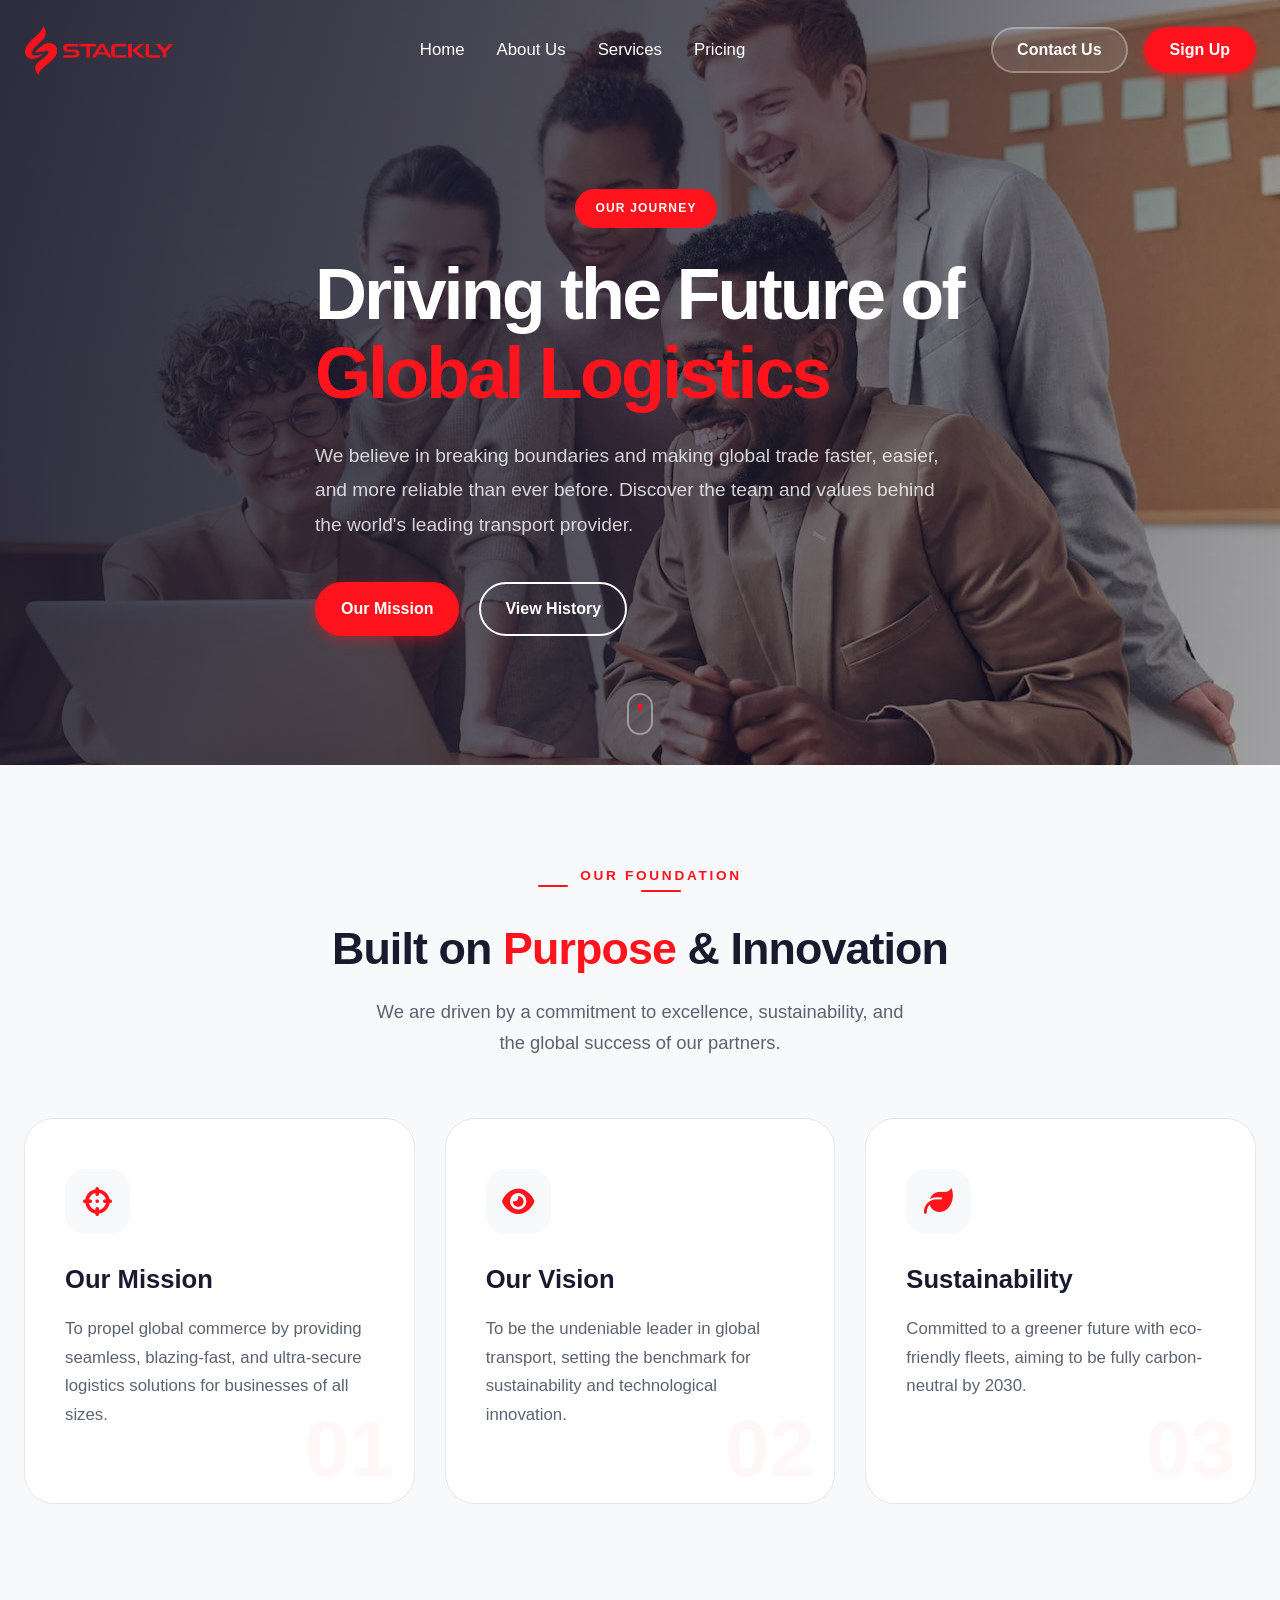
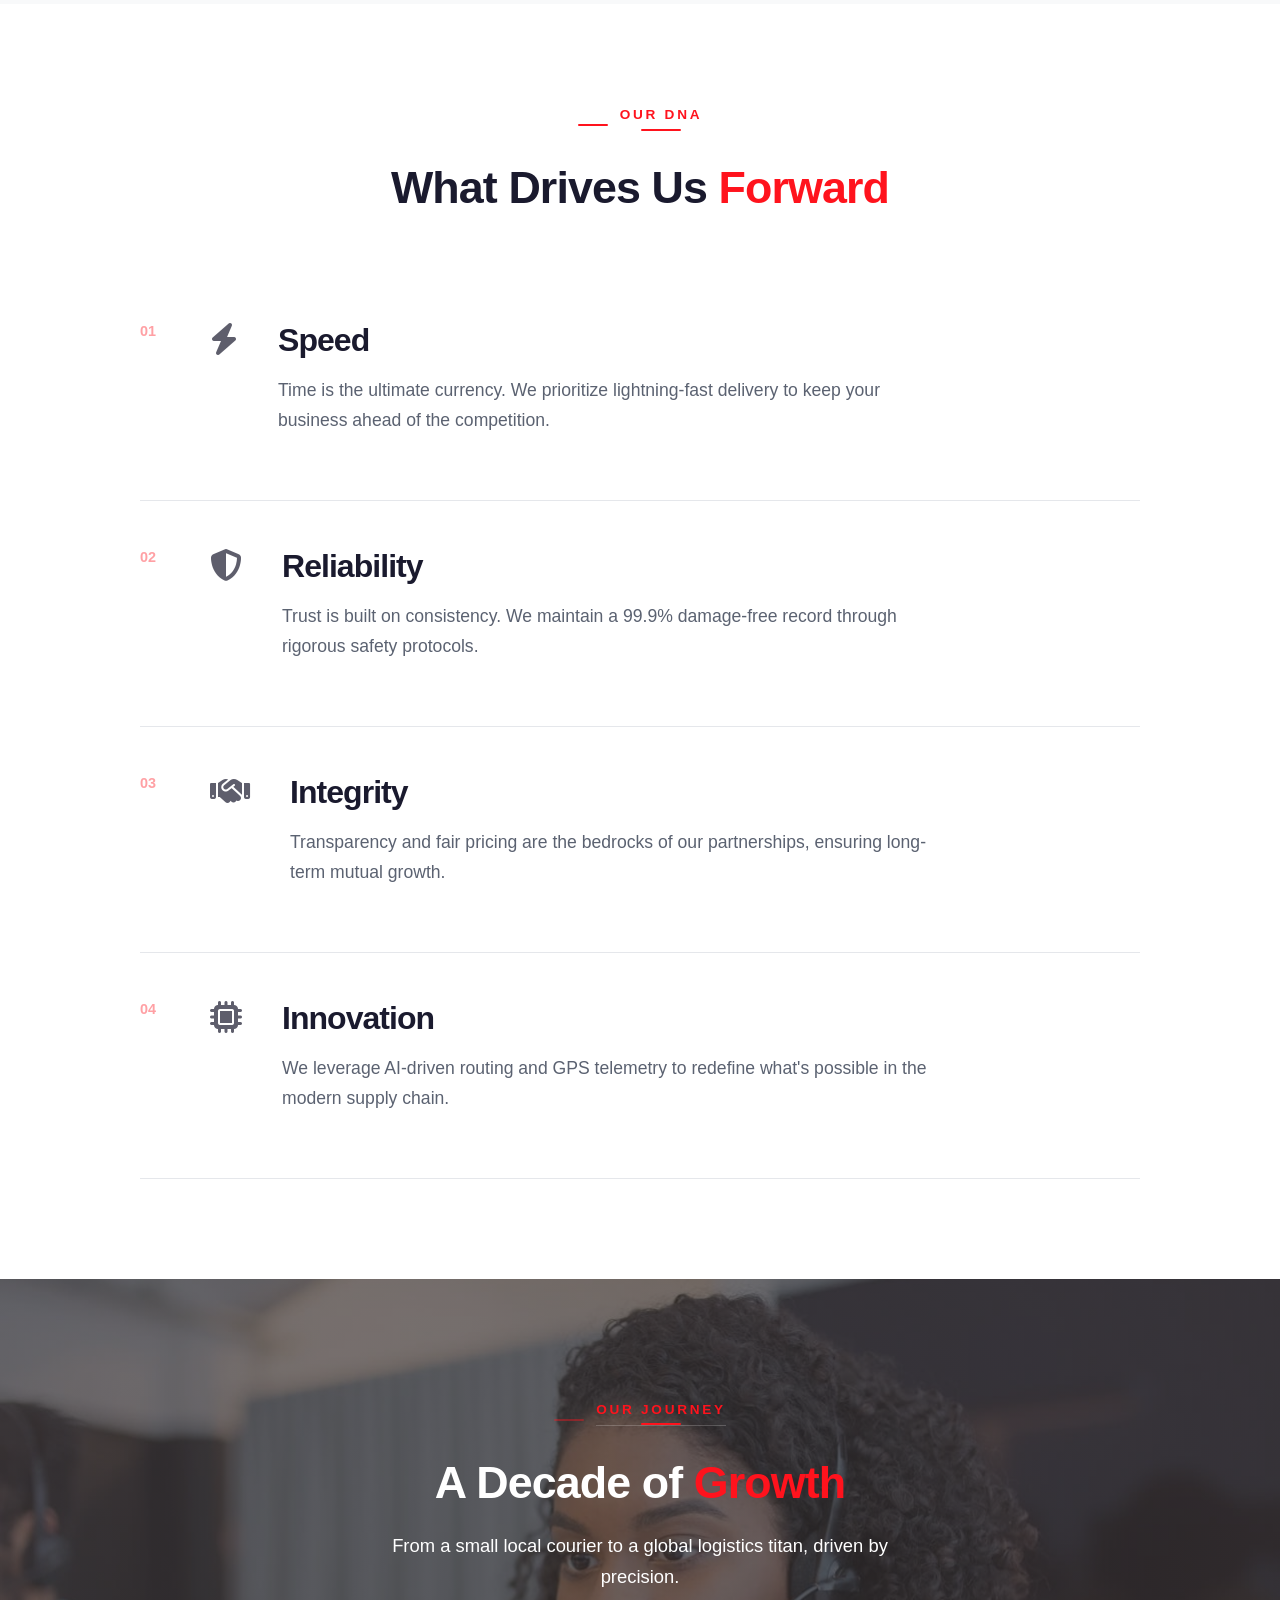
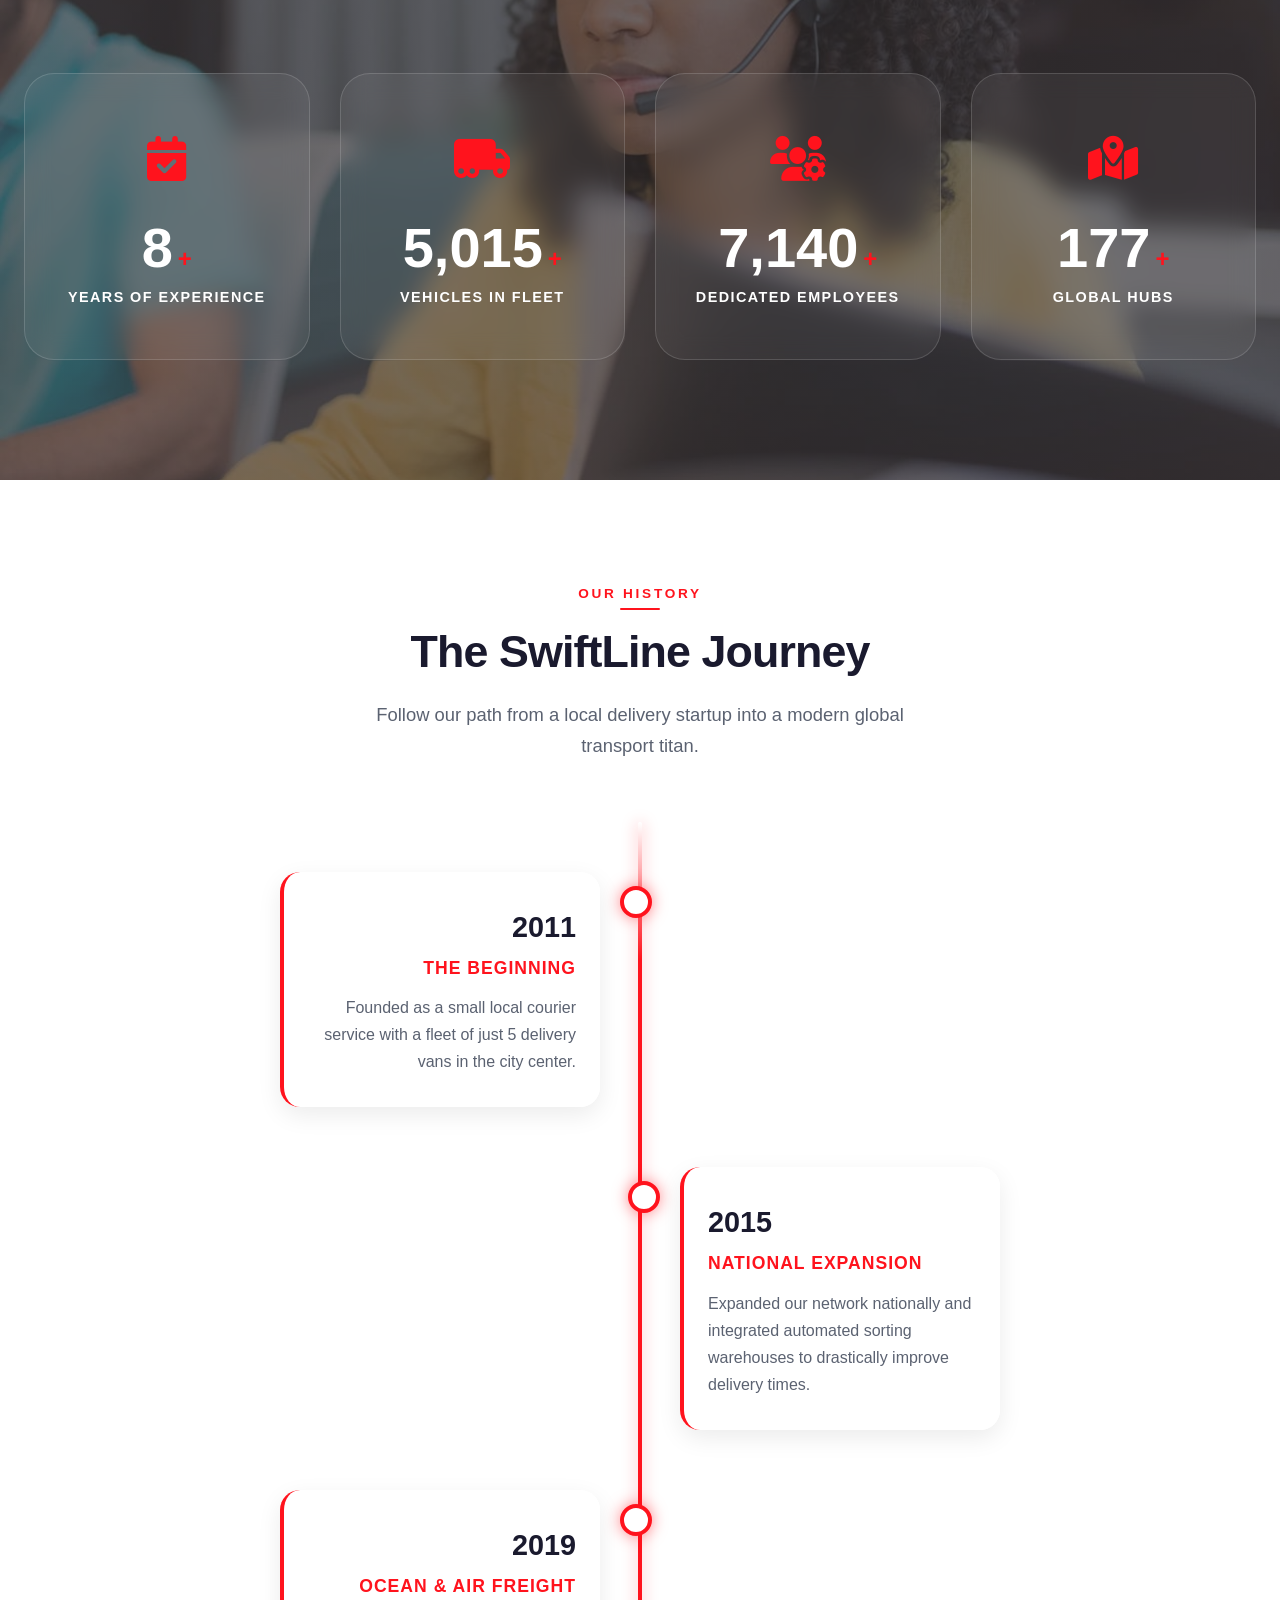
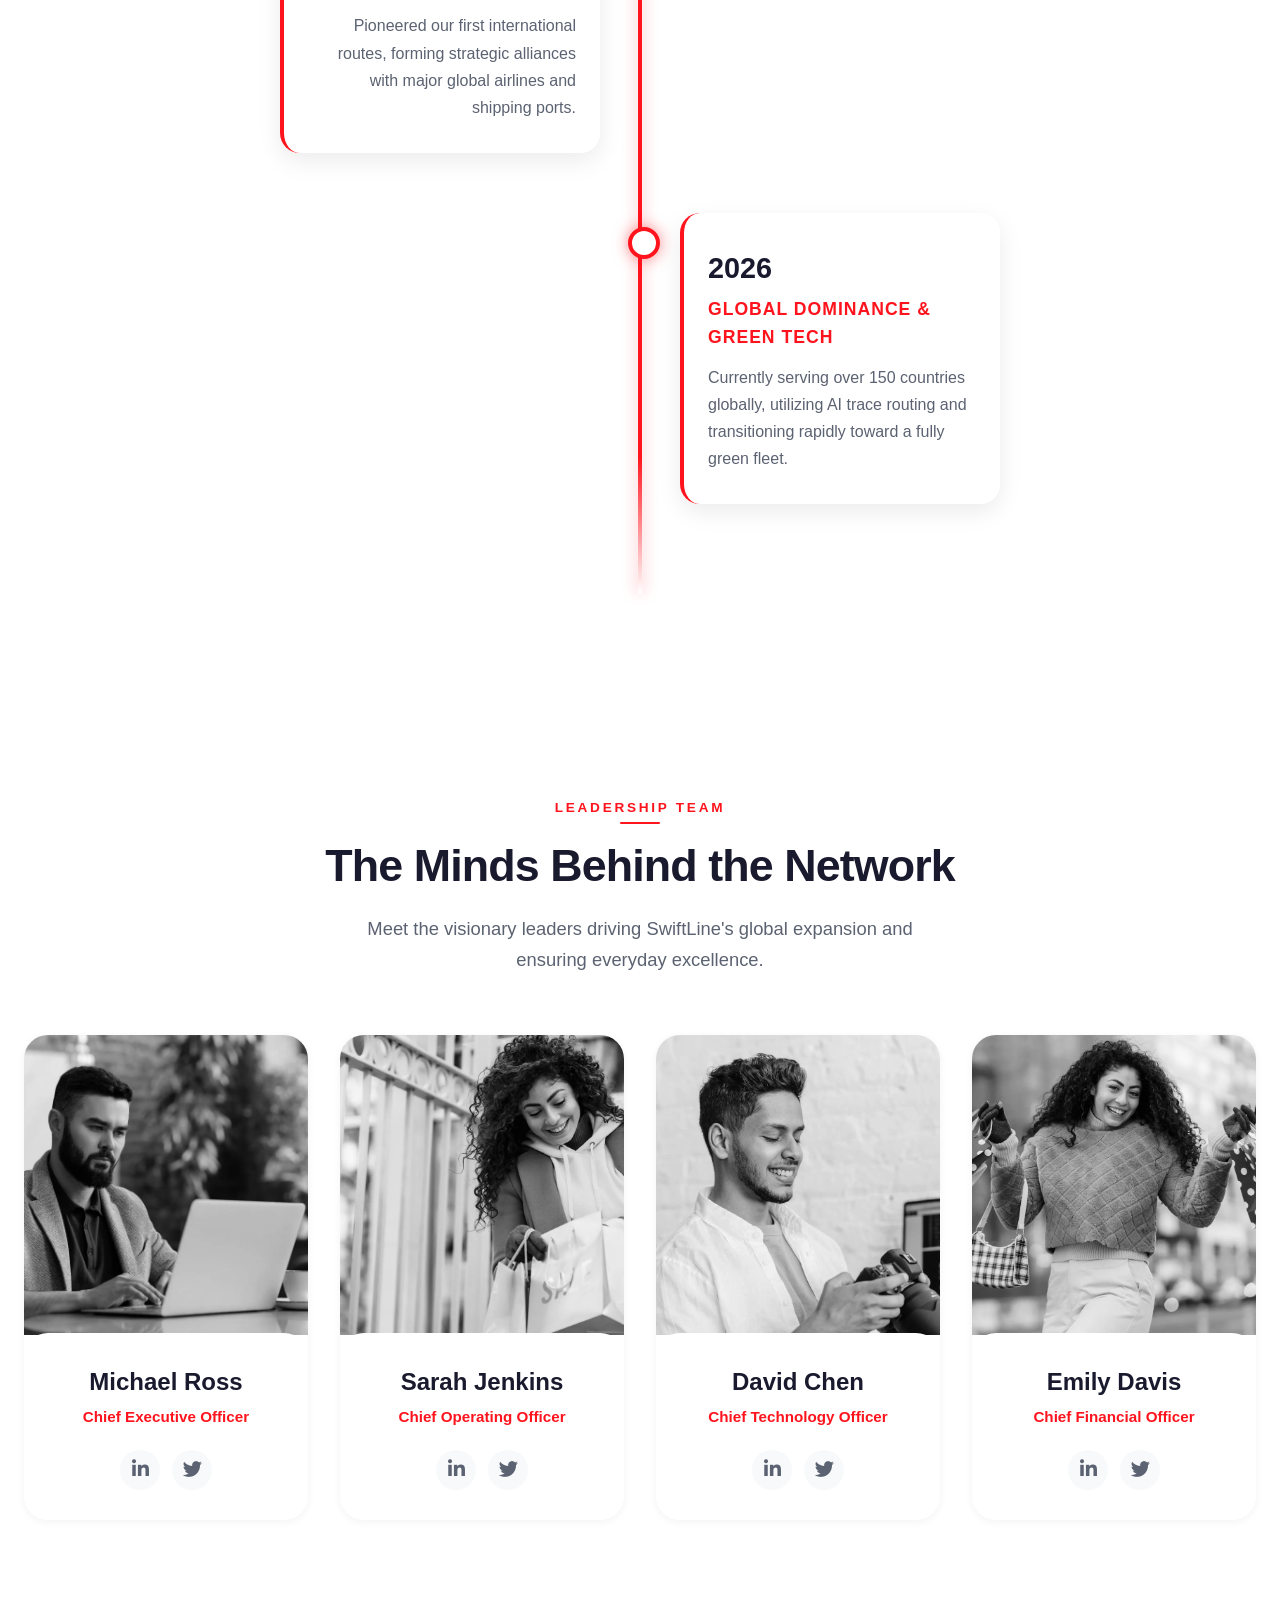
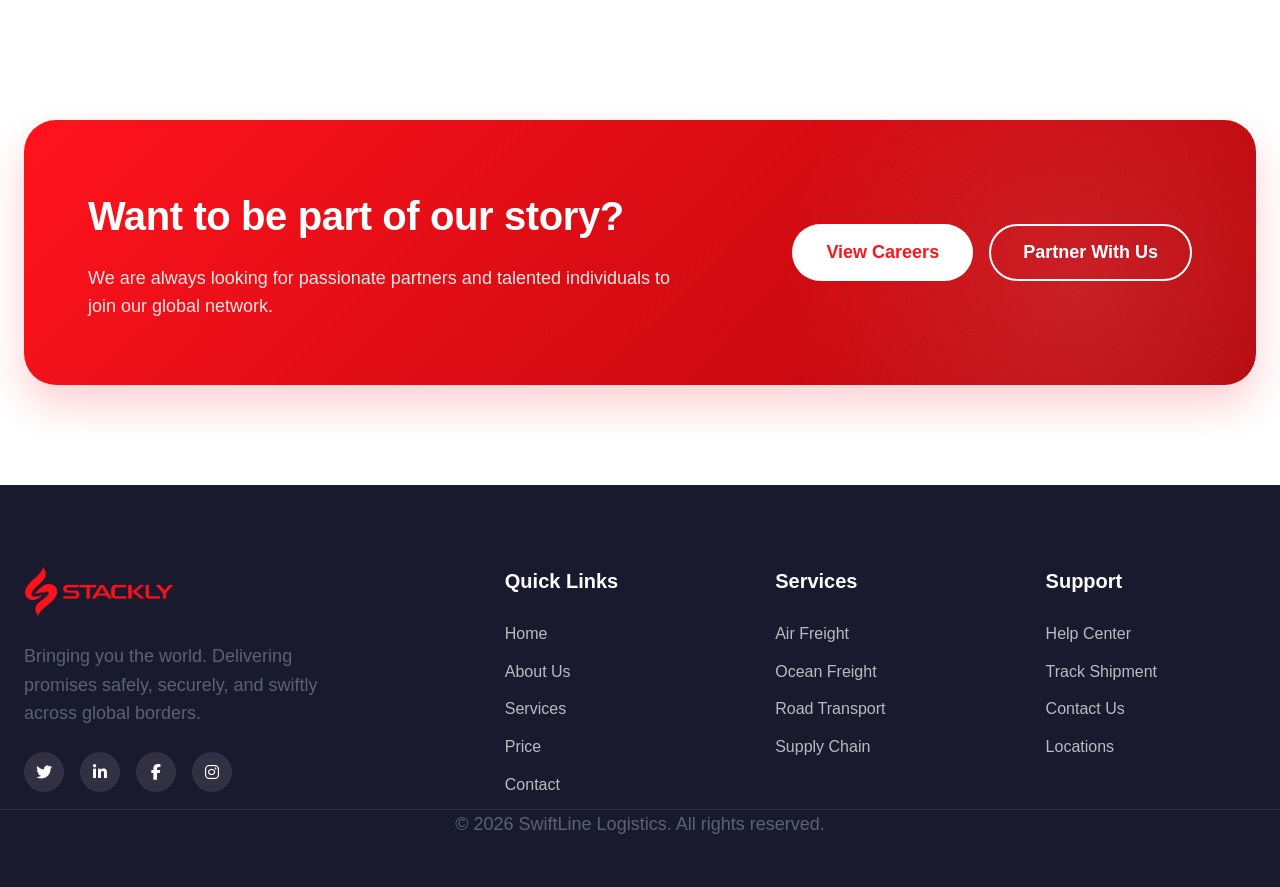
<file: about.html>
<!DOCTYPE html>
<html lang="en">

<head>
    <meta charset="UTF-8">
    <meta name="viewport" content="width=device-width, initial-scale=1.0">
    <title>Transport & Logistics</title>
    <link rel="icon" href="./assets/bg remove.webp">

    <link rel="stylesheet" href="style.css">
    <link rel="stylesheet" href="about.css">
    <link rel="stylesheet" href="./root.css">

    <link href="https://fonts.googleapis.com/icon?family=Material+Icons" rel="stylesheet">
    <link rel="stylesheet" href="https://cdnjs.cloudflare.com/ajax/libs/font-awesome/6.5.1/css/all.min.css">

    <link href="https://unpkg.com/aos@2.3.4/dist/aos.css" rel="stylesheet">

</head>

<body>

    <nav class="navbar" id="navbar">
        <div class="container nav-container">
            <a href="about.html" class="logo">
                <img src="./assets/dark red.webp" alt="logo" width="150px">
            </a>
            <div class="nav-links" id="navLinks">
                <a href="index.html">Home</a>
                <a href="about.html">About Us</a>
                <a href="service.html">Services</a>
                <a href="price.html">Pricing</a>
                <div class="mobile-actions">
                    <button class="btn btn-outline track-btn" onclick="window.location.href='contact.html'">Contact
                        Us</button>
                    <button class="btn btn-primary" onclick="window.location.href='sign.html'">Sign Up</button>
                </div>
            </div>
            <div class="nav-right">
                <button class="btn btn-outline track-btn" onclick="window.location.href='contact.html'">Contact
                    Us</button>
                <button class="btn btn-primary" onclick="window.location.href='sign.html'">Sign Up</button>
                <div class="mobile-menu-btn" id="mobileMenuBtn">
                    <i class="fas fa-bars"></i>
                </div>
            </div>
        </div>
    </nav>






    <section class="about-hero" id="about-hero">
        <div class="about-hero-bg">
            <img src="./assets/team.webp" alt="Global Logistics Operations">
            <div class="about-hero-overlay"></div>
        </div>

        <div class="container about-relative">
            <header class="about-hero-content reveal-up">
                <div class="subtitle-wrapper">
                    <span class="line line-white"></span>
                    <span class="subtitle text-white">Our Journey</span>
                </div>
                <h1>Driving the Future of <br><span class="highlight">Global Logistics</span></h1>
                <p>We believe in breaking boundaries and making global trade faster, easier, and more reliable than ever
                    before. Discover the team and values behind the world's leading transport provider.</p>

                <div class="about-hero-actions">
                    <a href="./404.html" class="btn btn-primary">Our Mission</a>
                    <a href="./404.html" class="btn btn-outline-white">View History</a>
                </div>
            </header>
        </div>

        <div class="scroll-down-indicator">
            <div class="mouse">
                <div class="wheel"></div>
            </div>
        </div>
    </section>






    <section class="mission-section section" id="mission" data-aos="fade-down">
        <div class="container">
            <header class="section-header reveal-up">
                <div class="subtitle-wrapper">
                    <span class="line"></span>
                    <span class="subtitle">Our Foundation</span>
                </div>
                <h2>Built on <span class="highlight">Purpose</span> & Innovation</h2>
                <p>We are driven by a commitment to excellence, sustainability, and the global success of our partners.
                </p>
            </header>

            <div class="mission-grid">
                <div class="mission-card reveal-up">
                    <div class="card-glow"></div>
                    <div class="mission-icon"><i class="fas fa-crosshairs"></i></div>
                    <h3>Our Mission</h3>
                    <p>To propel global commerce by providing seamless, blazing-fast, and ultra-secure logistics
                        solutions for businesses of all sizes.</p>
                    <div class="card-number">01</div>
                </div>

                <div class="mission-card reveal-up" style="transition-delay: 0.1s">
                    <div class="card-glow"></div>
                    <div class="mission-icon"><i class="fas fa-eye"></i></div>
                    <h3>Our Vision</h3>
                    <p>To be the undeniable leader in global transport, setting the benchmark for sustainability and
                        technological innovation.</p>
                    <div class="card-number">02</div>
                </div>

                <div class="mission-card reveal-up" style="transition-delay: 0.2s">
                    <div class="card-glow"></div>
                    <div class="mission-icon"><i class="fas fa-leaf"></i></div>
                    <h3>Sustainability</h3>
                    <p>Committed to a greener future with eco-friendly fleets, aiming to be fully carbon-neutral by
                        2030.</p>
                    <div class="card-number">03</div>
                </div>
            </div>
        </div>
    </section>








    <section class="values-minimal section" id="values" data-aos="fade-left">
        <div class="container">
            <header class="section-header reveal-up">
                <div class="subtitle-wrapper">
                    <span class="line"></span>
                    <span class="subtitle">Our DNA</span>
                </div>
                <h2>What Drives Us <span class="highlight">Forward</span></h2>
            </header>

            <div class="values-list-wrapper">
                <div class="value-item reveal-up">
                    <div class="value-number">01</div>
                    <div class="value-icon"><i class="fas fa-bolt"></i></div>
                    <div class="value-text">
                        <h3>Speed</h3>
                        <p>Time is the ultimate currency. We prioritize lightning-fast delivery to keep your business
                            ahead of the competition.</p>
                    </div>
                </div>

                <div class="value-item reveal-up" style="transition-delay: 0.1s">
                    <div class="value-number">02</div>
                    <div class="value-icon"><i class="fas fa-shield-alt"></i></div>
                    <div class="value-text">
                        <h3>Reliability</h3>
                        <p>Trust is built on consistency. We maintain a 99.9% damage-free record through rigorous safety
                            protocols.</p>
                    </div>
                </div>

                <div class="value-item reveal-up" style="transition-delay: 0.2s">
                    <div class="value-number">03</div>
                    <div class="value-icon"><i class="fas fa-handshake"></i></div>
                    <div class="value-text">
                        <h3>Integrity</h3>
                        <p>Transparency and fair pricing are the bedrocks of our partnerships, ensuring long-term mutual
                            growth.</p>
                    </div>
                </div>

                <div class="value-item reveal-up" style="transition-delay: 0.3s">
                    <div class="value-number">04</div>
                    <div class="value-icon"><i class="fas fa-microchip"></i></div>
                    <div class="value-text">
                        <h3>Innovation</h3>
                        <p>We leverage AI-driven routing and GPS telemetry to redefine what's possible in the modern
                            supply chain.</p>
                    </div>
                </div>
            </div>
        </div>
    </section>









    <section class="impact-stats-modern" id="impact" data-aos="zoom-in">
        <div class="impact-bg-wrap">
            <img src="./assets/img 8.webp" alt="Global Network Map" class="impact-bg-img">
            <div class="impact-mask-overlay" id="impactMask"></div>
        </div>

        <div class="container impact-relative">
            <header class="section-header reveal-up">
                <div class="subtitle-wrapper">
                    <span class="line line-white"></span>
                    <span class="subtitle subtitle-white">Our Journey</span>
                </div>
                <h2 class="text-white">A Decade of <span class="highlight">Growth</span></h2>
                <p class="text-white-80">From a small local courier to a global logistics titan, driven by precision.
                </p>
            </header>

            <div class="impact-grid-modern">
                <div class="impact-stat-card reveal-up">
                    <div class="stat-icon-wrap"><i class="fas fa-calendar-check"></i></div>
                    <div class="stat-info">
                        <h3 class="stat-count"><span class="counter" data-target="15">0</span><span
                                class="plus">+</span></h3>
                        <p>Years of Experience</p>
                    </div>
                </div>

                <div class="impact-stat-card reveal-up" style="transition-delay: 0.1s">
                    <div class="stat-icon-wrap"><i class="fas fa-truck-moving"></i></div>
                    <div class="stat-info">
                        <h3 class="stat-count"><span class="counter" data-target="8500">0</span><span
                                class="plus">+</span></h3>
                        <p>Vehicles in Fleet</p>
                    </div>
                </div>

                <div class="impact-stat-card reveal-up" style="transition-delay: 0.2s">
                    <div class="stat-icon-wrap"><i class="fas fa-users-cog"></i></div>
                    <div class="stat-info">
                        <h3 class="stat-count"><span class="counter" data-target="12000">0</span><span
                                class="plus">+</span></h3>
                        <p>Dedicated Employees</p>
                    </div>
                </div>

                <div class="impact-stat-card reveal-up" style="transition-delay: 0.3s">
                    <div class="stat-icon-wrap"><i class="fas fa-map-marked-alt"></i></div>
                    <div class="stat-info">
                        <h3 class="stat-count"><span class="counter" data-target="300">0</span><span
                                class="plus">+</span></h3>
                        <p>Global Hubs</p>
                    </div>
                </div>
            </div>
        </div>
    </section>










    <section class="section bg-gray" id="history">
        <div class="container">
            <div class="section-header">
                <h5 class="subtitle">Our History</h5>
                <h2>The SwiftLine Journey</h2>
                <p>Follow our path from a local delivery startup into a modern global transport titan.</p>
            </div>
            <div class="timeline-container">
                <div class="timeline-item left reveal-left" data-aos="fade-up">
                    <div class="timeline-content">
                        <h3>2011</h3>
                        <h4>The Beginning</h4>
                        <p>Founded as a small local courier service with a fleet of just 5 delivery vans in the city
                            center.</p>
                    </div>
                </div>
                <div class="timeline-item right reveal-right" data-aos="fade-down">
                    <div class="timeline-content">
                        <h3>2015</h3>
                        <h4>National Expansion</h4>
                        <p>Expanded our network nationally and integrated automated sorting warehouses to drastically
                            improve delivery times.</p>
                    </div>
                </div>
                <div class="timeline-item left reveal-left" data-aos="fade-up">
                    <div class="timeline-content">
                        <h3>2019</h3>
                        <h4>Ocean & Air Freight</h4>
                        <p>Pioneered our first international routes, forming strategic alliances with major global
                            airlines and shipping ports.</p>
                    </div>
                </div>
                <div class="timeline-item right reveal-right" data-aos="fade-down">
                    <div class="timeline-content">
                        <h3>2026</h3>
                        <h4>Global Dominance & Green Tech</h4>
                        <p>Currently serving over 150 countries globally, utilizing AI trace routing and transitioning
                            rapidly toward a fully green fleet.</p>
                    </div>
                </div>
            </div>
        </div>
    </section>








    <section class="section" id="team">
        <div class="container">
            <div class="section-header">
                <h5 class="subtitle">Leadership Team</h5>
                <h2>The Minds Behind the Network</h2>
                <p>Meet the visionary leaders driving SwiftLine's global expansion and ensuring everyday excellence.</p>
            </div>
            <div class="team-grid">
                <div class="team-card reveal-up" data-aos="fade-up">
                    <div class="team-img-wrapper">
                        <img src="./assets/m2.webp" alt="CEO" class="team-img">
                    </div>
                    <div class="team-info">
                        <h3>Michael Ross</h3>
                        <p>Chief Executive Officer</p>
                        <div class="team-social">
                            <a href="./404.html"><i class="fab fa-linkedin-in"></i></a>
                            <a href="./404.html"><i class="fab fa-twitter"></i></a>
                        </div>
                    </div>
                </div>
                <div class="team-card reveal-up" style="transition-delay: 0.1s" data-aos="fade-down">
                    <div class="team-img-wrapper">
                        <img src="./assets/essen 1.webp" alt="COO" class="team-img">
                    </div>
                    <div class="team-info">
                        <h3>Sarah Jenkins</h3>
                        <p>Chief Operating Officer</p>
                        <div class="team-social">
                            <a href="./404.html"><i class="fab fa-linkedin-in"></i></a>
                            <a href="./404.html"><i class="fab fa-twitter"></i></a>
                        </div>
                    </div>
                </div>
                <div class="team-card reveal-up" style="transition-delay: 0.2s" data-aos="fade-left">
                    <div class="team-img-wrapper">
                        <img src="./assets/m3.webp" alt="CTO" class="team-img">
                    </div>
                    <div class="team-info">
                        <h3>David Chen</h3>
                        <p>Chief Technology Officer</p>
                        <div class="team-social">
                            <a href="./404.html"><i class="fab fa-linkedin-in"></i></a>
                            <a href="./404.html"><i class="fab fa-twitter"></i></a>
                        </div>
                    </div>
                </div>
                <div class="team-card reveal-up" style="transition-delay: 0.3s" data-aos="fade-down">
                    <div class="team-img-wrapper">
                        <img src="./assets/essen 2.webp" alt="CFO" class="team-img">
                    </div>
                    <div class="team-info">
                        <h3>Emily Davis</h3>
                        <p>Chief Financial Officer</p>
                        <div class="team-social">
                            <a href="./404.html"><i class="fab fa-linkedin-in"></i></a>
                            <a href="./404.html"><i class="fab fa-twitter"></i></a>
                        </div>
                    </div>
                </div>
            </div>
        </div>
    </section>







    <section class="about section" id="cta">
        <div class="container" data-aos="zoom-in">
            <div class="cta-banner reveal-up">
                <div class="cta-banner-content">
                    <h2>Want to be part of our story?</h2>
                    <p>We are always looking for passionate partners and talented individuals to join our global
                        network.
                    </p>
                </div>
                <div class="cta-banner-actions">
                    <button class="btn btn-white btn-large" onclick="window.location.href='./404.html'">View
                        Careers</button>
                    <button class="btn btn-outline-white btn-large" onclick="window.location.href='./404.html'">Partner
                        With Us</button>
                </div>
            </div>
        </div>
    </section>






    <footer class="footer">
        <div class="container footer-content">
            <div class="footer-brand">
                <a href="about.html" class="logo footer-logo">
                    <img src="./assets/dark red.webp" alt="logo" width="150px">
                </a>
                <p>Bringing you the world. Delivering promises safely, securely, and swiftly across global borders.</p>
                <div class="social-links">
                    <a href="./404.html"><i class="fab fa-twitter"></i></a>
                    <a href="./404.html"><i class="fab fa-linkedin-in"></i></a>
                    <a href="./404.html"><i class="fab fa-facebook-f"></i></a>
                    <a href="./404.html"><i class="fab fa-instagram"></i></a>
                </div>
            </div>
            <div class="footer-links">
                <h4>Quick Links</h4>
                <a href="index.html">Home</a>
                <a href="about.html">About Us</a>
                <a href="service.html">Services</a>
                <a href="price.html">Price</a>
                <a href="contact.html">Contact</a>
                <!-- <a href="sign.html">Sign Up</a> -->
            </div>
            <div class="footer-links">
                <h4>Services</h4>
                <a href="./404.html">Air Freight</a>
                <a href="./404.html">Ocean Freight</a>
                <a href="./404.html">Road Transport</a>
                <a href="./404.html">Supply Chain</a>
            </div>
            <div class="footer-links">
                <h4>Support</h4>
                <a href="./404.html">Help Center</a>
                <a href="./404.html">Track Shipment</a>
                <a href="./404.html">Contact Us</a>
                <a href="./404.html">Locations</a>
            </div>
        </div>
        <div class="container text-center footer-bottom">
            <p>&copy; 2026 SwiftLine Logistics. All rights reserved.</p>
        </div>
    </footer>


    <script src="script.js"></script>


    <script>

        document.addEventListener('DOMContentLoaded', () => {

            const startCounter = (el) => {
                const target = parseInt(el.getAttribute('data-target'));
                const duration = 2000;
                const step = target / (duration / 10);

                let current = 0;
                const timer = setInterval(() => {
                    current += step;
                    if (current >= target) {
                        el.innerText = target.toLocaleString();
                        clearInterval(timer);
                    } else {
                        el.innerText = Math.floor(current).toLocaleString();
                    }
                }, 10);
            };

            const counterObserver = new IntersectionObserver((entries, observer) => {
                entries.forEach(entry => {
                    if (entry.isIntersecting) {
                        startCounter(entry.target);
                        observer.unobserve(entry.target);
                    }
                });
            }, {
                threshold: 0.5
            });

            document.querySelectorAll('.counter').forEach(counter => {
                counterObserver.observe(counter);
            });
        });

    </script>

    <script src="https://unpkg.com/aos@2.3.4/dist/aos.js"></script>

    <script>

        AOS.init({
            duration: 900,
            easing: 'ease-in-out',
            once: true,
        });

        // data-aos="fade-up"
        // fade-up, fade-down, fade-left, fade-right, zoom-in,	slide-up, flip-left	

    </script>



</body>

</html>
</file>
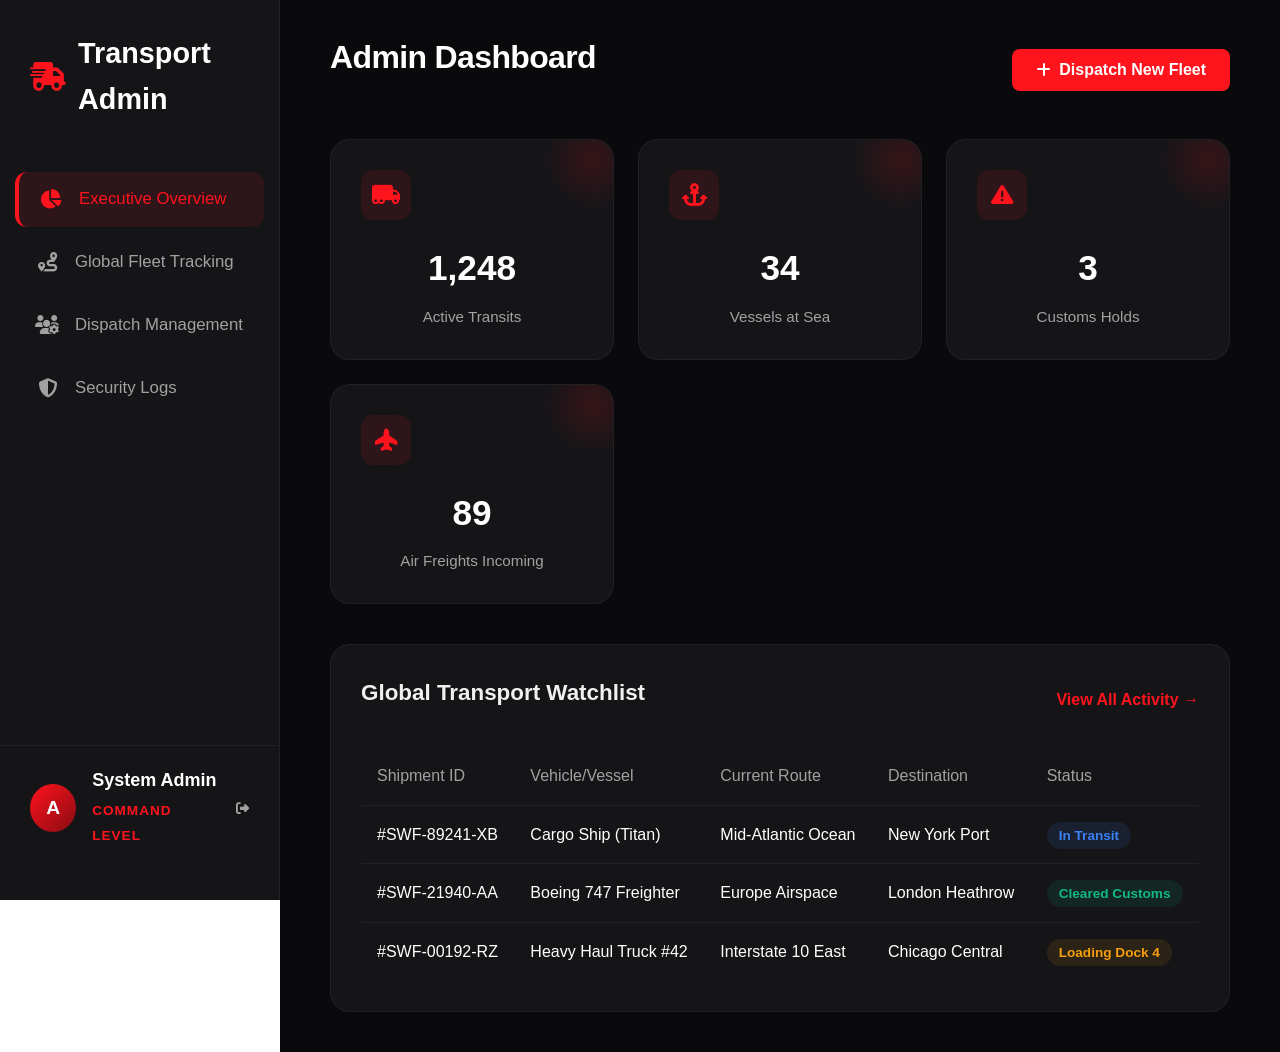
<file: admin.html>
<!DOCTYPE html>
<html lang="en">
<head>
    <meta charset="UTF-8">
    <meta name="viewport" content="width=device-width, initial-scale=1.0">
    <title>Transport & Logistics</title>
    <link rel="icon" href="./assets/bg remove.webp">

    <link rel="stylesheet" href="style.css">
    <link rel="stylesheet" href="admin.css">
    <link rel="stylesheet" href="./root.css">

    <link href="https://fonts.googleapis.com/icon?family=Material+Icons" rel="stylesheet">
    <link rel="stylesheet" href="https://cdnjs.cloudflare.com/ajax/libs/font-awesome/6.5.1/css/all.min.css">

    <link href="https://unpkg.com/aos@2.3.4/dist/aos.css" rel="stylesheet">
</head>
<body>

    <aside class="sidebar">
        <div class="sidebar-header">
            <a href="index.html" class="brand"><i class="fas fa-truck-fast"></i> Transport Admin</a>
            <button class="close-sidebar" onclick="document.querySelector('.sidebar').classList.remove('active')"><i class="fas fa-times"></i></button>
        </div>
        
        <nav class="nav-menu">
            <a href="./404.html" class="nav-item active"><i class="fas fa-chart-pie"></i> Executive Overview</a>
            <a href="./404.html" class="nav-item"><i class="fas fa-route"></i> Global Fleet Tracking</a>
            <a href="./404.html" class="nav-item"><i class="fas fa-users-cog"></i> Dispatch Management</a>
            <a href="./404.html" class="nav-item"><i class="fas fa-shield-alt"></i> Security Logs</a>
        </nav>

        <div class="user-panel">
            <div class="user-avatar" id="avatarInitial">A</div>
            <div class="user-info">
                <p id="adminNameDisplay">System Admin</p>
                <span>Command Level</span>
                <span id="adminEmailDisplay" style="display:block; text-transform:none; letter-spacing:normal; color: var(--text-muted); margin-top:2px; font-size: 0.8rem;"></span>
            </div>
            <button class="logout-btn" title="Log Out" onclick="window.location.href='index.html'"><i class="fas fa-sign-out-alt"></i></button>
        </div>
    </aside>

    <main class="main-canvas">
        <div class="top-bar">
            <button class="mobile-toggle" onclick="document.querySelector('.sidebar').classList.toggle('active')"><i class="fas fa-bars"></i></button>
            <h1 class="page-title">Admin Dashboard</h1>
            <div class="quick-actions">
                <button class="btn" onclick="window.location.href='./404.html'"><i class="fas fa-plus"></i> Dispatch New Fleet</button>
            </div>
        </div>

        <div class="stat-grid">
            <div class="stat-card">
                <div class="stat-icon"><i class="fas fa-truck-moving"></i></div>
                <div class="stat-value">1,248</div>
                <div class="stat-label">Active Transits</div>
            </div>
            <div class="stat-card">
                <div class="stat-icon"><i class="fas fa-anchor"></i></div>
                <div class="stat-value">34</div>
                <div class="stat-label">Vessels at Sea</div>
            </div>
            <div class="stat-card">
                <div class="stat-icon"><i class="fas fa-exclamation-triangle"></i></div>
                <div class="stat-value">3</div>
                <div class="stat-label">Customs Holds</div>
            </div>
            <div class="stat-card">
                <div class="stat-icon"><i class="fas fa-plane-up"></i></div>
                <div class="stat-value">89</div>
                <div class="stat-label">Air Freights Incoming</div>
            </div>
        </div>

        <div class="panel">
            <div class="panel-header">
                <h3>Global Transport Watchlist</h3>
                <a href="./404.html" style="color: var(--primary-color); text-decoration: none; font-weight: 600;">View All Activity &rarr;</a>
            </div>
            <div class="table-responsive">
                <table>
                    <thead>
                        <tr>
                            <th>Shipment ID</th>
                            <th>Vehicle/Vessel</th>
                            <th>Current Route</th>
                            <th>Destination</th>
                            <th>Status</th>
                        </tr>
                    </thead>
                    <tbody>
                        <tr>
                            <td>#SWF-89241-XB</td>
                            <td>Cargo Ship (Titan)</td>
                            <td>Mid-Atlantic Ocean</td>
                            <td>New York Port</td>
                            <td><span class="status-badge status-transit">In Transit</span></td>
                        </tr>
                        <tr>
                            <td>#SWF-21940-AA</td>
                            <td>Boeing 747 Freighter</td>
                            <td>Europe Airspace</td>
                            <td>London Heathrow</td>
                            <td><span class="status-badge status-delivered">Cleared Customs</span></td>
                        </tr>
                        <tr>
                            <td>#SWF-00192-RZ</td>
                            <td>Heavy Haul Truck #42</td>
                            <td>Interstate 10 East</td>
                            <td>Chicago Central</td>
                            <td><span class="status-badge status-pending">Loading Dock 4</span></td>
                        </tr>
                    </tbody>
                </table>
            </div>
        </div>
    </main>

    <script>
        // Safely display logged-in user data without strict routing constraints
        try {
            const sessionData = localStorage.getItem('swiftline_session');
            if (sessionData) {
                const session = JSON.parse(sessionData);
                if (session.name) {
                    document.getElementById('adminNameDisplay').textContent = session.name;
                    document.getElementById('avatarInitial').textContent = session.name.charAt(0).toUpperCase();
                }
                if (session.email) {
                    document.getElementById('adminEmailDisplay').textContent = session.email;
                }
            }
        } catch(e) {}

        function logout() {
            localStorage.removeItem('swiftline_session');
            window.location.href = 'auth.html';
        }
    </script>
</body>
</html>
</file>
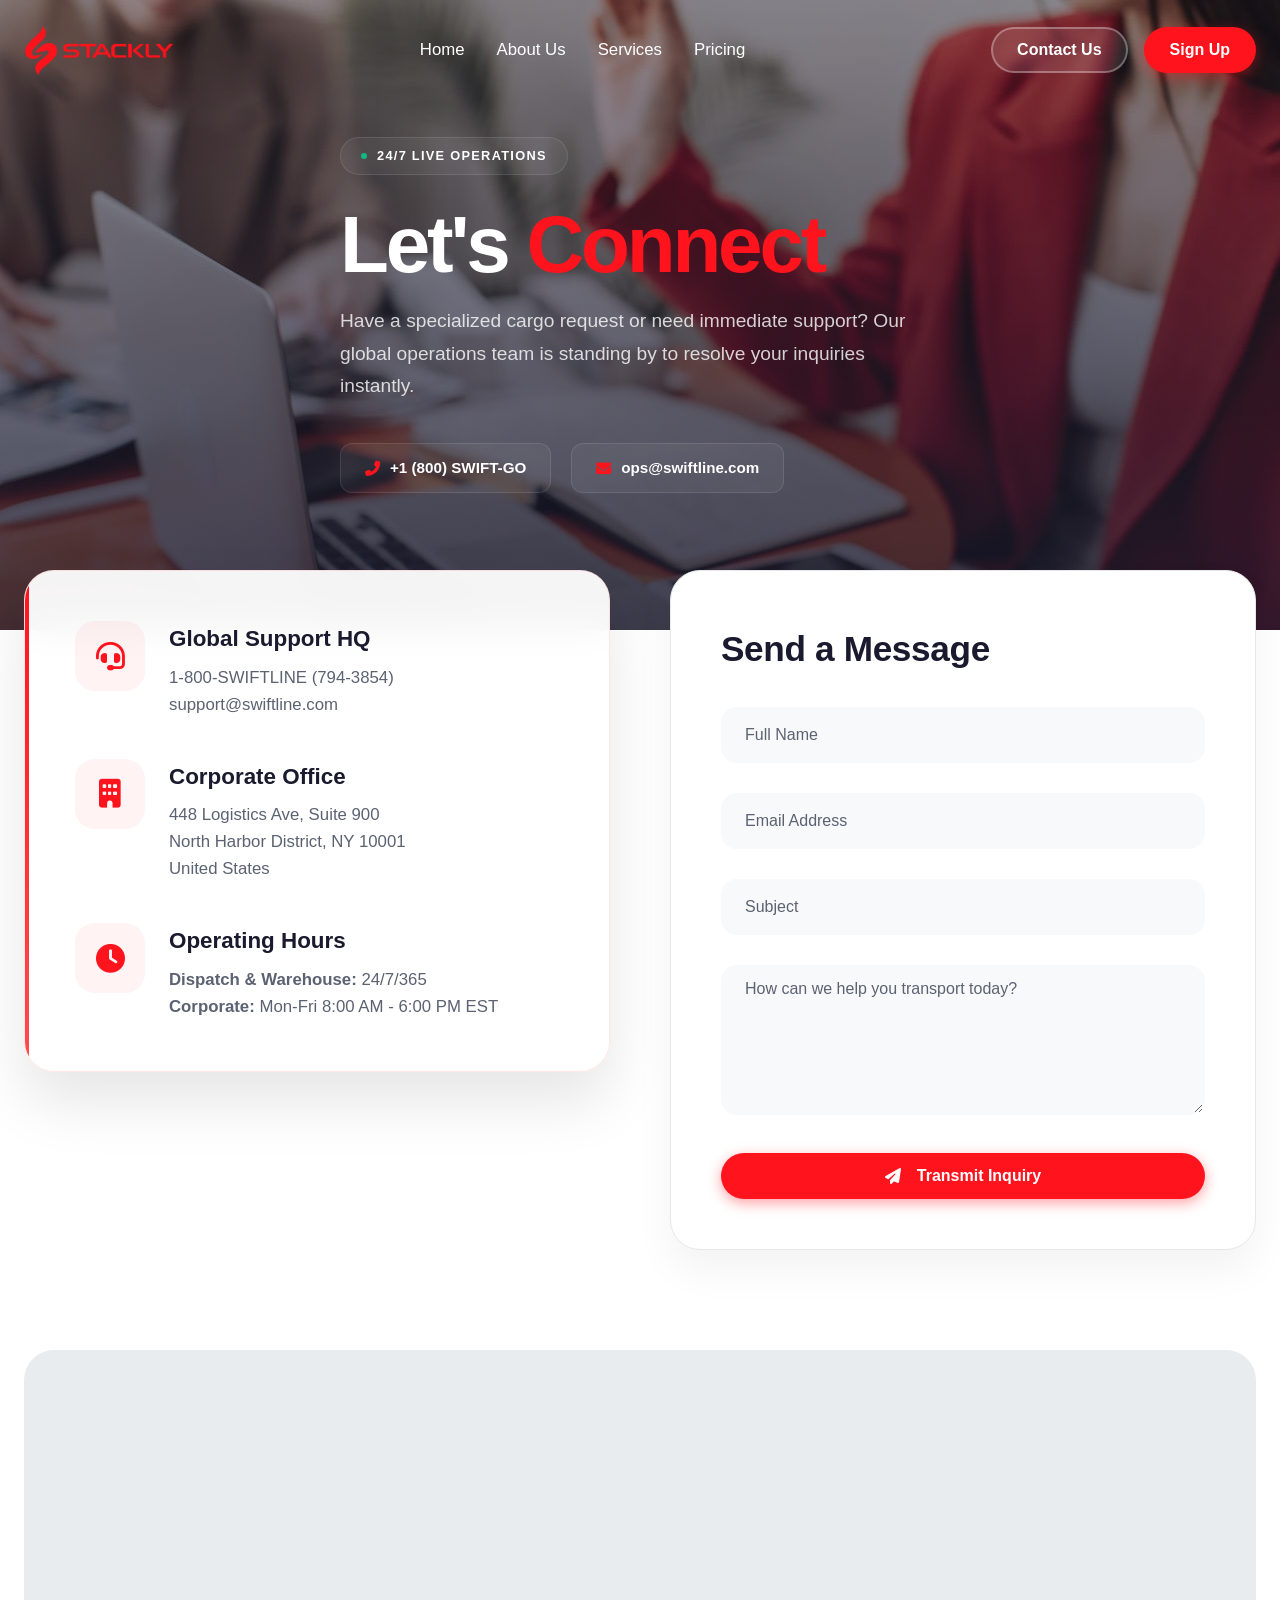
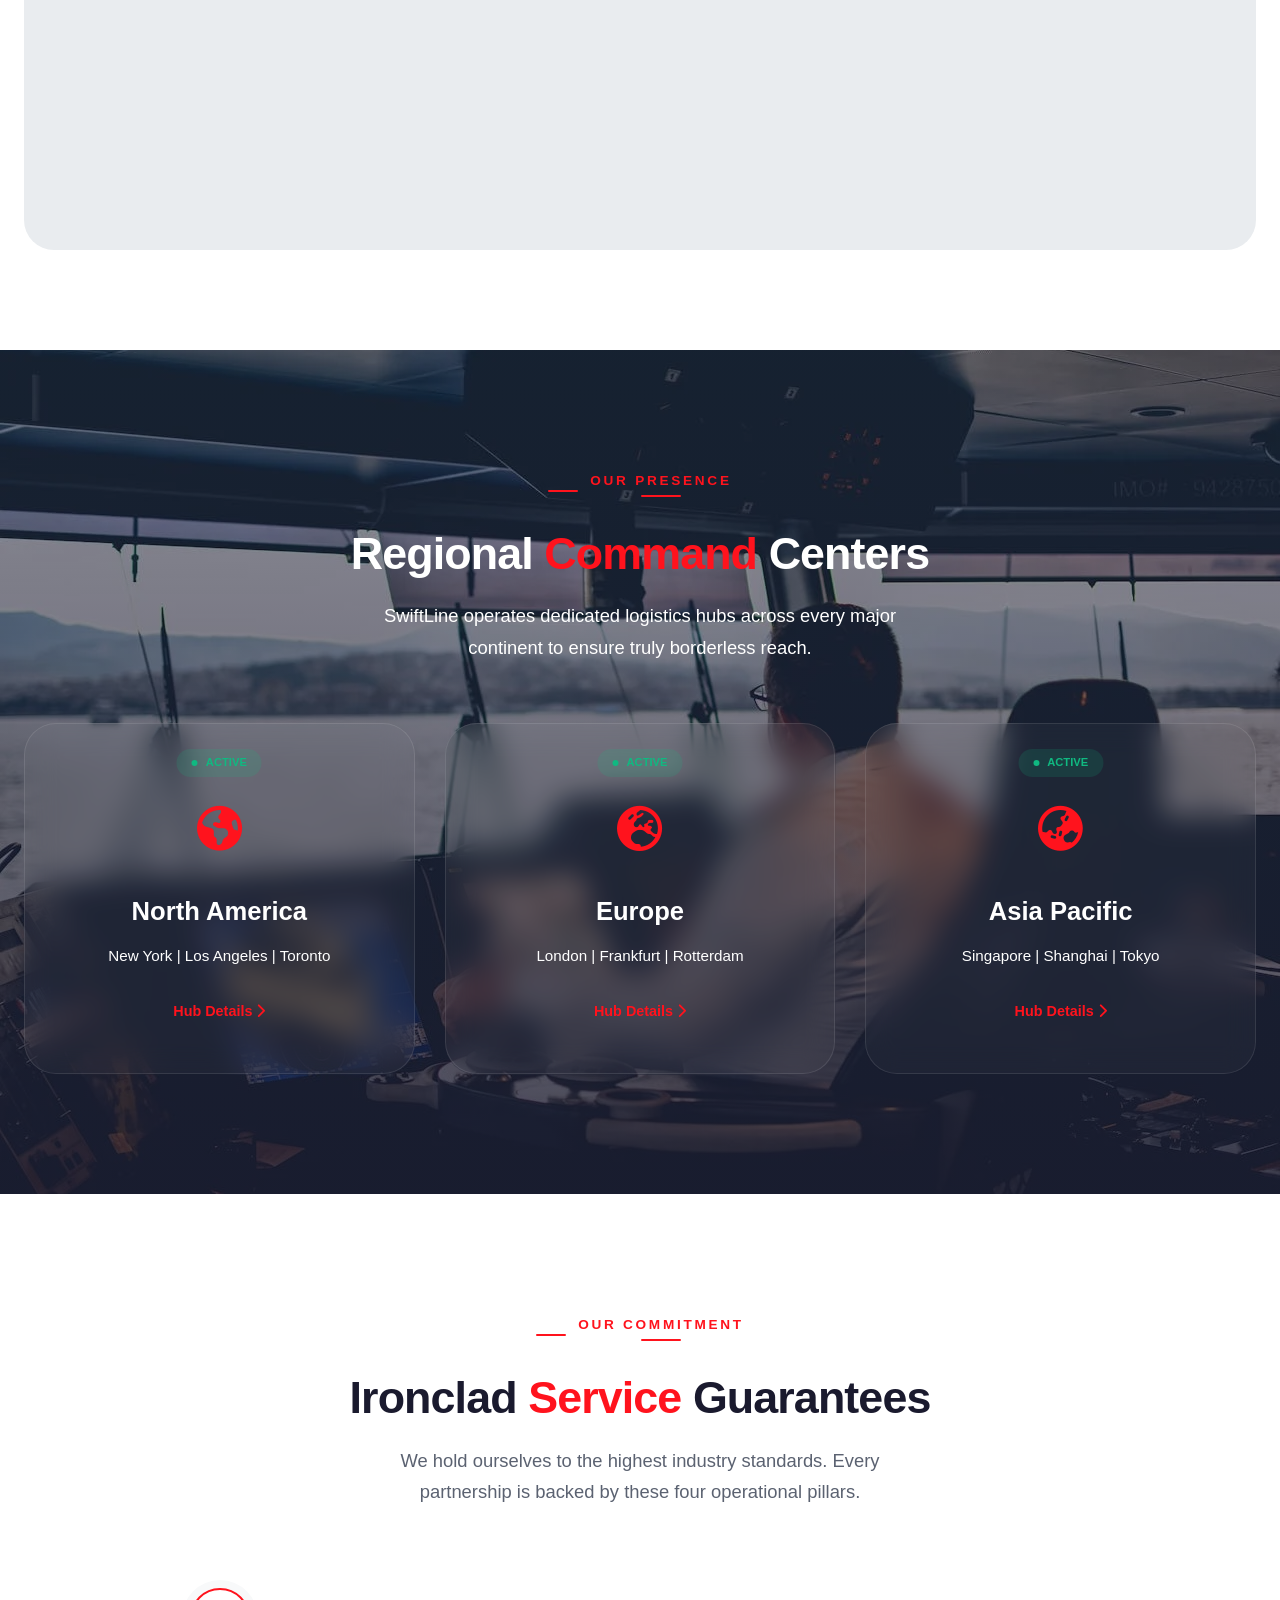
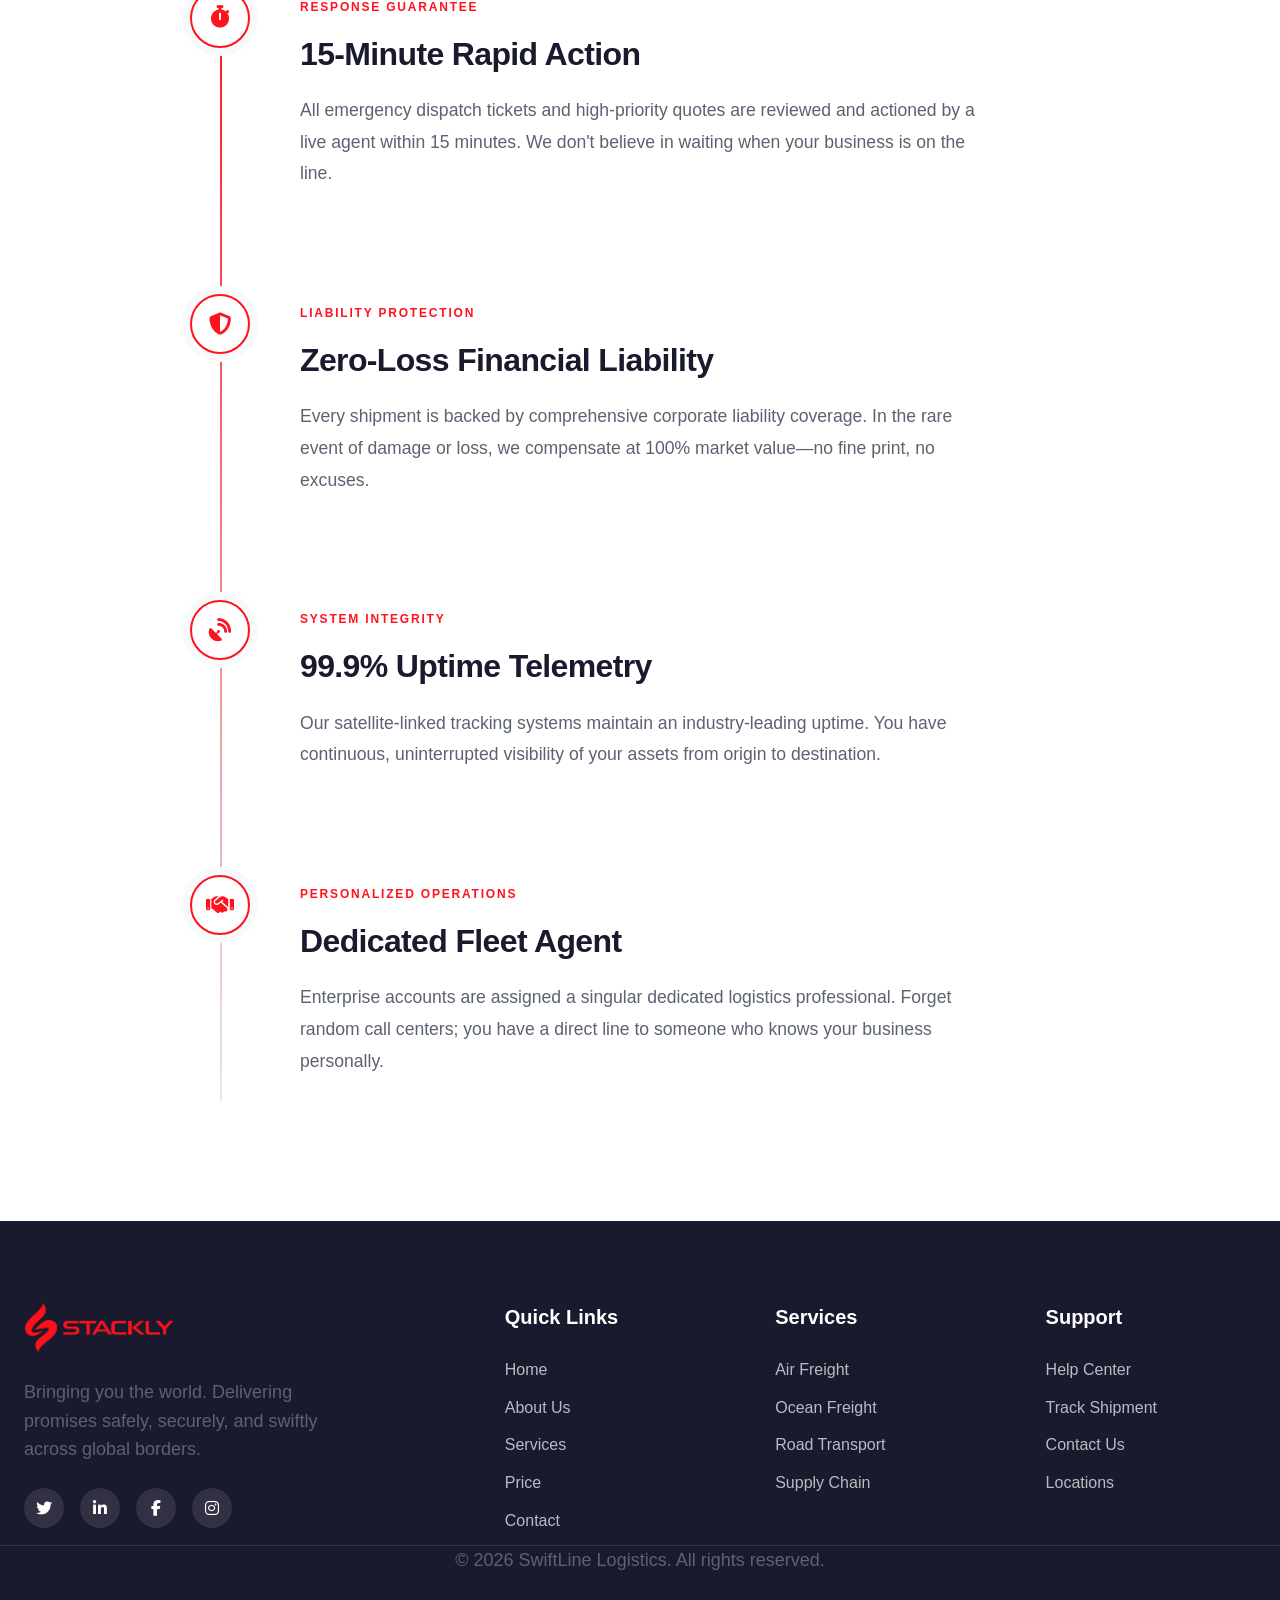
<file: contact.html>
<!DOCTYPE html>
<html lang="en">

<head>
    <meta charset="UTF-8">
    <meta name="viewport" content="width=device-width, initial-scale=1.0">
    <title>Transport & Logistics</title>
    <link rel="icon" href="./assets/bg remove.webp">

    <link rel="stylesheet" href="style.css">
    <link rel="stylesheet" href="contact.css">
    <link rel="stylesheet" href="./root.css">

    <link href="https://fonts.googleapis.com/icon?family=Material+Icons" rel="stylesheet">
    <link rel="stylesheet" href="https://cdnjs.cloudflare.com/ajax/libs/font-awesome/6.5.1/css/all.min.css">

    <link href="https://unpkg.com/aos@2.3.4/dist/aos.css" rel="stylesheet">
</head>

<body>
    <!-- Navbar -->
    <nav class="navbar" id="navbar">
        <div class="container nav-container">
            <a href="contact.html" class="logo">
                <img src="./assets/dark red.webp" alt="logo" width="150px">
            </a>
            <div class="nav-links" id="navLinks">
                <a href="index.html">Home</a>
                <a href="about.html">About Us</a>
                <a href="service.html">Services</a>
                <a href="price.html">Pricing</a>
                <div class="mobile-actions">
                    <button class="btn btn-outline track-btn" onclick="window.location.href='contact.html'">Contact
                        Us</button>
                    <button class="btn btn-primary" onclick="window.location.href='sign.html'">Sign Up</button>
                </div>
            </div>
            <div class="nav-right">
                <button class="btn btn-outline track-btn" onclick="window.location.href='contact.html'">Contact
                    Us</button>
                <button class="btn btn-primary" onclick="window.location.href='sign.html'">Sign Up</button>
                <div class="mobile-menu-btn" id="mobileMenuBtn">
                    <i class="fas fa-bars"></i>
                </div>
            </div>
        </div>
    </nav>







    <section class="contact-hero" id="contact-hero">
        <div class="contact-hero-bg">
            <img src="./assets/img 4.webp" alt="Global Logistics Network">

            <div class="contact-mask-overlay"></div>
        </div>

        <div class="container contact-relative">
            <header class="contact-header-text reveal-up">
                <div class="status-badge">
                    <span class="pulse-dot"></span>
                    <span class="badge-text text-white">24/7 Live Operations</span>
                </div>
                <h1>Let's <span class="highlight">Connect</span></h1>
                <p>Have a specialized cargo request or need immediate support? Our global operations team is standing by
                    to resolve your inquiries instantly.</p>

                <div class="hero-contact-info">
                    <a href="./404.html" class="contact-pill"><i class="fas fa-phone-alt"></i> +1 (800)
                        SWIFT-GO</a>
                    <a href="./404.html" class="contact-pill"><i class="fas fa-envelope"></i>
                        ops@swiftline.com</a>
                </div>
            </header>
        </div>
    </section>








    <section class="section" style="padding-top: 0; z-index: 10;">
        <div class="container">
            <div class="contact-grid">

                <div class="contact-info-panel reveal-up">
                    <div class="info-block">
                        <div class="info-icon"><i class="fas fa-headset"></i></div>
                        <div class="info-content">
                            <h3>Global Support HQ</h3>
                            <p>1-800-SWIFTLINE (794-3854)<br>support@swiftline.com</p>
                        </div>
                    </div>
                    <div class="info-block" style="transition-delay: 0.1s">
                        <div class="info-icon"><i class="fas fa-building"></i></div>
                        <div class="info-content">
                            <h3>Corporate Office</h3>
                            <p>448 Logistics Ave, Suite 900<br>North Harbor District, NY 10001<br>United States</p>
                        </div>
                    </div>
                    <div class="info-block" style="transition-delay: 0.2s">
                        <div class="info-icon"><i class="fas fa-clock"></i></div>
                        <div class="info-content">
                            <h3>Operating Hours</h3>
                            <p><strong>Dispatch & Warehouse:</strong> 24/7/365<br><strong>Corporate:</strong> Mon-Fri
                                8:00 AM - 6:00 PM EST</p>
                        </div>
                    </div>
                </div>

                <div class="contact-form-wrapper reveal-up" style="transition-delay: 0.1s">
                    <h2>Send a Message</h2>

                    <form id="contactForm" action="./404.html" method="GET">
                        <div class="form-group">
                            <input type="text" class="form-control" id="fullName" placeholder=" " required
                                oninput="this.value = this.value.replace(/[^A-Za-z\s]/g, ''); this.classList.add('touched')"
                                pattern="[A-Za-z\s]{2,}">
                            <label for="fullName">Full Name</label>
                            <span class="error-message">Only alphabet characters permitted (no numbers)</span>
                        </div>

                        <div class="form-group">
                            <input type="email" class="form-control" id="emailAddress" placeholder=" " required
                                onblur="this.classList.add('touched')">
                            <label for="emailAddress">Email Address</label>
                            <span class="error-message">Please enter a valid email format</span>
                        </div>

                        <div class="form-group">
                            <input type="text" class="form-control" id="subject" placeholder=" " required
                                onblur="this.classList.add('touched')">
                            <label for="subject">Subject</label>
                        </div>

                        <div class="form-group">
                            <textarea class="form-control" id="message" placeholder=" " required
                                onblur="this.classList.add('touched')"></textarea>
                            <label for="message">How can we help you transport today?</label>
                        </div>

                        <button type="submit" class="btn btn-primary btn-submit">
                            <i class="fas fa-paper-plane" style="margin-right: 8px;"></i> Transmit Inquiry
                        </button>
                    </form>

                </div>

            </div>

            <div class="map-section reveal-up">
                <iframe
                    src="https://www.google.com/maps/embed?pb=!1m18!1m12!1m3!1d193595.2528000654!2d-74.14448744410903!3d40.69763123330626!2m3!1f0!2f0!3f0!3m2!1i1024!2i768!4f13.1!3m3!1m2!1s0x89c24fa5d33f083b%3A0xc80b8f06e177fe62!2sNew%20York%2C%20NY!5e0!3m2!1sen!2sus!4v1711200000000!5m2!1sen!2sus"
                    allowfullscreen="" loading="lazy" referrerpolicy="no-referrer-when-downgrade"></iframe>
            </div>
        </div>
    </section>







    <section class="locations-section-premium" id="locations" data-aos="zoom-in">
        <div class="locations-bg-wrapper">
            <img src="./assets/img 6.webp" alt="Global Network" class="locations-bg-img">
            <div class="locations-mask-overlay"></div>
        </div>

        <div class="container locations-relative">
            <header class="section-header reveal-up">
                <div class="subtitle-wrapper">
                    <span class="line line-white"></span>
                    <span class="subtitle text-white">Our Presence</span>
                </div>
                <h2 class="text-white">Regional <span class="highlight">Command</span> Centers</h2>
                <p class="text-white-80">SwiftLine operates dedicated logistics hubs across every major continent to
                    ensure truly borderless reach.</p>
            </header>

            <div class="locations-grid-modern">
                <div class="location-glass-card reveal-up">
                    <div class="hub-status-badge"><span class="pulse-dot"></span> Active</div>
                    <div class="card-icon"><i class="fas fa-globe-americas"></i></div>
                    <div class="card-info">
                        <h3>North America</h3>
                        <p>New York | Los Angeles | Toronto</p>
                        <a href="./404.html" class="btn-link">Hub Details <i class="fas fa-chevron-right"></i></a>
                    </div>
                </div>

                <div class="location-glass-card reveal-up" style="transition-delay: 0.1s">
                    <div class="hub-status-badge"><span class="pulse-dot"></span> Active</div>
                    <div class="card-icon"><i class="fas fa-globe-europe"></i></div>
                    <div class="card-info">
                        <h3>Europe</h3>
                        <p>London | Frankfurt | Rotterdam</p>
                        <a href="./404.html" class="btn-link">Hub Details <i class="fas fa-chevron-right"></i></a>
                    </div>
                </div>

                <div class="location-glass-card reveal-up" style="transition-delay: 0.2s">
                    <div class="hub-status-badge"><span class="pulse-dot"></span> Active</div>
                    <div class="card-icon"><i class="fas fa-globe-asia"></i></div>
                    <div class="card-info">
                        <h3>Asia Pacific</h3>
                        <p>Singapore | Shanghai | Tokyo</p>
                        <a href="./404.html" class="btn-link">Hub Details <i class="fas fa-chevron-right"></i></a>
                    </div>
                </div>
            </div>
        </div>
    </section>







    <section class="sla-precision-section section bg-gray" id="sla">
        <div class="container">
            <header class="section-header reveal-up">
                <div class="subtitle-wrapper">
                    <span class="line"></span>
                    <span class="subtitle">Our Commitment</span>
                </div>
                <h2>Ironclad <span class="highlight">Service</span> Guarantees</h2>
                <p>We hold ourselves to the highest industry standards. Every partnership is backed by these four
                    operational pillars.</p>
            </header>

            <div class="sla-precision-wrapper">
                <div class="sla-vertical-line"></div>

                <div class="sla-row reveal-up" data-aos="fade-up">
                    <div class="sla-marker"><i class="fas fa-stopwatch"></i></div>
                    <div class="sla-info">
                        <span class="sla-tag">Response Guarantee</span>
                        <h3>15-Minute Rapid Action</h3>
                        <p>All emergency dispatch tickets and high-priority quotes are reviewed and actioned by a live
                            agent within 15 minutes. We don't believe in waiting when your business is on the line.</p>
                    </div>
                </div>

                <div class="sla-row reveal-up" style="transition-delay: 0.1s" data-aos="fade-down">
                    <div class="sla-marker"><i class="fas fa-shield-alt"></i></div>
                    <div class="sla-info">
                        <span class="sla-tag">Liability Protection</span>
                        <h3>Zero-Loss Financial Liability</h3>
                        <p>Every shipment is backed by comprehensive corporate liability coverage. In the rare event of
                            damage or loss, we compensate at 100% market value—no fine print, no excuses.</p>
                    </div>
                </div>

                <div class="sla-row reveal-up" style="transition-delay: 0.2s" data-aos="fade-up">
                    <div class="sla-marker"><i class="fas fa-satellite-dish"></i></div>
                    <div class="sla-info">
                        <span class="sla-tag">System Integrity</span>
                        <h3>99.9% Uptime Telemetry</h3>
                        <p>Our satellite-linked tracking systems maintain an industry-leading uptime. You have
                            continuous, uninterrupted visibility of your assets from origin to destination.</p>
                    </div>
                </div>

                <div class="sla-row reveal-up" style="transition-delay: 0.3s" data-aos="fade-down">
                    <div class="sla-marker"><i class="fas fa-handshake"></i></div>
                    <div class="sla-info">
                        <span class="sla-tag">Personalized Operations</span>
                        <h3>Dedicated Fleet Agent</h3>
                        <p>Enterprise accounts are assigned a singular dedicated logistics professional. Forget random
                            call centers; you have a direct line to someone who knows your business personally.</p>
                    </div>
                </div>
            </div>
        </div>
    </section>








    <!-- Footer -->
    <footer class="footer">
        <div class="container footer-content">
            <div class="footer-brand">
                <a href="contact.html" class="logo footer-logo">
                    <img src="./assets/dark red.webp" alt="logo" width="150px">
                </a>
                <p>Bringing you the world. Delivering promises safely, securely, and swiftly across global borders.</p>
                <div class="social-links">
                    <a href="./404.html"><i class="fab fa-twitter"></i></a>
                    <a href="./404.html"><i class="fab fa-linkedin-in"></i></a>
                    <a href="./404.html"><i class="fab fa-facebook-f"></i></a>
                    <a href="./404.html"><i class="fab fa-instagram"></i></a>
                </div>
            </div>
            <div class="footer-links">
                <h4>Quick Links</h4>
                <a href="index.html">Home</a>
                <a href="about.html">About Us</a>
                <a href="service.html">Services</a>
                <a href="price.html">Price</a>
                <a href="contact.html">Contact</a>
                <!-- <a href="sign.html">Sign Up</a> -->
            </div>
            <div class="footer-links">
                <h4>Services</h4>
                <a href="./404.html">Air Freight</a>
                <a href="./404.html">Ocean Freight</a>
                <a href="./404.html">Road Transport</a>
                <a href="./404.html">Supply Chain</a>
            </div>
            <div class="footer-links">
                <h4>Support</h4>
                <a href="./404.html">Help Center</a>
                <a href="./404.html">Track Shipment</a>
                <a href="./404.html">Contact Us</a>
                <a href="./404.html">Locations</a>
            </div>
        </div>
        <div class="container text-center footer-bottom">
            <p>&copy; 2026 SwiftLine Logistics. All rights reserved.</p>
        </div>
    </footer>


    <script src="script.js"></script>


    <script src="https://unpkg.com/aos@2.3.4/dist/aos.js"></script>

    <script>
        AOS.init({
            duration: 900,
            easing: 'ease-in-out',
            once: true,
        });

        // data-aos="fade-up"
        // fade-up, fade-down, fade-left, fade-right, zoom-in,	slide-up, flip-left	

    </script>


</body>

</html>
</file>
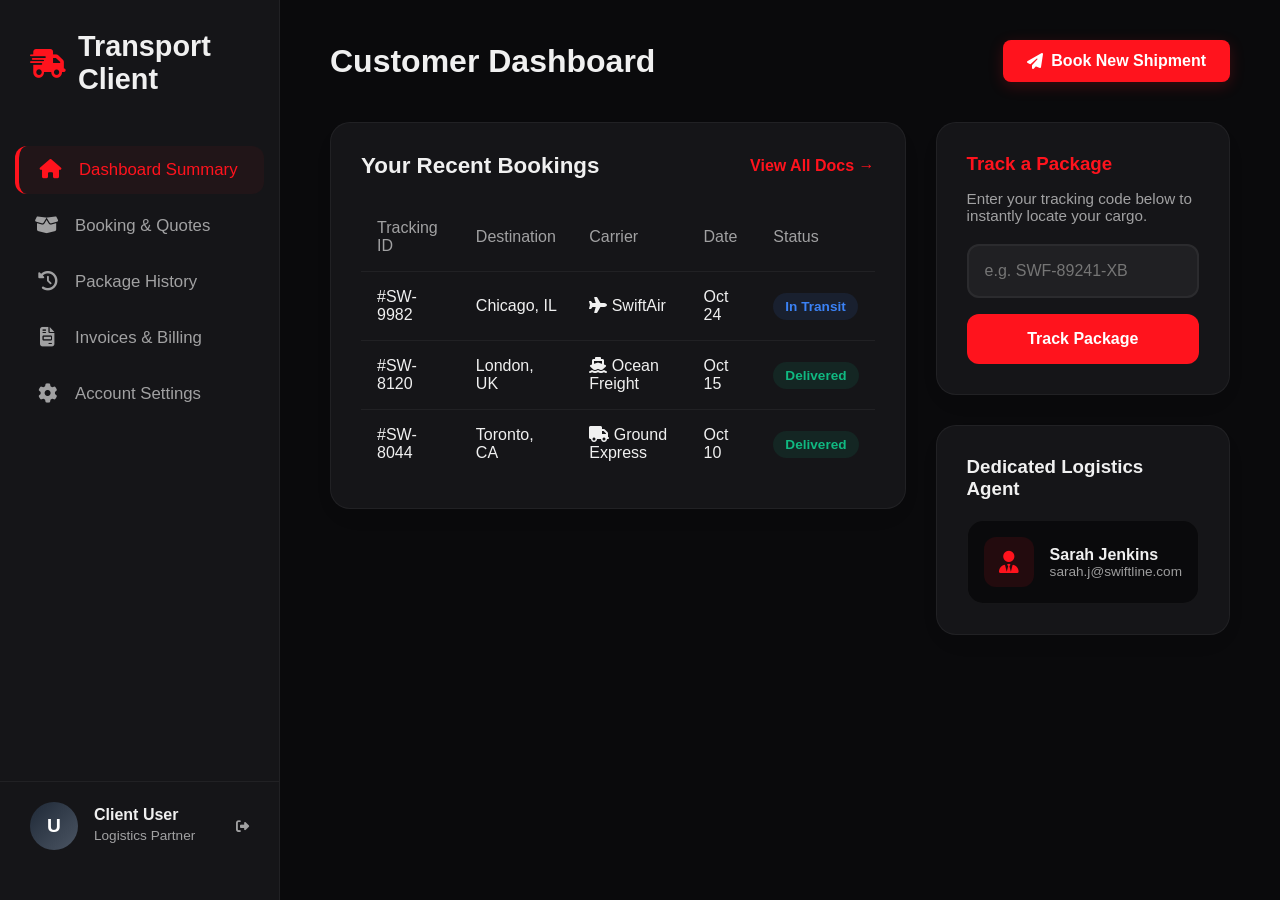
<file: customer.html>
<!DOCTYPE html>
<html lang="en">

<head>
    <meta charset="UTF-8">
    <meta name="viewport" content="width=device-width, initial-scale=1.0">
    <title>Transport & Logistics</title>
    <link rel="icon" href="./assets/bg remove.webp">

    <link rel="stylesheet" href="style.css">
    <link rel="stylesheet" href="customer.css">
    <!-- <link rel="stylesheet" href="./root.css"> -->

    <link href="https://fonts.googleapis.com/icon?family=Material+Icons" rel="stylesheet">
    <link rel="stylesheet" href="https://cdnjs.cloudflare.com/ajax/libs/font-awesome/6.5.1/css/all.min.css">

    <link href="https://unpkg.com/aos@2.3.4/dist/aos.css" rel="stylesheet">
</head>

<body>

    <aside class="sidebar">
        <div class="sidebar-header">
            <a href="index.html" class="brand"><i class="fas fa-truck-fast"></i> Transport Client</a>
            <button class="close-sidebar" onclick="document.querySelector('.sidebar').classList.remove('active')"><i
                    class="fas fa-times"></i></button>
        </div>

        <nav class="nav-menu">
            <a href="./404.html" class="nav-item active"><i class="fas fa-home"></i> Dashboard Summary</a>
            <a href="./404.html" class="nav-item"><i class="fas fa-box-open"></i> Booking & Quotes</a>
            <a href="./404.html" class="nav-item"><i class="fas fa-history"></i> Package History</a>
            <a href="./404.html" class="nav-item"><i class="fas fa-file-invoice"></i> Invoices & Billing</a>
            <a href="./404.html" class="nav-item"><i class="fas fa-cog"></i> Account Settings</a>
        </nav>

        <div class="user-panel">
            <div class="user-avatar" id="avatarInitial">U</div>
            <div class="user-info">
                <p id="customerNameDisplay">Client User</p>
                <span>Logistics Partner</span>
                <span id="customerEmailDisplay"
                    style="display:block; text-transform:none; font-size:0.8rem; margin-top:2px;"></span>
            </div>
            <button class="logout-btn" title="Log Out" onclick="window.location.href='index.html'"><i
                    class="fas fa-sign-out-alt"></i></button>
        </div>
    </aside>

    <main class="main-canvas">
        <div class="top-bar">
            <button class="mobile-toggle" onclick="document.querySelector('.sidebar').classList.toggle('active')"><i
                    class="fas fa-bars"></i></button>
            <h1 class="page-title">Customer Dashboard</h1>
            <div class="quick-actions">
                <button class="btn" onclick="window.location.href='./404.html'"><i class="fas fa-paper-plane"></i> Book
                    New Shipment</button>
            </div>
        </div>

        <div class="dashboard-grid">

            <div class="left-column">
                <div class="panel">
                    <div class="panel-header">
                        <h3>Your Recent Bookings</h3>
                        <a href="./404.html"
                            style="color: var(--primary-color); text-decoration: none; font-weight: 600;">View All Docs
                            &rarr;</a>
                    </div>
                    <div class="table-responsive">
                        <table>
                            <thead>
                                <tr>
                                    <th>Tracking ID</th>
                                    <th>Destination</th>
                                    <th>Carrier</th>
                                    <th>Date</th>
                                    <th>Status</th>
                                </tr>
                            </thead>
                            <tbody>
                                <tr>
                                    <td>#SW-9982</td>
                                    <td>Chicago, IL</td>
                                    <td><i class="fas fa-plane"></i> SwiftAir</td>
                                    <td>Oct 24</td>
                                    <td><span class="status-badge status-transit">In Transit</span></td>
                                </tr>
                                <tr>
                                    <td>#SW-8120</td>
                                    <td>London, UK</td>
                                    <td><i class="fas fa-ship"></i> Ocean Freight</td>
                                    <td>Oct 15</td>
                                    <td><span class="status-badge status-delivered">Delivered</span></td>
                                </tr>
                                <tr>
                                    <td>#SW-8044</td>
                                    <td>Toronto, CA</td>
                                    <td><i class="fas fa-truck"></i> Ground Express</td>
                                    <td>Oct 10</td>
                                    <td><span class="status-badge status-delivered">Delivered</span></td>
                                </tr>
                            </tbody>
                        </table>
                    </div>
                </div>
            </div>

            <div class="right-column">
                <form class="panel track-widget" action="./404.html" method="GET">
                    <h3 style="color: var(--primary-color); margin-bottom: 15px;">Track a Package</h3>
                    <p style="color: var(--text-muted); margin-bottom: 20px; font-size: 0.95rem;">Enter your tracking
                        code below to instantly locate your cargo.</p>
                    <input type="text" placeholder="e.g. SWF-89241-XB" required>
                    <button type="submit">Track Package</button>
                </form>


                <div class="panel">
                    <h3 style="margin-bottom: 20px;">Dedicated Logistics Agent</h3>
                    <div class="agent-card">
                        <div class="agent-avatar"><i class="fas fa-user-tie"></i></div>
                        <div>
                            <p style="font-weight: 700; color: var(--text-dark);">Sarah Jenkins</p>
                            <p style="font-size: 0.85rem; color: var(--text-muted);">sarah.j@swiftline.com</p>
                        </div>
                    </div>
                </div>
            </div>

        </div>
    </main>

    <script>
        // Safely display logged-in user data without strict routing constraints
        try {
            const sessionData = localStorage.getItem('swiftline_session');
            if (sessionData) {
                const session = JSON.parse(sessionData);
                if (session.name) {
                    document.getElementById('customerNameDisplay').textContent = session.name;
                    document.getElementById('avatarInitial').textContent = session.name.charAt(0).toUpperCase();
                }
                if (session.email) {
                    document.getElementById('customerEmailDisplay').textContent = session.email;
                }
            }
        } catch (e) { }

        function logout() {
            localStorage.removeItem('swiftline_session');
            window.location.href = 'auth.html';
        }
    </script>
</body>

</html>
</file>
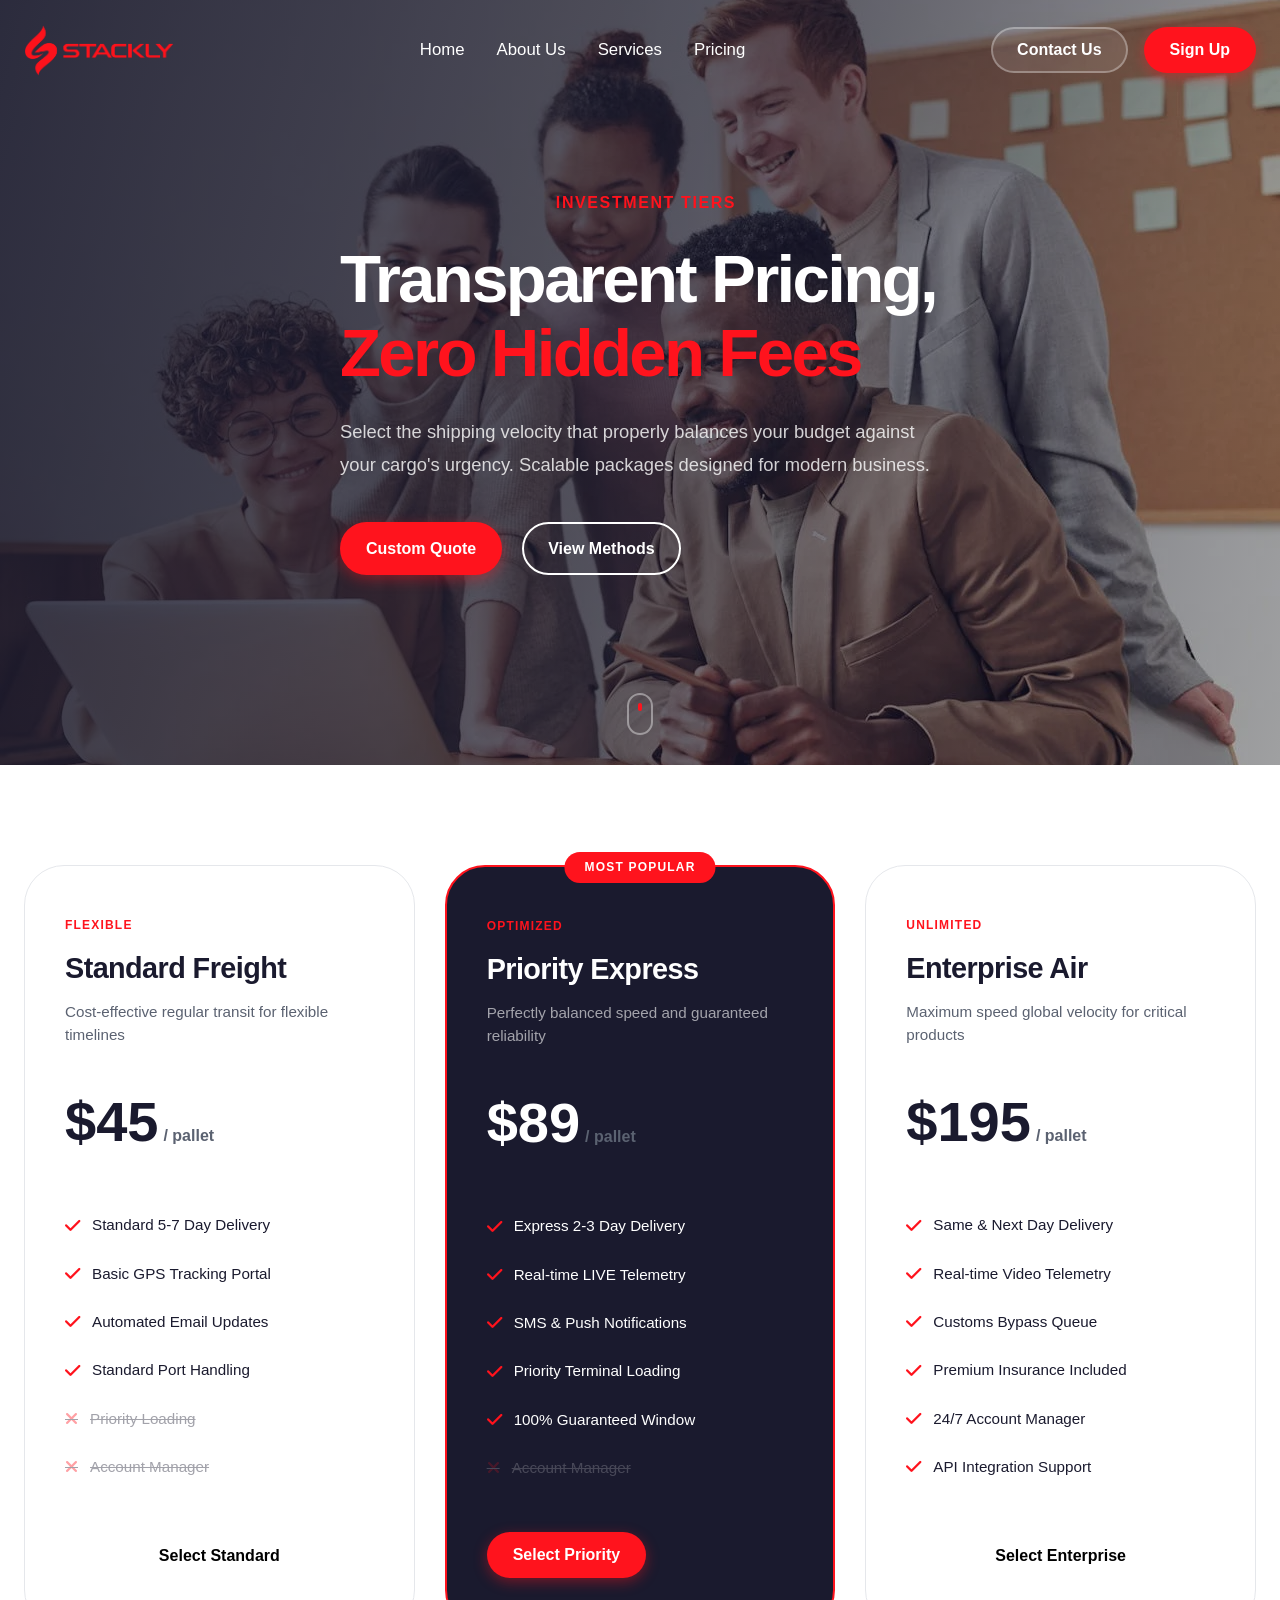
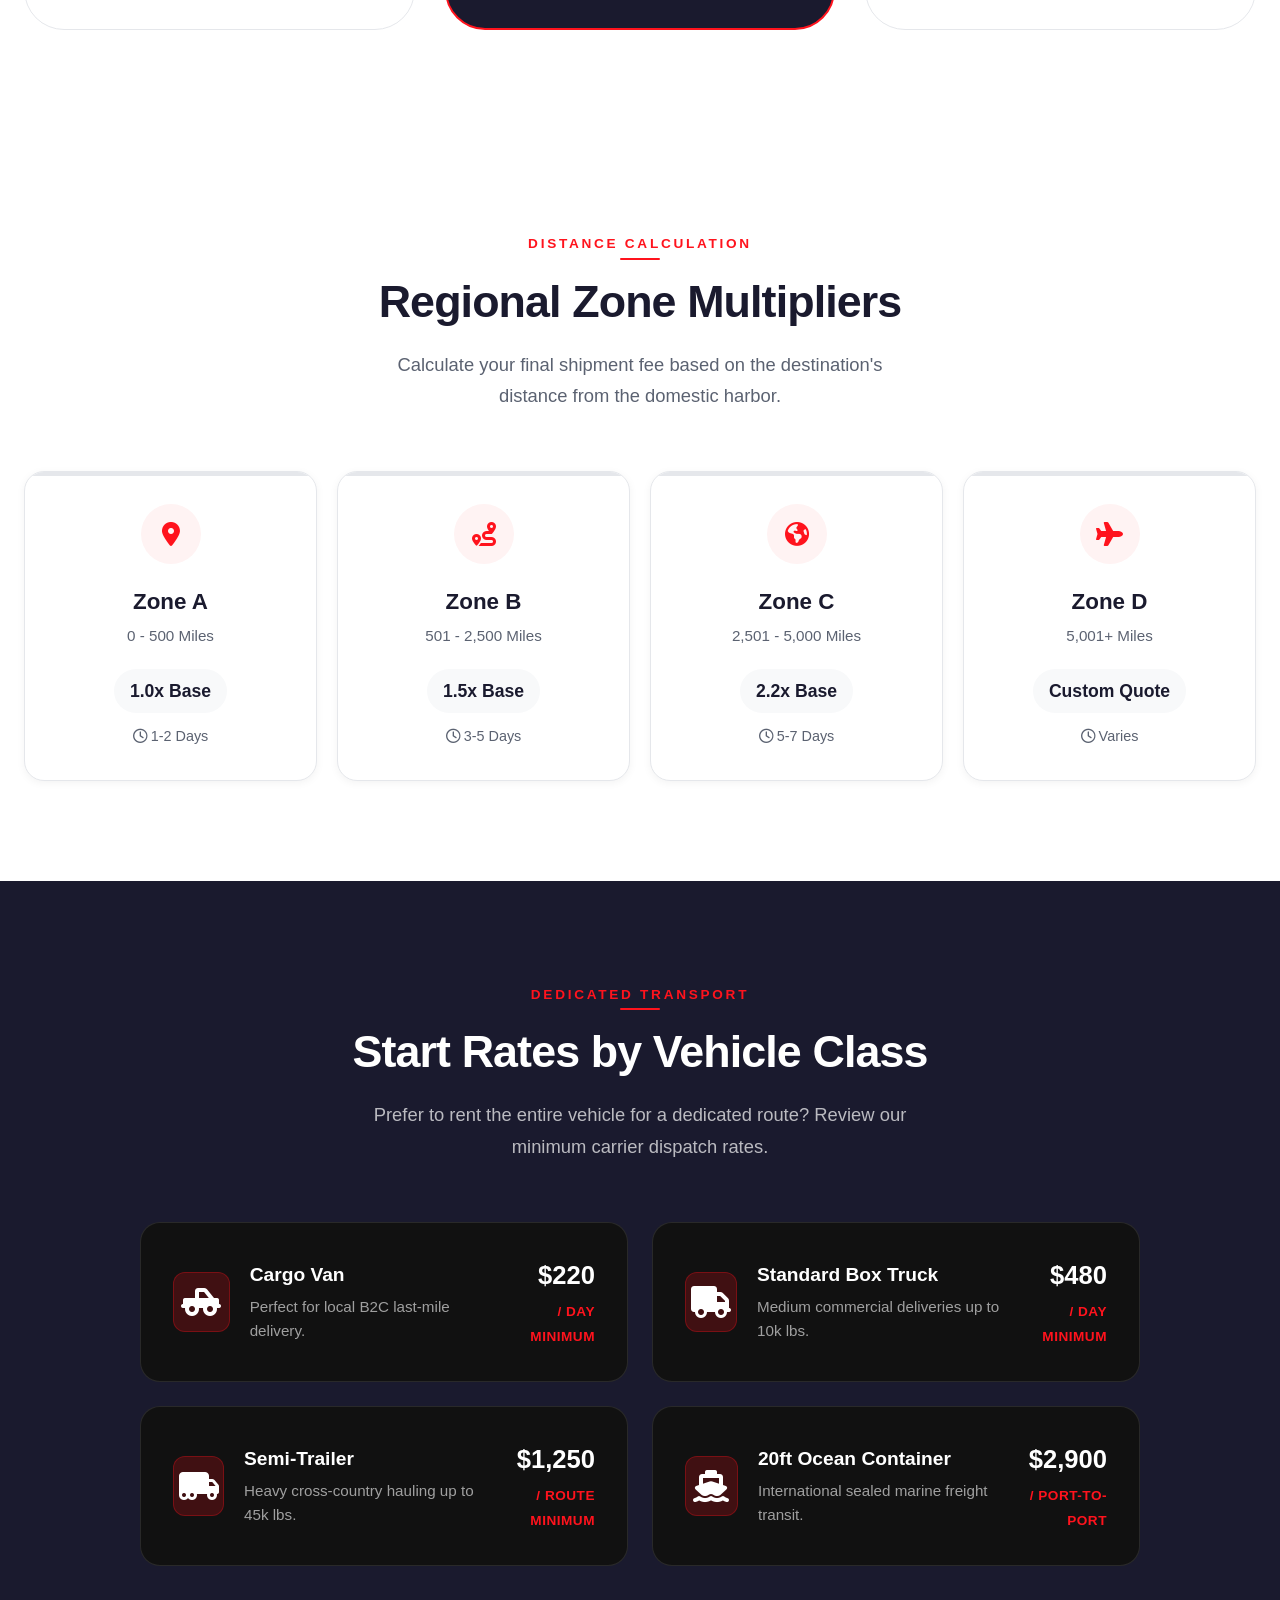
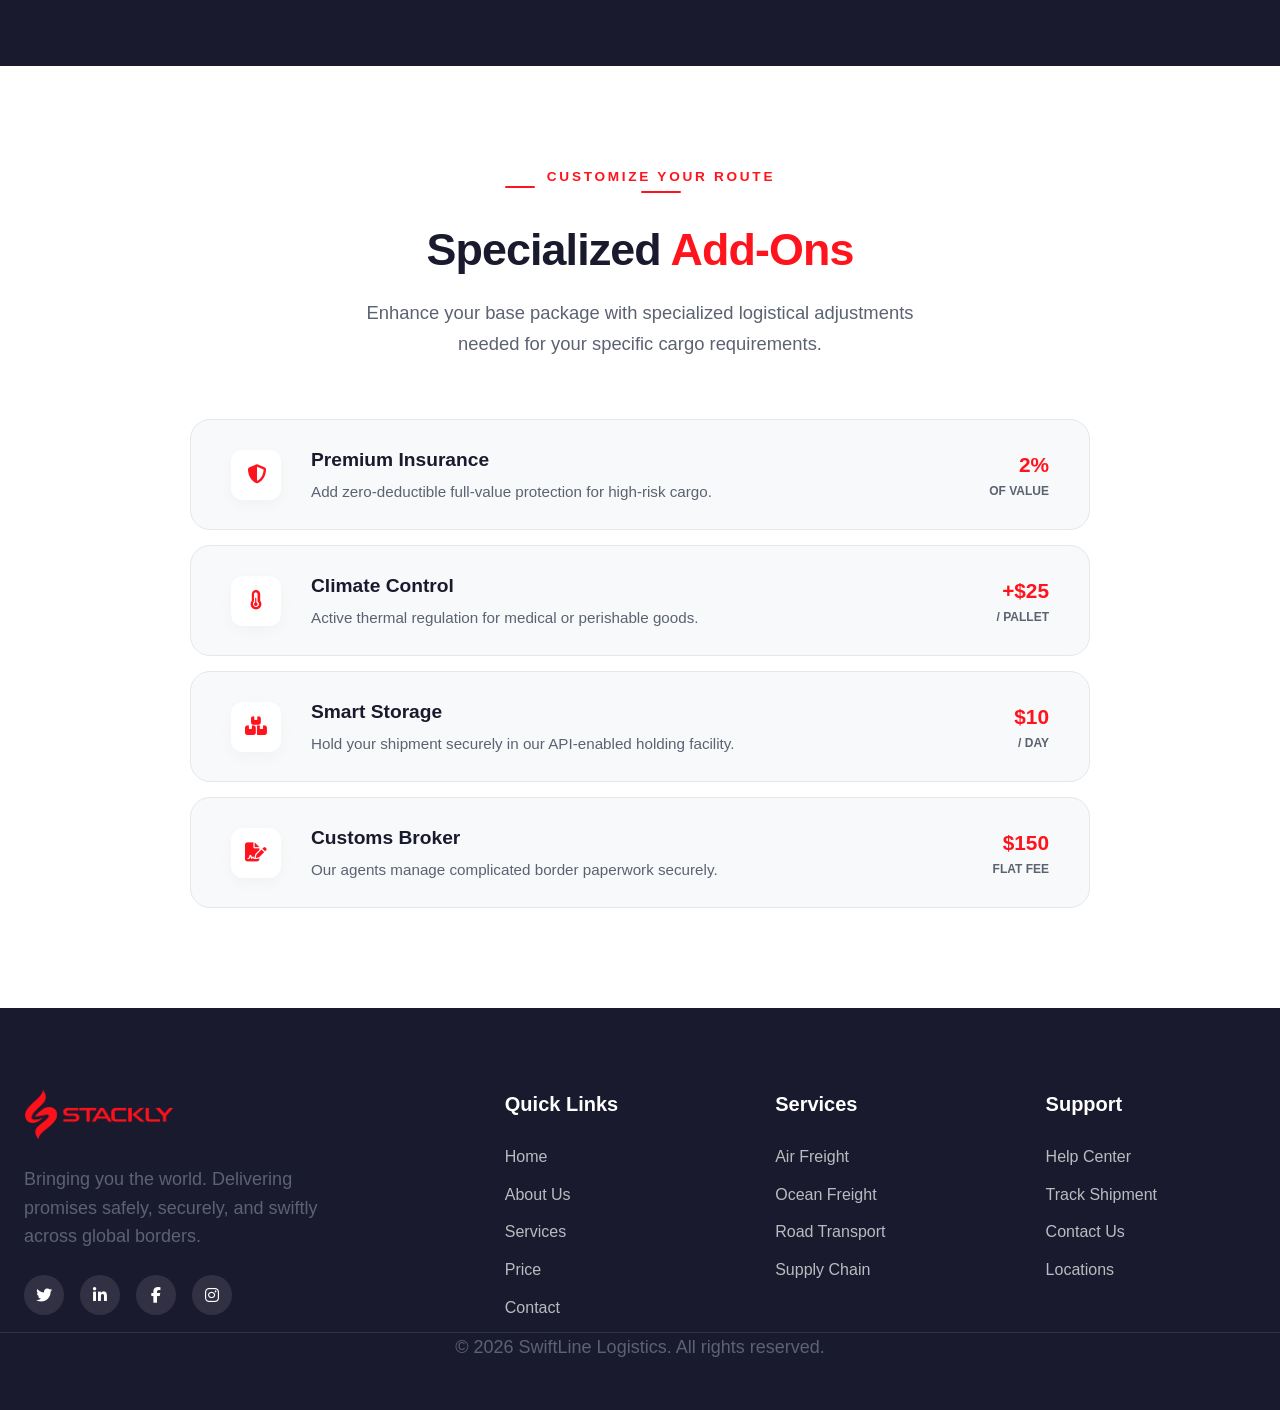
<file: price.html>
<!DOCTYPE html>
<html lang="en">

<head>
    <meta charset="UTF-8">
    <meta name="viewport" content="width=device-width, initial-scale=1.0">
    <title>Transport & Logistics</title>
    <link rel="icon" href="./assets/bg remove.webp">

    <link rel="stylesheet" href="style.css">
    <link rel="stylesheet" href="price.css">
    <link rel="stylesheet" href="./root.css">

    <link href="https://fonts.googleapis.com/icon?family=Material+Icons" rel="stylesheet">
    <link rel="stylesheet" href="https://cdnjs.cloudflare.com/ajax/libs/font-awesome/6.5.1/css/all.min.css">

    <link href="https://unpkg.com/aos@2.3.4/dist/aos.css" rel="stylesheet">
</head>

<body>


    <nav class="navbar" id="navbar">
        <div class="container nav-container">
            <a href="price.html" class="logo">
                <img src="./assets/dark red.webp" alt="logo" width="150px">
            </a>
            <div class="nav-links" id="navLinks">
                <a href="index.html">Home</a>
                <a href="about.html">About Us</a>
                <a href="service.html">Services</a>
                <a href="price.html">Pricing</a>
                <div class="mobile-actions">
                    <button class="btn btn-outline track-btn" onclick="window.location.href='contact.html'">Contact
                        Us</button>
                    <button class="btn btn-primary" onclick="window.location.href='sign.html'">Sign Up</button>
                </div>
            </div>
            <div class="nav-right">
                <button class="btn btn-outline track-btn" onclick="window.location.href='contact.html'">Contact
                    Us</button>
                <button class="btn btn-primary" onclick="window.location.href='sign.html'">Sign Up</button>
                <div class="mobile-menu-btn" id="mobileMenuBtn">
                    <i class="fas fa-bars"></i>
                </div>
            </div>
        </div>
    </nav>






    <section class="pricing-hero" id="pricing-hero">
        <div class="pricing-hero-bg">
            <img src="./assets/team.webp" alt="Global Trade Pricing">
            <div class="pricing-hero-overlay"></div>
        </div>

        <div class="container pricing-relative">
            <header class="pricing-hero-content reveal-up">
                <div class="subtitle-wrapper">
                    <span class="line line-white"></span>
                    <span class="subtitle text-white">Investment Tiers</span>
                </div>
                <h1>Transparent Pricing,<br> <span class="highlight">Zero Hidden Fees</span></h1>
                <p>Select the shipping velocity that properly balances your budget against your cargo's urgency.
                    Scalable packages designed for modern business.</p>

                <div class="pricing-hero-actions">
                    <a href="./404.html" class="btn btn-primary">Custom Quote</a>
                    <a href="./404.html" class="btn btn-outline-white">View Methods</a>
                </div>
            </header>
        </div>

        <div class="scroll-down-indicator">
            <div class="mouse">
                <div class="wheel"></div>
            </div>
        </div>
    </section>






    <section class="pricing-section section bg-gray" id="pricing-cards" data-aos="fade-left">
        <div class="container">
            <div class="pricing-grid">
                <div class="pricing-card reveal-up">
                    <div class="pricing-header">
                        <span class="plan-type">Flexible</span>
                        <h3>Standard Freight</h3>
                        <p>Cost-effective regular transit for flexible timelines</p>
                    </div>
                    <div class="pricing-price">$45<span class="unit">/ pallet</span></div>
                    <ul class="pricing-features">
                        <li><i class="fas fa-check"></i> Standard 5-7 Day Delivery</li>
                        <li><i class="fas fa-check"></i> Basic GPS Tracking Portal</li>
                        <li><i class="fas fa-check"></i> Automated Email Updates</li>
                        <li><i class="fas fa-check"></i> Standard Port Handling</li>
                        <li class="disabled"><i class="fas fa-times"></i> Priority Loading</li>
                        <li class="disabled"><i class="fas fa-times"></i> Account Manager</li>
                    </ul>
                    <div class="pricing-footer">
                        <button class="btn btn-outline-dark" onclick="window.location.href='./404.html'">Select
                            Standard</button>
                    </div>
                </div>

                <div class="pricing-card popular reveal-up" style="transition-delay: 0.1s">
                    <div class="popular-badge">Most Popular</div>
                    <div class="pricing-header">
                        <span class="plan-type">Optimized</span>
                        <h3>Priority Express</h3>
                        <p>Perfectly balanced speed and guaranteed reliability</p>
                    </div>
                    <div class="pricing-price">$89<span class="unit">/ pallet</span></div>
                    <ul class="pricing-features">
                        <li><i class="fas fa-check"></i> Express 2-3 Day Delivery</li>
                        <li><i class="fas fa-check"></i> Real-time LIVE Telemetry</li>
                        <li><i class="fas fa-check"></i> SMS & Push Notifications</li>
                        <li><i class="fas fa-check"></i> Priority Terminal Loading</li>
                        <li><i class="fas fa-check"></i> 100% Guaranteed Window</li>
                        <li class="disabled"><i class="fas fa-times"></i> Account Manager</li>
                    </ul>
                    <div class="pricing-footer">
                        <button class="btn btn-primary" onclick="window.location.href='./404.html'">Select
                            Priority</button>
                    </div>
                </div>

                <div class="pricing-card reveal-up" style="transition-delay: 0.2s">
                    <div class="pricing-header">
                        <span class="plan-type">Unlimited</span>
                        <h3>Enterprise Air</h3>
                        <p>Maximum speed global velocity for critical products</p>
                    </div>
                    <div class="pricing-price">$195<span class="unit">/ pallet</span></div>
                    <ul class="pricing-features">
                        <li><i class="fas fa-check"></i> Same & Next Day Delivery</li>
                        <li><i class="fas fa-check"></i> Real-time Video Telemetry</li>
                        <li><i class="fas fa-check"></i> Customs Bypass Queue</li>
                        <li><i class="fas fa-check"></i> Premium Insurance Included</li>
                        <li><i class="fas fa-check"></i> 24/7 Account Manager</li>
                        <li><i class="fas fa-check"></i> API Integration Support</li>
                    </ul>
                    <div class="pricing-footer">
                        <button class="btn btn-outline-dark" onclick="window.location.href='./404.html'">Select
                            Enterprise</button>
                    </div>
                </div>
            </div>
        </div>
    </section>








    <section class="section" id="zone-pricing" data-aos="fade-down">
        <div class="container">
            <div class="section-header">
                <h5 class="subtitle">Distance Calculation</h5>
                <h2>Regional Zone Multipliers</h2>
                <p>Calculate your final shipment fee based on the destination's distance from the domestic harbor.</p>
            </div>
            <div class="zone-map reveal-up">
                <div class="zone-step">
                    <div class="zone-icon-wrapper"><i class="fas fa-map-marker-alt"></i></div>
                    <h3>Zone A</h3>
                    <span class="zone-range">0 - 500 Miles</span>
                    <div class="zone-multiplier">1.0x Base</div>
                    <div class="zone-time"><i class="far fa-clock"></i> 1-2 Days</div>
                </div>
                <div class="zone-step" style="transition-delay: 0.1s">
                    <div class="zone-icon-wrapper"><i class="fas fa-route"></i></div>
                    <h3>Zone B</h3>
                    <span class="zone-range">501 - 2,500 Miles</span>
                    <div class="zone-multiplier">1.5x Base</div>
                    <div class="zone-time"><i class="far fa-clock"></i> 3-5 Days</div>
                </div>
                <div class="zone-step" style="transition-delay: 0.2s">
                    <div class="zone-icon-wrapper"><i class="fas fa-globe-americas"></i></div>
                    <h3>Zone C</h3>
                    <span class="zone-range">2,501 - 5,000 Miles</span>
                    <div class="zone-multiplier">2.2x Base</div>
                    <div class="zone-time"><i class="far fa-clock"></i> 5-7 Days</div>
                </div>
                <div class="zone-step" style="transition-delay: 0.3s">
                    <div class="zone-icon-wrapper"><i class="fas fa-plane"></i></div>
                    <h3>Zone D</h3>
                    <span class="zone-range">5,001+ Miles</span>
                    <div class="zone-multiplier">Custom Quote</div>
                    <div class="zone-time"><i class="far fa-clock"></i> Varies</div>
                </div>
            </div>
        </div>
    </section>










    <section class="section" id="vehicle-rates" style="background-color: var(--text-dark); color: white;" data-aos="zoom-in">
        <div class="container">
            <div class="section-header">
                <h5 class="subtitle" style="color: var(--primary-color);">Dedicated Transport</h5>
                <h2 style="color: white;">Start Rates by Vehicle Class</h2>
                <p style="color: rgba(255,255,255,0.7);">Prefer to rent the entire vehicle for a dedicated route? Review
                    our minimum carrier dispatch rates.</p>
            </div>
            <div class="vehicle-rates-container">
                <div class="vehicle-rate-card reveal-up">
                    <div class="vehicle-info">
                        <div class="vehicle-icon"><i class="fas fa-truck-pickup"></i></div>
                        <div>
                            <h3>Cargo Van</h3>
                            <p>Perfect for local B2C last-mile delivery.</p>
                        </div>
                    </div>
                    <div class="vehicle-price">
                        <h4>$220</h4>
                        <span>/ day minimum</span>
                    </div>
                </div>
                <div class="vehicle-rate-card reveal-up" style="transition-delay: 0.1s">
                    <div class="vehicle-info">
                        <div class="vehicle-icon"><i class="fas fa-truck"></i></div>
                        <div>
                            <h3>Standard Box Truck</h3>
                            <p>Medium commercial deliveries up to 10k lbs.</p>
                        </div>
                    </div>
                    <div class="vehicle-price">
                        <h4>$480</h4>
                        <span>/ day minimum</span>
                    </div>
                </div>
                <div class="vehicle-rate-card reveal-up" style="transition-delay: 0.2s">
                    <div class="vehicle-info">
                        <div class="vehicle-icon"><i class="fas fa-truck-moving"></i></div>
                        <div>
                            <h3>Semi-Trailer</h3>
                            <p>Heavy cross-country hauling up to 45k lbs.</p>
                        </div>
                    </div>
                    <div class="vehicle-price">
                        <h4>$1,250</h4>
                        <span>/ route minimum</span>
                    </div>
                </div>
                <div class="vehicle-rate-card reveal-up" style="transition-delay: 0.3s">
                    <div class="vehicle-info">
                        <div class="vehicle-icon"><i class="fas fa-ship"></i></div>
                        <div>
                            <h3>20ft Ocean Container</h3>
                            <p>International sealed marine freight transit.</p>
                        </div>
                    </div>
                    <div class="vehicle-price">
                        <h4>$2,900</h4>
                        <span>/ port-to-port</span>
                    </div>
                </div>
            </div>
        </div>
    </section>








    <section class="addons-section section" id="addons" data-aos="fade-up">
        <div class="container">
            <header class="section-header reveal-up">
                <div class="subtitle-wrapper">
                    <span class="line"></span>
                    <span class="subtitle">Customize Your Route</span>
                </div>
                <h2>Specialized <span class="highlight">Add-Ons</span></h2>
                <p>Enhance your base package with specialized logistical adjustments needed for your specific cargo
                    requirements.</p>
            </header>

            <div class="addons-list">
                <div class="addon-row reveal-up">
                    <div class="addon-icon"><i class="fas fa-shield-alt"></i></div>
                    <div class="addon-info">
                        <h3>Premium Insurance</h3>
                        <p>Add zero-deductible full-value protection for high-risk cargo.</p>
                    </div>
                    <div class="addon-price">2% <small>of value</small></div>
                </div>

                <div class="addon-row reveal-up" style="transition-delay: 0.1s">
                    <div class="addon-icon"><i class="fas fa-thermometer-half"></i></div>
                    <div class="addon-info">
                        <h3>Climate Control</h3>
                        <p>Active thermal regulation for medical or perishable goods.</p>
                    </div>
                    <div class="addon-price">+$25 <small>/ pallet</small></div>
                </div>

                <div class="addon-row reveal-up" style="transition-delay: 0.2s">
                    <div class="addon-icon"><i class="fas fa-boxes"></i></div>
                    <div class="addon-info">
                        <h3>Smart Storage</h3>
                        <p>Hold your shipment securely in our API-enabled holding facility.</p>
                    </div>
                    <div class="addon-price">$10 <small>/ day</small></div>
                </div>

                <div class="addon-row reveal-up" style="transition-delay: 0.3s">
                    <div class="addon-icon"><i class="fas fa-file-signature"></i></div>
                    <div class="addon-info">
                        <h3>Customs Broker</h3>
                        <p>Our agents manage complicated border paperwork securely.</p>
                    </div>
                    <div class="addon-price">$150 <small>flat fee</small></div>
                </div>
            </div>
        </div>
    </section>









     <footer class="footer">
        <div class="container footer-content">
            <div class="footer-brand">
                <a href="price.html" class="logo footer-logo">
                    <img src="./assets/dark red.webp" alt="logo" width="150px">
                </a>
                <p>Bringing you the world. Delivering promises safely, securely, and swiftly across global borders.</p>
                <div class="social-links">
                    <a href="./404.html"><i class="fab fa-twitter"></i></a>
                    <a href="./404.html"><i class="fab fa-linkedin-in"></i></a>
                    <a href="./404.html"><i class="fab fa-facebook-f"></i></a>
                    <a href="./404.html"><i class="fab fa-instagram"></i></a>
                </div>
            </div>
            <div class="footer-links">
                <h4>Quick Links</h4>
                <a href="index.html">Home</a>
                <a href="about.html">About Us</a>
                <a href="service.html">Services</a>
                <a href="price.html">Price</a>
                <a href="contact.html">Contact</a>
                <!-- <a href="sign.html">Sign Up</a> -->
            </div>
            <div class="footer-links">
                <h4>Services</h4>
                <a href="./404.html">Air Freight</a>
                <a href="./404.html">Ocean Freight</a>
                <a href="./404.html">Road Transport</a>
                <a href="./404.html">Supply Chain</a>
            </div>
            <div class="footer-links">
                <h4>Support</h4>
                <a href="./404.html">Help Center</a>
                <a href="./404.html">Track Shipment</a>
                <a href="./404.html">Contact Us</a>
                <a href="./404.html">Locations</a>
            </div>
        </div>
        <div class="container text-center footer-bottom">
            <p>&copy; 2026 SwiftLine Logistics. All rights reserved.</p>
        </div>
    </footer>


    <script src="script.js"></script>


    <script src="https://unpkg.com/aos@2.3.4/dist/aos.js"></script>

    <script>
        AOS.init({
            duration: 900,
            easing: 'ease-in-out',
            once: true,
        });

        // data-aos="fade-up"
        // fade-up, fade-down, fade-left, fade-right, zoom-in,	slide-up, flip-left	

    </script>


</body>

</html>
</file>
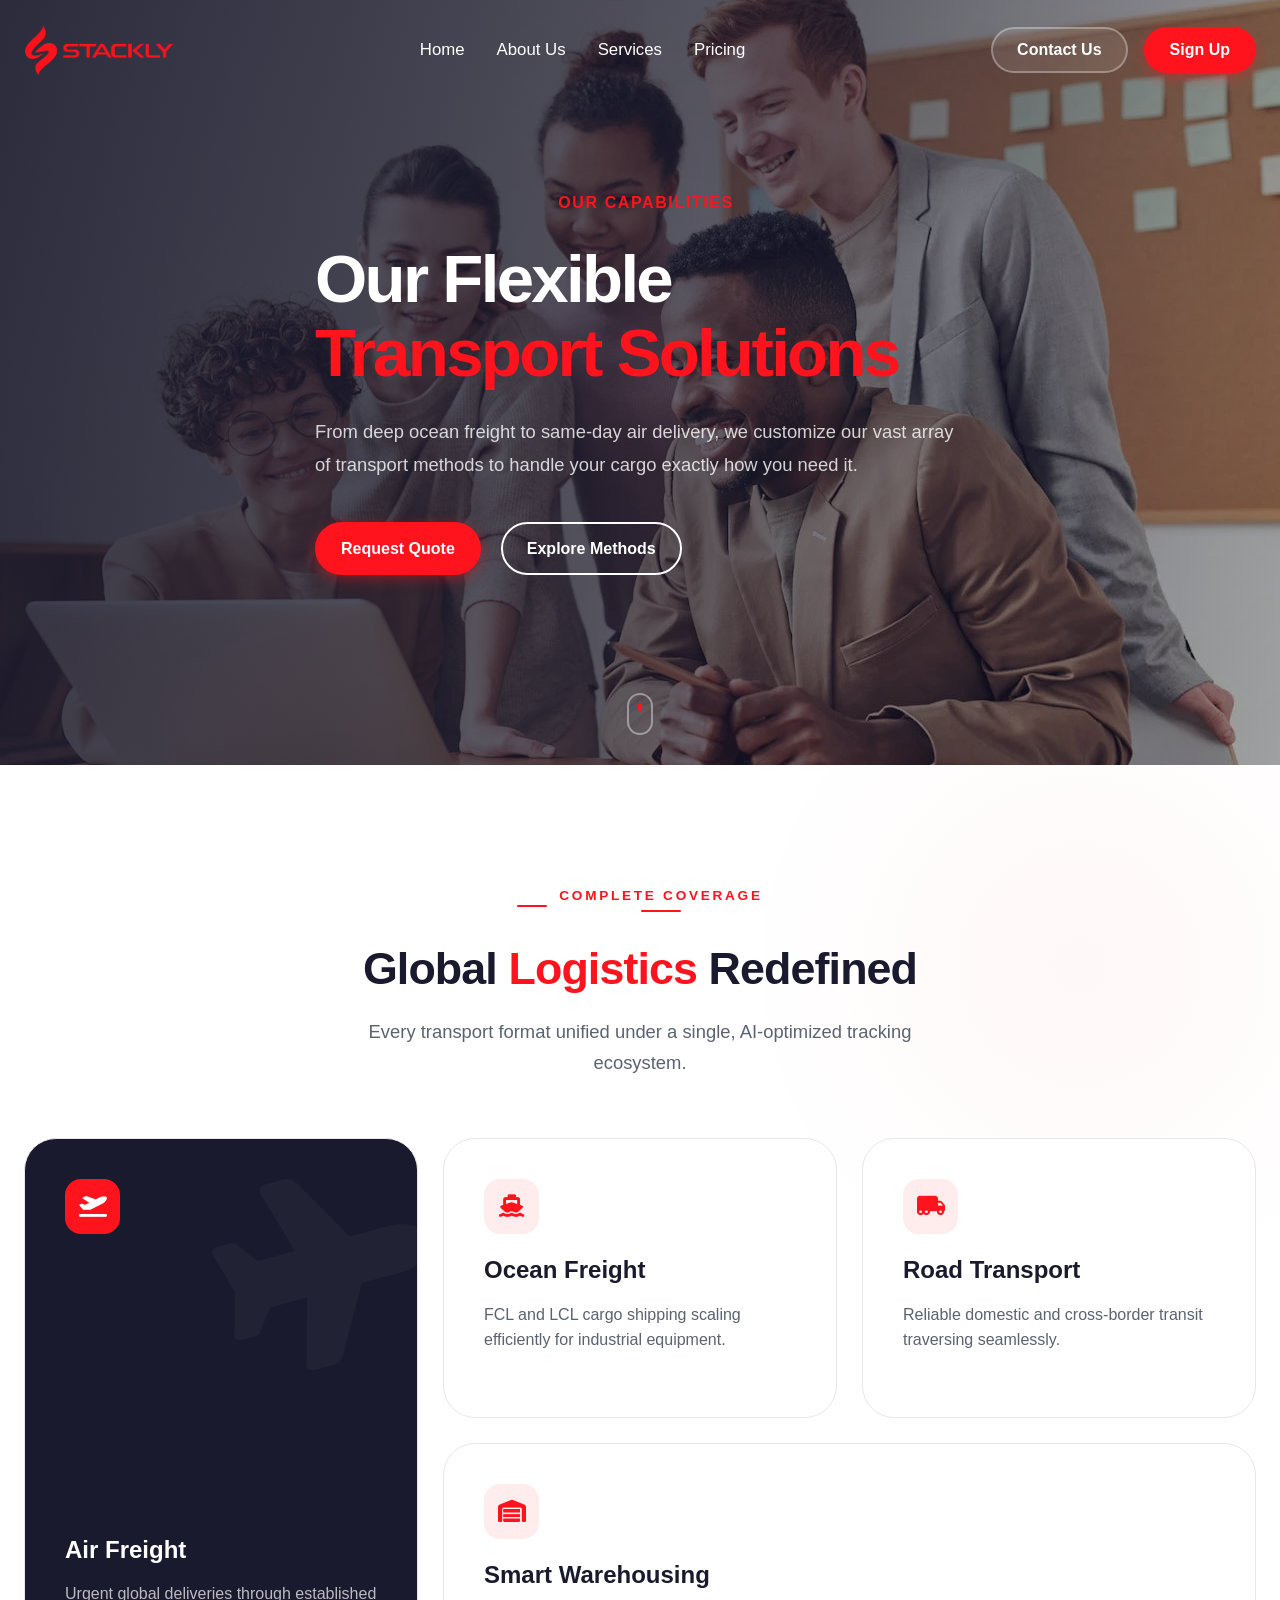
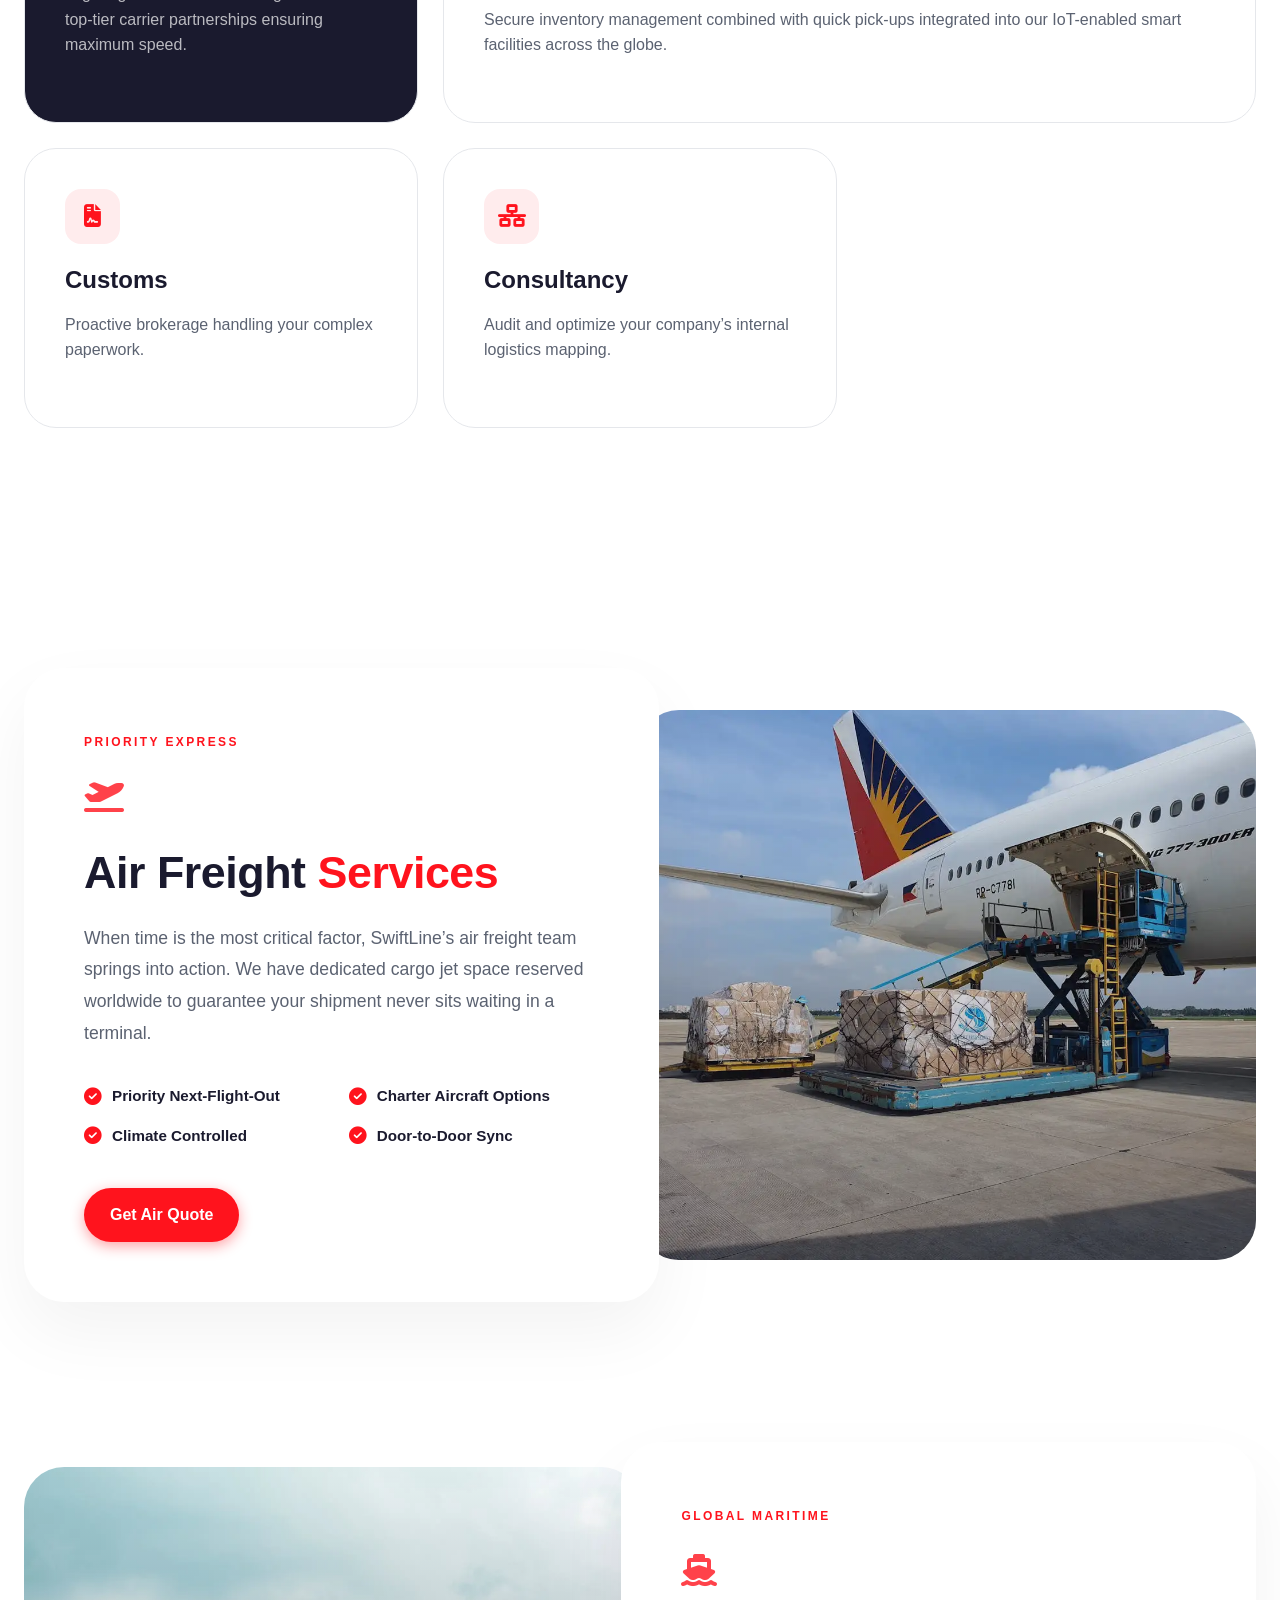
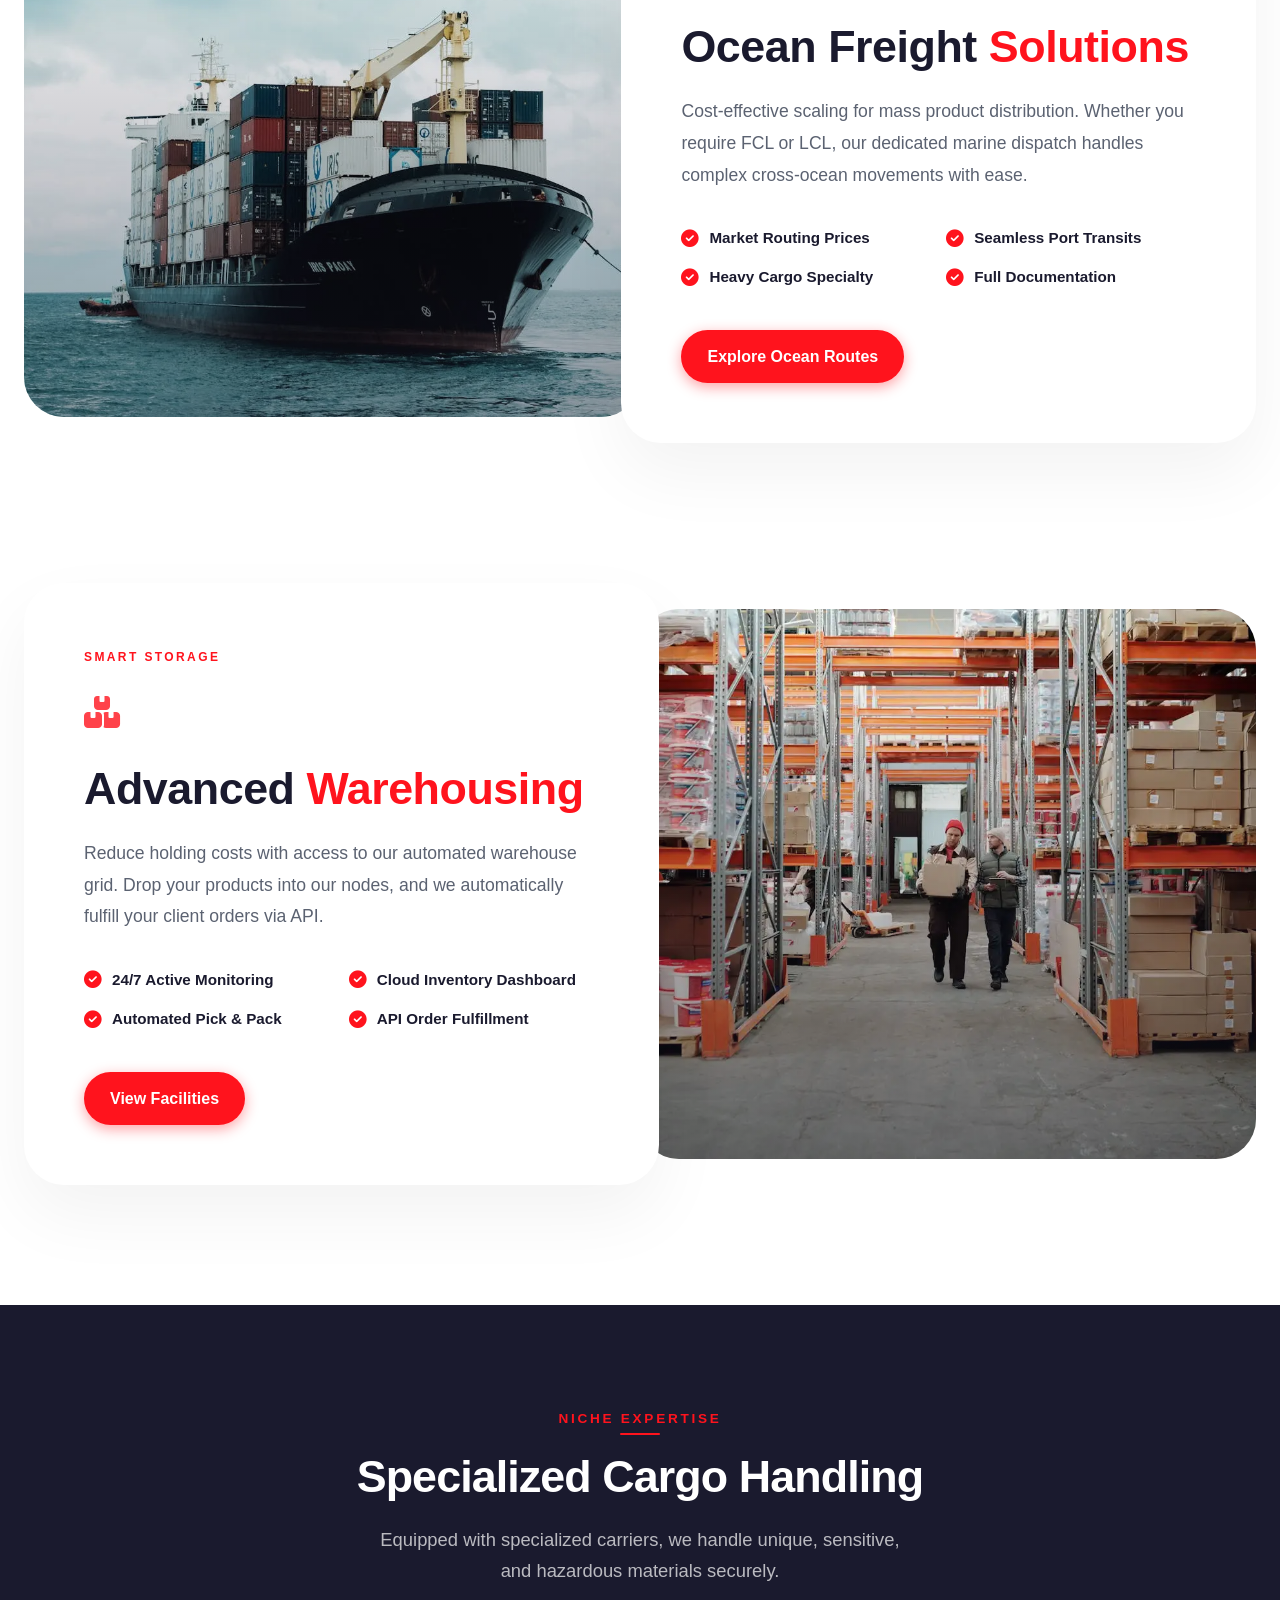
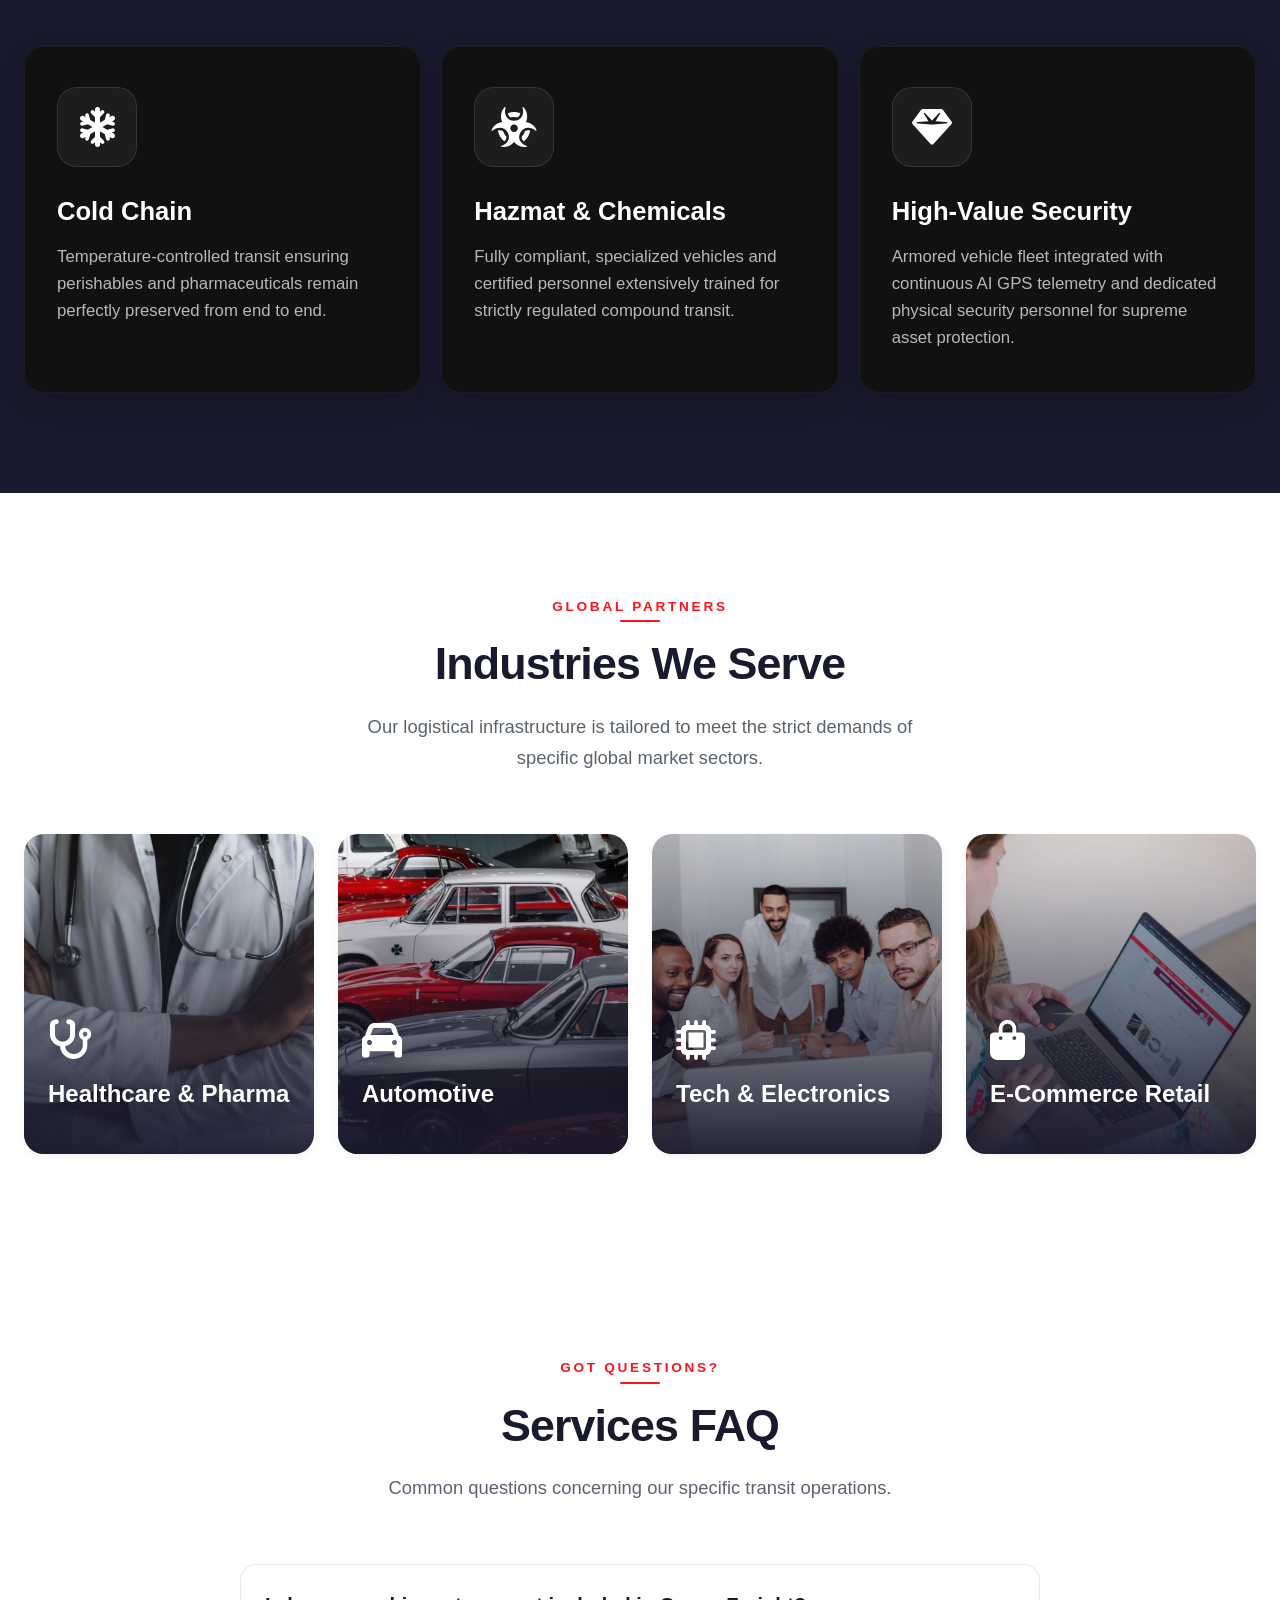
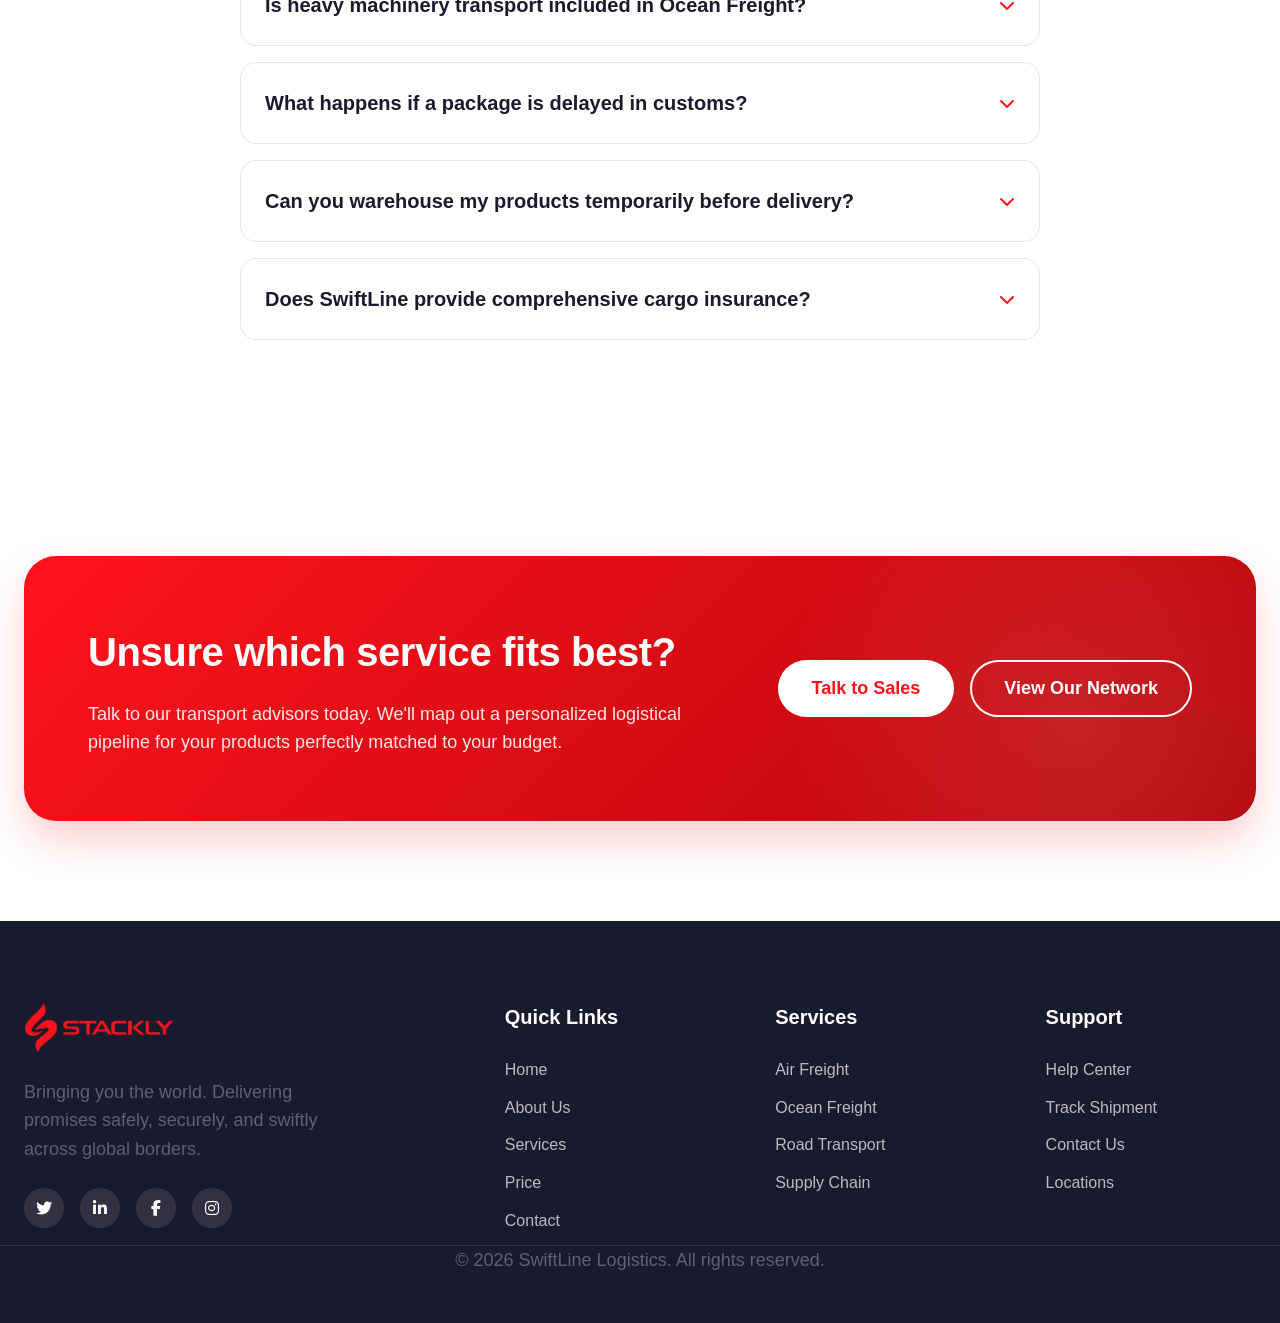
<file: service.html>
<!DOCTYPE html>
<html lang="en">

<head>
    <meta charset="UTF-8">
    <meta name="viewport" content="width=device-width, initial-scale=1.0">
    <title>Transport & Logistics</title>
    <link rel="icon" href="./assets/bg remove.webp">

    <link rel="stylesheet" href="style.css">
    <link rel="stylesheet" href="service.css">
    <link rel="stylesheet" href="./root.css">

    <link href="https://fonts.googleapis.com/icon?family=Material+Icons" rel="stylesheet">
    <link rel="stylesheet" href="https://cdnjs.cloudflare.com/ajax/libs/font-awesome/6.5.1/css/all.min.css">

    <link href="https://unpkg.com/aos@2.3.4/dist/aos.css" rel="stylesheet">
</head>

<body>

    <nav class="navbar" id="navbar">
        <div class="container nav-container">
            <a href="service.html" class="logo">
                <img src="./assets/dark red.webp" alt="logo" width="150px">
            </a>
            <div class="nav-links" id="navLinks">
                <a href="index.html">Home</a>
                <a href="about.html">About Us</a>
                <a href="service.html">Services</a>
                <a href="price.html">Pricing</a>
                <div class="mobile-actions">
                    <button class="btn btn-outline track-btn" onclick="window.location.href='contact.html'">Contact
                        Us</button>
                    <button class="btn btn-primary" onclick="window.location.href='sign.html'">Sign Up</button>
                </div>
            </div>
            <div class="nav-right">
                <button class="btn btn-outline track-btn" onclick="window.location.href='contact.html'">Contact
                    Us</button>
                <button class="btn btn-primary" onclick="window.location.href='sign.html'">Sign Up</button>
                <div class="mobile-menu-btn" id="mobileMenuBtn">
                    <i class="fas fa-bars"></i>
                </div>
            </div>
        </div>
    </nav>





    <section class="services-hero" id="services-hero">
        <div class="services-hero-bg">
            <img src="./assets/team.webp" alt="Logistics Services">
            <div class="services-hero-overlay"></div>
        </div>

        <div class="container services-hero-container">
            <header class="services-header-text reveal-up">
                <div class="subtitle-wrapper">
                    <span class="line line-white"></span>
                    <span class="subtitle text-white">Our Capabilities</span>
                </div>
                <h1>Our Flexible <br><span class="highlight">Transport Solutions</span></h1>
                <p>From deep ocean freight to same-day air delivery, we customize our vast array of transport methods to
                    handle your cargo exactly how you need it.</p>

                <div class="services-hero-actions">
                    <a href="./404.html" class="btn btn-primary">Request Quote</a>
                    <a href="./404.html" class="btn btn-outline-white">Explore Methods</a>
                </div>
            </header>
        </div>

        <div class="scroll-mouse-wrap">
            <div class="mouse">
                <div class="wheel"></div>
            </div>
        </div>
    </section>





    <section class="services-bento section bg-gray" id="services-grid">
        <div class="container">
            <header class="section-header reveal-up">
                <div class="subtitle-wrapper">
                    <span class="line"></span>
                    <span class="subtitle">Complete Coverage</span>
                </div>
                <h2>Global <span class="highlight">Logistics</span> Redefined</h2>
                <p>Every transport format unified under a single, AI-optimized tracking ecosystem.</p>
            </header>

            <div class="bento-grid">
                <div class="bento-item tall reveal-up" data-aos="fade-up">
                    <div class="bento-icon"><i class="fas fa-plane-departure"></i></div>
                    <div class="bento-content">
                        <h3>Air Freight</h3>
                        <p>Urgent global deliveries through established top-tier carrier partnerships ensuring maximum
                            speed.</p>
                    </div>
                    <div class="bento-bg-icon"><i class="fas fa-plane"></i></div>
                </div>

                <div class="bento-item reveal-up" style="transition-delay: 0.1s" data-aos="fade-down">
                    <div class="bento-icon"><i class="fas fa-ship"></i></div>
                    <div class="bento-content">
                        <h3>Ocean Freight</h3>
                        <p>FCL and LCL cargo shipping scaling efficiently for industrial equipment.</p>
                    </div>
                </div>

                <div class="bento-item reveal-up" style="transition-delay: 0.2s" data-aos="fade-left">
                    <div class="bento-icon"><i class="fas fa-truck-moving"></i></div>
                    <div class="bento-content">
                        <h3>Road Transport</h3>
                        <p>Reliable domestic and cross-border transit traversing seamlessly.</p>
                    </div>
                </div>

                <div class="bento-item wide reveal-up" style="transition-delay: 0.3s" data-aos="fade-down">
                    <div class="bento-icon"><i class="fas fa-warehouse"></i></div>
                    <div class="bento-content">
                        <h3>Smart Warehousing</h3>
                        <p>Secure inventory management combined with quick pick-ups integrated into our IoT-enabled
                            smart facilities across the globe.</p>
                    </div>
                </div>

                <div class="bento-item reveal-up" style="transition-delay: 0.4s" data-aos="zoom-in">
                    <div class="bento-icon"><i class="fas fa-file-contract"></i></div>
                    <div class="bento-content">
                        <h3>Customs</h3>
                        <p>Proactive brokerage handling your complex paperwork.</p>
                    </div>
                </div>

                <div class="bento-item reveal-up" style="transition-delay: 0.5s" data-aos="fade-left">
                    <div class="bento-icon"><i class="fas fa-network-wired"></i></div>
                    <div class="bento-content">
                        <h3>Consultancy</h3>
                        <p>Audit and optimize your company’s internal logistics mapping.</p>
                    </div>
                </div>
            </div>
        </div>
    </section>








    <section class="detailed-services section" id="detailed-services">
        <div class="container">

            <div class="service-detail-row reveal-up">
                <div class="service-text-box" data-aos="fade-up">
                    <span class="service-label">Priority Express</span>
                    <div class="service-text-icon"><i class="fas fa-plane-departure"></i></div>
                    <h2>Air Freight <span class="highlight">Services</span></h2>
                    <p>When time is the most critical factor, SwiftLine’s air freight team springs into action. We have
                        dedicated cargo jet space reserved worldwide to guarantee your shipment never sits waiting in a
                        terminal.</p>
                    <ul class="feature-grid">
                        <li><i class="fas fa-check-circle"></i> Priority Next-Flight-Out</li>
                        <li><i class="fas fa-check-circle"></i> Charter Aircraft Options</li>
                        <li><i class="fas fa-check-circle"></i> Climate Controlled</li>
                        <li><i class="fas fa-check-circle"></i> Door-to-Door Sync</li>
                    </ul>
                    <a href="./404.html" class="btn btn-primary">Get Air Quote</a>
                </div>
                <div class="service-image-box" data-aos="fade-down">
                    <img src="./assets/air cargo.webp" alt="Air Freight">
                    <div class="image-accent"></div>
                </div>
            </div>

            <div class="service-detail-row reverse reveal-up">
                <div class="service-text-box" data-aos="fade-down">
                    <span class="service-label">Global Maritime</span>
                    <div class="service-text-icon"><i class="fas fa-ship"></i></div>
                    <h2>Ocean Freight <span class="highlight">Solutions</span></h2>
                    <p>Cost-effective scaling for mass product distribution. Whether you require FCL or LCL, our
                        dedicated marine dispatch handles complex cross-ocean movements with ease.</p>
                    <ul class="feature-grid">
                        <li><i class="fas fa-check-circle"></i> Market Routing Prices</li>
                        <li><i class="fas fa-check-circle"></i> Seamless Port Transits</li>
                        <li><i class="fas fa-check-circle"></i> Heavy Cargo Specialty</li>
                        <li><i class="fas fa-check-circle"></i> Full Documentation</li>
                    </ul>
                    <a href="./404.html" class="btn btn-primary">Explore Ocean Routes</a>
                </div>
                <div class="service-image-box" data-aos="fade-up">
                    <img src="./assets/ocean cargo.webp" alt="Ocean Cargo">
                    <div class="image-accent"></div>
                </div>
            </div>

            <div class="service-detail-row reveal-up">
                <div class="service-text-box" data-aos="fade-up">
                    <span class="service-label">Smart Storage</span>
                    <div class="service-text-icon"><i class="fas fa-boxes"></i></div>
                    <h2>Advanced <span class="highlight">Warehousing</span></h2>
                    <p>Reduce holding costs with access to our automated warehouse grid. Drop your products into our
                        nodes, and we automatically fulfill your client orders via API.</p>
                    <ul class="feature-grid">
                        <li><i class="fas fa-check-circle"></i> 24/7 Active Monitoring</li>
                        <li><i class="fas fa-check-circle"></i> Cloud Inventory Dashboard</li>
                        <li><i class="fas fa-check-circle"></i> Automated Pick & Pack</li>
                        <li><i class="fas fa-check-circle"></i> API Order Fulfillment</li>
                    </ul>
                    <a href="./404.html" class="btn btn-primary">View Facilities</a>
                </div>
                <div class="service-image-box" data-aos="fade-down">
                    <img src="./assets/warehouse cargo.webp" alt="Warehouse">
                    <div class="image-accent"></div>
                </div>
            </div>

        </div>
    </section>










    <!-- Specialized Cargo Section -->
    <section class="section" id="specialized-cargo" style="background-color: var(--text-dark); color: white;"
        data-aos="zoom-in">
        <div class="container">
            <div class="section-header">
                <h5 class="subtitle" style="color: var(--primary-color);">Niche Expertise</h5>
                <h2 style="color: white;">Specialized Cargo Handling</h2>
                <p style="color: rgba(255,255,255,0.7);">Equipped with specialized carriers, we handle unique,
                    sensitive, and hazardous materials securely.</p>
            </div>
            <div class="specialized-bento">
                <div class="bento-card reveal-up">
                    <div class="bento-icon-wrapper"><i class="fas fa-snowflake"></i></div>
                    <h3>Cold Chain</h3>
                    <p>Temperature-controlled transit ensuring perishables and pharmaceuticals remain perfectly
                        preserved from end to end.</p>
                </div>
                <div class="bento-card reveal-up" style="transition-delay: 0.1s">
                    <div class="bento-icon-wrapper"><i class="fas fa-biohazard"></i></div>
                    <h3>Hazmat & Chemicals</h3>
                    <p>Fully compliant, specialized vehicles and certified personnel extensively trained for strictly
                        regulated compound transit.</p>
                </div>
                <div class="bento-card reveal-up" style="transition-delay: 0.2s">
                    <div class="bento-icon-wrapper"><i class="fas fa-gem"></i></div>
                    <h3>High-Value Security</h3>
                    <p>Armored vehicle fleet integrated with continuous AI GPS telemetry and dedicated physical security
                        personnel for supreme asset protection.</p>
                </div>
            </div>
        </div>
    </section>










    <!-- Industries We Serve -->
    <section class="section" id="industries">
        <div class="container">
            <div class="section-header">
                <h5 class="subtitle">Global Partners</h5>
                <h2>Industries We Serve</h2>
                <p>Our logistical infrastructure is tailored to meet the strict demands of specific global market
                    sectors.</p>
            </div>
            <div class="image-panel-grid">
                <div class="image-panel reveal-up" data-aos="fade-down">
                    <img src="./assets/pharmacy.webp" alt="Healthcare Logistics" class="panel-bg">
                    <div class="image-panel-overlay">
                        <div class="image-panel-content">
                            <i class="fas fa-stethoscope"></i>
                            <h3>Healthcare & Pharma</h3>
                            <p>Secured cold-chain transport for vaccines directly to medical facilities.</p>
                        </div>
                    </div>
                </div>
                <div class="image-panel reveal-up" style="transition-delay: 0.1s" data-aos="fade-up">
                    <img src="./assets/automobile.webp" alt="Automotive Parts" class="panel-bg">
                    <div class="image-panel-overlay">
                        <div class="image-panel-content">
                            <i class="fas fa-car"></i>
                            <h3>Automotive</h3>
                            <p>Just-in-time delivery of essential car parts to assembly lines worldwide.</p>
                        </div>
                    </div>
                </div>
                <div class="image-panel reveal-up" style="transition-delay: 0.2s" data-aos="fade-left">
                    <img src="./assets/IT solutions.webp" alt="Tech Components" class="panel-bg">
                    <div class="image-panel-overlay">
                        <div class="image-panel-content">
                            <i class="fas fa-microchip"></i>
                            <h3>Tech & Electronics</h3>
                            <p>Anti-static packing and high-security escorts for valuable tech components.</p>
                        </div>
                    </div>
                </div>
                <div class="image-panel reveal-up" style="transition-delay: 0.3s" data-aos="fade-down">
                    <img src="./assets/E commerce.webp" alt="E-Commerce Warehouse" class="panel-bg">
                    <div class="image-panel-overlay">
                        <div class="image-panel-content">
                            <i class="fas fa-shopping-bag"></i>
                            <h3>E-Commerce Retail</h3>
                            <p>Integrated API fulfillment sending inventory right to the customer's door.</p>
                        </div>
                    </div>
                </div>
            </div>
        </div>
    </section>










    <!-- Services FAQ -->
    <section class="faq section bg-gray" id="services-faq">
        <div class="container">
            <div class="section-header">
                <h5 class="subtitle">Got Questions?</h5>
                <h2>Services FAQ</h2>
                <p>Common questions concerning our specific transit operations.</p>
            </div>
            <div class="faq-accordion reveal-up" data-aos="fade-left">
                <div class="faq-item">
                    <div class="faq-question">
                        <h3>Is heavy machinery transport included in Ocean Freight?</h3>
                        <i class="fas fa-chevron-down"></i>
                    </div>
                    <div class="faq-answer">
                        <p>Yes, we specialize in high-load heavy machinery handling, particularly in our Ocean and
                            specialized Road transit tiers. Custom cranes and out-of-gauge load logistics are available.
                        </p>
                    </div>
                </div>
                <div class="faq-item">
                    <div class="faq-question">
                        <h3>What happens if a package is delayed in customs?</h3>
                        <i class="fas fa-chevron-down"></i>
                    </div>
                    <div class="faq-answer">
                        <p>Our dedicated customs brokerage operates strictly to proactively clear goods before they
                            land. In the rare event of a flag, our agents work 24/7 on-site to release the shipment
                            immediately.</p>
                    </div>
                </div>
                <div class="faq-item">
                    <div class="faq-question">
                        <h3>Can you warehouse my products temporarily before delivery?</h3>
                        <i class="fas fa-chevron-down"></i>
                    </div>
                    <div class="faq-answer">
                        <p>Absolutely. We operate a massive smart-storage network. We can hold bulk cargo indefinitely,
                            and dispatch it in smaller packages as your e-commerce demands rise.</p>
                    </div>
                </div>
                <div class="faq-item">
                    <div class="faq-question">
                        <h3>Does SwiftLine provide comprehensive cargo insurance?</h3>
                        <i class="fas fa-chevron-down"></i>
                    </div>
                    <div class="faq-answer">
                        <p>All basic routes come with standard carrier liability. Additionally, we offer optional
                            zero-deductible Premium Freight Insurance covering 100% of declared value across all
                            transport modes.</p>
                    </div>
                </div>
            </div>
        </div>
    </section>





    <!-- Why Us CTA -->
    <section class="about section" id="cta" data-aos="zoom-in">
        <div class="container">
            <div class="cta-banner reveal-up">
                <div class="cta-banner-content">
                    <h2>Unsure which service fits best?</h2>
                    <p>Talk to our transport advisors today. We'll map out a personalized logistical pipeline for your
                        products perfectly matched to your budget.</p>
                </div>
                <div class="cta-banner-actions">
                    <button class="btn btn-white btn-large">Talk to Sales</button>
                    <button class="btn btn-outline-white btn-large">View Our Network</button>
                </div>
            </div>
        </div>
    </section>






    <!-- Footer -->
    <footer class="footer">
        <div class="container footer-content">
            <div class="footer-brand">
                <a href="service.html" class="logo footer-logo">
                    <img src="./assets/dark red.webp" alt="logo" width="150px">
                </a>
                <p>Bringing you the world. Delivering promises safely, securely, and swiftly across global borders.</p>
                <div class="social-links">
                    <a href="./404.html"><i class="fab fa-twitter"></i></a>
                    <a href="./404.html"><i class="fab fa-linkedin-in"></i></a>
                    <a href="./404.html"><i class="fab fa-facebook-f"></i></a>
                    <a href="./404.html"><i class="fab fa-instagram"></i></a>
                </div>
            </div>
            <div class="footer-links">
                <h4>Quick Links</h4>
                <a href="index.html">Home</a>
                <a href="about.html">About Us</a>
                <a href="service.html">Services</a>
                <a href="price.html">Price</a>
                <a href="contact.html">Contact</a>
                <!-- <a href="sign.html">Sign Up</a> -->
            </div>
            <div class="footer-links">
                <h4>Services</h4>
                <a href="./404.html">Air Freight</a>
                <a href="./404.html">Ocean Freight</a>
                <a href="./404.html">Road Transport</a>
                <a href="./404.html">Supply Chain</a>
            </div>
            <div class="footer-links">
                <h4>Support</h4>
                <a href="./404.html">Help Center</a>
                <a href="./404.html">Track Shipment</a>
                <a href="./404.html">Contact Us</a>
                <a href="./404.html">Locations</a>
            </div>
        </div>
        <div class="container text-center footer-bottom">
            <p>&copy; 2026 SwiftLine Logistics. All rights reserved.</p>
        </div>
    </footer>


    <script src="script.js"></script>


    <script src="https://unpkg.com/aos@2.3.4/dist/aos.js"></script>

    <script>

        AOS.init({
            duration: 900,
            easing: 'ease-in-out',
            once: true,
        });

        // data-aos="fade-up"
        // fade-up, fade-down, fade-left, fade-right, zoom-in,	slide-up, flip-left	

    </script>


</body>

</html>
</file>
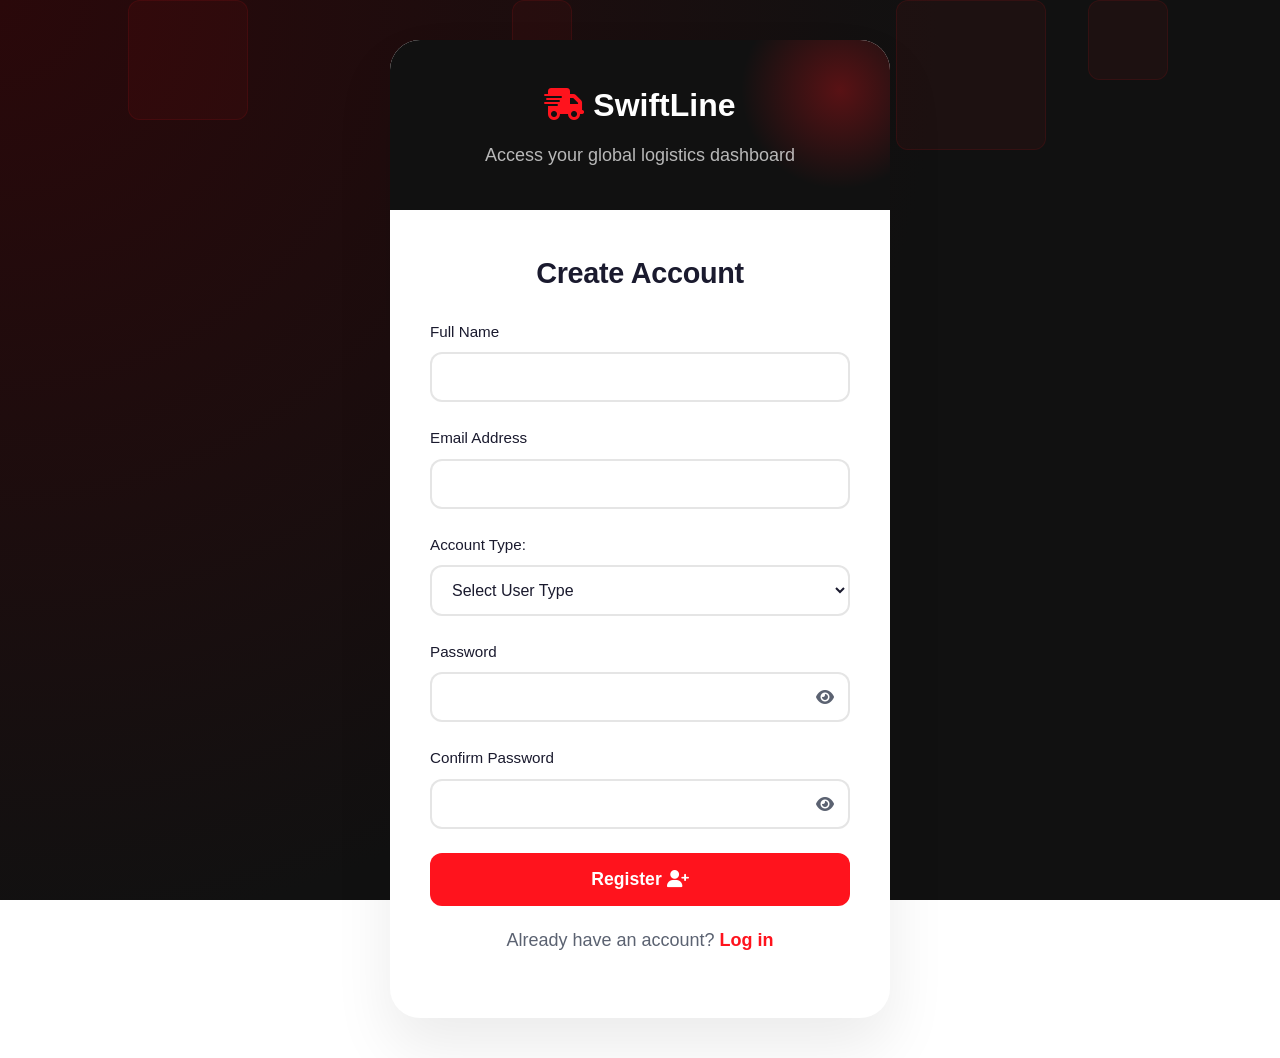
<file: sign.html>
<!DOCTYPE html>
<html lang="en">

<head>
    <meta name="viewport" content="width=device-width, initial-scale=1.0">
    <title>Transport & Logistics</title>
    <link rel="icon" href="./assets/bg remove.webp">

    <link rel="stylesheet" href="style.css">
    <link rel="stylesheet" href="sign.css">
    <link rel="stylesheet" href="./root.css">

    <link href="https://fonts.googleapis.com/icon?family=Material+Icons" rel="stylesheet">
    <link rel="stylesheet" href="https://cdnjs.cloudflare.com/ajax/libs/font-awesome/6.5.1/css/all.min.css">

    <link href="https://unpkg.com/aos@2.3.4/dist/aos.css" rel="stylesheet">
</head>

<body>
    <div class="animated-bg">
        <div></div>
        <div></div>
        <div></div>
        <div></div>
    </div>

    <div class="auth-container">
        <div class="auth-header">
            <a href="index.html" class="auth-logo"><i class="fas fa-truck-fast"></i> SwiftLine</a>
            <p>Access your global logistics dashboard</p>
        </div>

        <div class="auth-body">

            <!-- SIGNUP FORM (Default View) -->
            <div id="signupFormItem" class="auth-form active">
                <h2>Create Account</h2>
                <div id="signupStatus" class="status-msg"></div>
                <form id="signupForm">
                    <div class="form-group">
                        <label class="form-label">Full Name</label>
                        <input type="text" id="signupName" class="form-input" required
                            oninput="this.value = this.value.replace(/[^A-Za-z\s]/g, '')">
                    </div>
                    <div class="form-group">
                        <label class="form-label">Email Address</label>
                        <input type="email" id="signupEmail" class="form-input" required>
                    </div>
                    <div class="form-group">
                        <label class="form-label">Account Type:</label>
                        <select id="signupRole" class="form-select" required>
                            <option value="">Select User Type</option>
                            <option value="admin">Administrator</option>
                            <option value="customer">Customer</option>
                        </select>
                    </div>
                    <div class="form-group">
                        <label class="form-label">Password</label>
                        <div class="password-wrapper">
                            <input type="password" id="signupPassword" class="form-input" required>
                            <i class="fas fa-eye password-toggle" onclick="togglePassword(this, 'signupPassword')"></i>
                        </div>
                    </div>
                    <div class="form-group">
                        <label class="form-label">Confirm Password</label>
                        <div class="password-wrapper">
                            <input type="password" id="signupConfirmPassword" class="form-input" required>
                            <i class="fas fa-eye password-toggle"
                                onclick="togglePassword(this, 'signupConfirmPassword')"></i>
                        </div>
                    </div>
                    <button type="submit" class="btn-auth">Register <i class="fas fa-user-plus"></i></button>
                    <div class="auth-links">
                        <p>Already have an account? <a onclick="switchForm('loginFormItem')">Log in</a></p>
                    </div>
                </form>
            </div>

            <!-- LOGIN FORM -->
            <div id="loginFormItem" class="auth-form">
                <h2>Welcome Back</h2>
                <div id="loginStatus" class="status-msg"></div>
                <!-- Very simple login form. We select the role directly here to explicitly choose where to route. -->
                <form id="loginForm">

                    <div class="form-group">
                        <label class="form-label">Email Address</label>
                        <input type="email" id="loginEmail" class="form-input" required>
                    </div>
                    <div class="form-group">
                        <label class="form-label">Password</label>
                        <div class="password-wrapper">
                            <input type="password" id="loginPassword" class="form-input" required>
                            <i class="fas fa-eye password-toggle" onclick="togglePassword(this, 'loginPassword')"></i>
                        </div>
                    </div>
                    <button type="submit" class="btn-auth">Log In <i class="fas fa-sign-in-alt"></i></button>
                    <div class="auth-links">
                        <p>Don't have an account? <a onclick="switchForm('signupFormItem')">Sign up</a></p>
                        <p><a onclick="switchForm('forgotFormItem')">Forgot your password?</a></p>
                    </div>
                </form>
            </div>

            <!-- FORGOT PASSWORD FORM -->
            <div id="forgotFormItem" class="auth-form">
                <h2>Reset Password</h2>
                <p style="text-align: center; color: var(--text-light); margin-bottom: 24px;">Enter your email and we'll
                    send you recovery instructions.</p>
                <form action="404.html" method="GET" id="forgotForm">
                    <div class="form-group">
                        <label class="form-label">Email Address</label>
                        <input type="email" id="resetEmail" class="form-input" required>
                    </div>
                    <button type="submit" class="btn-auth">Reset Password</button>
                    <div class="auth-links">
                        <p>Remembered your password? <a onclick="switchForm('loginFormItem')">Back to Log in</a></p>
                    </div>
                </form>
            </div>

        </div>
    </div>

    <script>
        // Extremely simple UI Toggle Logic (No Complex RBAC/LocalStorage)

        function switchForm(formId) {
            document.querySelectorAll('.auth-form').forEach(f => f.classList.remove('active'));
            document.getElementById(formId).classList.add('active');

            // Clear status messages and inputs
            document.querySelectorAll('.status-msg').forEach(msg => {
                msg.className = 'status-msg';
                msg.textContent = '';
            });
            document.querySelectorAll('form').forEach(f => f.reset());
        }

        // Password Toggle logic
        function togglePassword(icon, inputId) {
            const input = document.getElementById(inputId);
            if (input.type === 'password') {
                input.type = 'text';
                icon.classList.remove('fa-eye');
                icon.classList.add('fa-eye-slash');
                icon.style.color = 'var(--primary-color)';
            } else {
                input.type = 'password';
                icon.classList.remove('fa-eye-slash');
                icon.classList.add('fa-eye');
                icon.style.color = 'var(--text-light)';
            }
        }

        const USERS_KEY = 'swiftline_users';

        // Handle Signup
        document.getElementById('signupForm').addEventListener('submit', function (e) {
            e.preventDefault();
            const name = document.getElementById('signupName').value;
            const email = document.getElementById('signupEmail').value;
            const password = document.getElementById('signupPassword').value;
            const confirmPassword = document.getElementById('signupConfirmPassword').value;
            const role = document.getElementById('signupRole').value;
            const statusBox = document.getElementById('signupStatus');

            // Simple Password Match Check
            if (password !== confirmPassword) {
                statusBox.textContent = "Error: Passwords do not match.";
                statusBox.className = "status-msg error";
                return;
            }

            // Save to mock database
            let users = [];
            try {
                users = JSON.parse(localStorage.getItem(USERS_KEY));
                if (!Array.isArray(users)) users = [];
            } catch (e) {
                users = [];
            }
            
            // Overwrite existing test email so checking role functions perfectly
            const existingUserIndex = users.findIndex(u => u.email === email);
            if (existingUserIndex >= 0) {
                users[existingUserIndex] = { name, email, password, role };
            } else {
                users.push({ name, email, password, role });
            }
            
            localStorage.setItem(USERS_KEY, JSON.stringify(users));

            statusBox.textContent = "Registration successful! Routing to login...";
            statusBox.className = "status-msg success";

            setTimeout(() => {
                switchForm('loginFormItem');
                const loginStatusBox = document.getElementById('loginStatus');
                loginStatusBox.textContent = "Please log in using your new credentials.";
                loginStatusBox.className = "status-msg success";
            }, 800);
        });

        // Handle Login - Database Validation Routing
        document.getElementById('loginForm').addEventListener('submit', function (e) {
            e.preventDefault();
            const email = document.getElementById('loginEmail').value;
            const password = document.getElementById('loginPassword').value;
            const statusBox = document.getElementById('loginStatus');

            let users = [];
            try {
                users = JSON.parse(localStorage.getItem(USERS_KEY)) || [];
            } catch (e) { }

            const user = users.find(u => u.email === email && u.password === password);

            if (user) {
                statusBox.textContent = "Authentication successful! Redirecting...";
                statusBox.className = "status-msg success";

                // Store simple session data in case dashboards ever want to display the user's name
                localStorage.setItem('swiftline_session', JSON.stringify({ name: user.name, role: user.role, email: user.email }));

                setTimeout(() => {
                    if (user.role === 'admin') {
                        window.location.href = 'admin.html';
                    } else {
                        window.location.href = 'customer.html';
                    }
                }, 800);
            } else {
                statusBox.textContent = "Invalid email or password.";
                statusBox.className = "status-msg error";
            }
        });
    </script>
</body>

</html>
</file>
<file: style.css>
* {
    margin: 0;
    padding: 0;
    box-sizing: border-box;
    max-width: 100%;
}

html,
body {
    overflow-x: hidden;
}

 .navbar {
    position: fixed;
    top: 0;
    width: 100%;
    z-index: 1000;
    padding: 24px 0;
    transition: var(--transition);
    background-color: transparent;
}

.navbar.scrolled {
    padding: 16px 0;
    background-color: rgba(255, 255, 255, 0.95);
    backdrop-filter: blur(10px);
    box-shadow: var(--shadow-sm);
}

.nav-container {
    display: flex;
    justify-content: space-between;
    align-items: center;
}

.logo {
    font-size: 1.5rem;
    font-weight: 800;
    display: flex;
    align-items: center;
    gap: 12px;
    color: var(--text-dark);
}

.logo i {
    color: var(--primary-color);
    font-size: 1.8rem;
}

.navbar.scrolled .logo,
.navbar.scrolled .nav-links a {
    color: var(--text-dark);
}

.nav-links {
    display: flex;
    gap: 32px;
}

.nav-links a {
    font-weight: 500;
    font-size: 1.05rem;
    position: relative;
    color: white;
}

.navbar.scrolled .nav-links a {
    color: var(--text-dark);
}

.nav-links a::after {
    content: '';
    position: absolute;
    bottom: -4px;
    left: 0;
    width: 0;
    height: 2px;
    background-color: var(--primary-color);
    transition: var(--transition);
}

.nav-links a:hover::after {
    width: 100%;
}

.nav-right {
    display: flex;
    align-items: center;
    gap: 16px;
}

.mobile-menu-btn {
    display: none;
    font-size: 1.5rem;
    cursor: pointer;
    color: white;
}

.navbar.scrolled .mobile-menu-btn {
    color: var(--text-dark);
}

.track-btn {
    background-color: rgba(255, 255, 255, 0.1);
    color: var(--bg-surface);
    border-color: rgba(255, 255, 255, 0.3);
}

.navbar.scrolled .track-btn {
    background: transparent;
    color: var(--text-dark);
    border-color: var(--border-color);
}

 .section {
    padding: 100px 0;
}

.section-header {
    text-align: center;
    max-width: 700px;
    margin: 0 auto 60px;
}

 @media (max-width: 768px) {
    .testimonial-swap {
        padding: 80px 0;
    }

    .swap-wrapper {
        grid-template-columns: 1fr;
    }

    .swap-image-container {
        min-height: 350px;
        height: 350px;
    }

    .swap-content-container {
        padding: 40px;
    }

    .main-quote {
        font-size: 1.4rem;
    }
}

 @media (max-width: 1024px) {
    .container-network {
        grid-template-columns: 1fr;
    }
}

@media (max-width: 768px) {
    h1 {
        font-size: 2.5rem;
    }

    h2 {
        font-size: 2rem;
    }

    .nav-right .track-btn,
    .nav-right .btn-primary {
        display: none;
    }

    .mobile-actions {
        display: flex;
        flex-direction: column;
        gap: 16px;
        margin-top: 24px;
        width: 100%;
        padding: 0 40px;
    }

    .mobile-actions .btn {
        width: 100%;
    }

    .mobile-actions .btn-outline {
        border-color: var(--text-dark);
        color: var(--text-dark);
    }

    .nav-links {
        position: fixed;
        top: 0;
        right: 0;
        width: 80%;
        max-width: 350px;
        height: 100vh;
        background-color: var(--white);
        flex-direction: column;
        justify-content: center;
        align-items: center;
        transform: translateX(100%);
         transition: transform 0.4s ease;
        box-shadow: -10px 0 30px rgba(0, 0, 0, 0.1);
        z-index: 1000;
    }

    .nav-links.active {
        transform: translateX(0);
     }

    .nav-links a {
        color: var(--text-dark) !important;
        font-size: 1.5rem;
    }

    .mobile-menu-btn {
        display: block;
        z-index: 1001;
        position: relative;
    }

    .container {
        padding: 0 16px;
     }

    .mobile-actions {
        padding: 0 16px;
     }

    .hero-actions {
        flex-direction: column;
    }

    .tracking-input-group {
        flex-direction: column;
        padding: 16px;
    }

    .tracking-input-group input {
        width: 100%;
        margin-bottom: 16px;
        border-bottom: 1px solid var(--border-color);
        padding: 12px 0;
    }

    .track-submit {
        width: 100%;
    }

    .cta-banner {
        flex-direction: column;
        text-align: center;
        padding: 40px 24px;
    }

    .cta-banner-actions {
        flex-direction: column;
        width: 100%;
    }

    .footer-content {
        grid-template-columns: 1fr 1fr;
        gap: 40px;
    }

    .hero-text {
        padding: 24px;
    }
}

@media (max-width: 480px) {
    .footer-content {
        grid-template-columns: 1fr;
    }
}








 
.hero {
    position: relative;
    min-height: 100vh;
    display: flex;
    align-items: center;
    padding: 120px 0 80px;
    overflow: hidden;
}

.hero-wrapper {
    display: grid;
    grid-template-columns: 1.2fr 0.8fr;
    gap: 60px;
    align-items: center;
    position: relative;
    z-index: 5;
}

.badge {
    color: var(--bg-surface);
    background-color: var(--primary-color);
    padding: 10px 20px;
    border-radius: 30px;
    margin-bottom: 10px;
}

.mesh-gradient {
    position: absolute;
    width: 100%;
    height: 100%;
    filter: blur(100px);
    opacity: 0.5;
}


.hero-overlay {
    position: absolute;
    inset: 0;
    background: linear-gradient(105deg,
            rgba(26, 26, 46, 0.9) 0%,
            rgba(26, 26, 46, 0.4) 100%);
}

 .hero-content h1 {
    color: var(--white);
    font-size: clamp(2.5rem, 5vw, 4.5rem);
    margin-bottom: 24px;
    line-height: 1.1;
}

.hero-content p {
    color: rgba(255, 255, 255, 0.8);
    max-width: 600px;
    margin-bottom: 40px;
}

 .glass-card {
    background: rgba(255, 255, 255, 0.03);
    backdrop-filter: blur(15px);
    -webkit-backdrop-filter: blur(15px);
    border: 1px solid rgba(255, 255, 255, 0.1);
    border-radius: 24px;
    transition: var(--transition);
}

 .hero-stats-grid {
    display: grid;
    grid-template-columns: repeat(2, 1fr);
    gap: 20px;
}

.stat-card {
    padding: 30px 20px;
    text-align: center;
    animation: float 6s ease-in-out infinite;
}

.stat-card:nth-child(even) {
    animation-delay: 2s;
}

.stat-card h2 {
    color: var(--white);
    font-size: 2.5rem;
    margin: 10px 0 5px;
}

.stat-card p {
    color: var(--bg-surface);
    margin: 0;
    font-size: 0.9rem;
}

.accent-card {
    background: var(--primary-color);
    border-color: var(--primary-color);
}

.accent-card .stat-icon,
.accent-card p {
    color: var(--white);
}

.hero-bg {
    position: absolute;
    inset: 0;
    z-index: 1;
     overflow: hidden;
    background-color: var(--text-dark);
 }

.hero-video {
    width: 100%;
    height: 100%;
    object-fit: cover;
     position: absolute;
    top: 50%;
    left: 50%;
    transform: translate(-50%, -50%);
}

.hero-overlay {
    position: absolute;
    inset: 0;
    z-index: 2;
     background: linear-gradient(105deg,
            rgba(26, 26, 46, 0.9) 0%,
            rgba(26, 26, 46, 0.6) 50%,
            rgba(26, 26, 46, 0.3) 100%);
}

.hero-wrapper {
    position: relative;
    z-index: 10;
 }

 @keyframes moveMesh {
    0% {
        transform: translate(0, 0) scale(1);
    }

    100% {
        transform: translate(100px, 50px) scale(1.2);
    }
}

@keyframes float {

    0%,
    100% {
        transform: translateY(0);
    }

    50% {
        transform: translateY(-15px);
    }
}

 @media (max-width: 1024px) {
    .hero-wrapper {
        grid-template-columns: 1fr;
        text-align: center;
    }

    .hero-content p,
    .tracking-container {
        margin: 0 auto 40px;
    }

    .hero-actions {
        justify-content: center;
    }

    .hero-stats-grid {
        max-width: 600px;
        margin: 0 auto;
    }
}

@media (max-width: 600px) {
    .hero-stats-grid {
        grid-template-columns: 1fr;
    }

    .tracking-input-group {
        flex-direction: column;
        background: transparent;
        gap: 10px;
    }

    .tracking-input-group input {
        background: #fff;
        border-radius: 12px;
    }

    .track-submit {
        width: 100%;
        border-radius: 12px !important;
    }
}






 .partners-section {
    padding: 80px 0;
    background: var(--white);
    border-bottom: 1px solid var(--border-color);
    overflow: hidden;
}

 .section-header {
    text-align: center;
    max-width: 800px;
    margin: 0 auto 50px;
}

.subtitle-wrapper {
    display: flex;
    align-items: center;
    justify-content: center;
    gap: 12px;
    margin-bottom: 15px;
}

.section-header .line {
    width: 30px;
    height: 2px;
    background: var(--primary-color);
    border-radius: 2px;
}

.section-header .subtitle {
    color: var(--primary-color);
    font-size: 0.8rem;
    font-weight: 800;
    text-transform: uppercase;
    letter-spacing: 0.25em;
}

.section-header h2 {
    font-size: clamp(1.8rem, 4vw, 2.8rem);
    font-weight: 800;
    color: var(--text-dark);
    letter-spacing: -0.03em;
    margin-bottom: 15px;
}

 .marquee-wrapper {
    position: relative;
    width: 100%;
     mask-image: linear-gradient(to right, transparent, black 15%, black 85%, transparent);
    -webkit-mask-image: linear-gradient(to right, transparent, black 15%, black 85%, transparent);
}

.marquee-content {
    display: flex;
    gap: 80px;
    width: max-content;
    animation: scrollLogos 30s linear infinite;
}

.partner-item {
    display: flex;
    align-items: center;
    gap: 12px;
    filter: grayscale(1);
    opacity: 0.3;
    transition: var(--transition);
    cursor: pointer;
}

.partner-item i {
    font-size: 2rem;
    color: var(--text-dark);
}

.partner-item span {
    font-size: 1.1rem;
    font-weight: 800;
    color: var(--text-dark);
}

 .partner-item:hover {
    filter: grayscale(0);
    opacity: 1;
}

.partner-item:hover i,
.partner-item:hover span {
    color: var(--primary-color);
}

 @keyframes scrollLogos {
    0% {
        transform: translateX(0);
    }

    100% {
        transform: translateX(-50%);
    }
}

 @media (max-width: 768px) {
    .partners-section {
        padding: 50px 0;
    }

    .section-header {
        text-align: left;
        margin-bottom: 35px;
    }

    .subtitle-wrapper {
        justify-content: flex-start;
    }

    .section-header h2 {
        font-size: 1.8rem;
    }

    .marquee-content {
        gap: 40px;
        animation-duration: 20s;
    }

    .partner-item i {
        font-size: 1.5rem;
    }

    .partner-item span {
        font-size: 0.9rem;
    }
}







 .pillars-wrapper {
    display: flex;
    gap: 20px;
    height: 500px;
    margin-top: 50px;
}

.pillar-item {
    position: relative;
    flex: 1;
     border-radius: 30px;
    overflow: hidden;
    transition: all 0.7s cubic-bezier(0.4, 0, 0.2, 1);
    cursor: pointer;
    background: var(--text-dark);
}

 .pillar-item:hover,
.pillar-item.active {
    flex: 2.5;
 }

 .pillar-img {
    position: absolute;
    inset: 0;
    width: 100%;
    height: 100%;
    object-fit: cover;
    opacity: 0.4;
    transition: var(--transition);
}

.pillar-item:hover .pillar-img {
    transform: scale(1.1);
    opacity: 0.6;
}

.pillar-bg-overlay {
    position: absolute;
    inset: 0;
    background: linear-gradient(to top, rgba(26, 26, 46, 0.95), transparent);
    z-index: 2;
}

 .pillar-content {
    position: relative;
    z-index: 5;
    height: 100%;
    padding: 40px;
    display: flex;
    flex-direction: column;
    justify-content: flex-end;
    color: var(--white);
}

.pillar-icon {
    width: 60px;
    height: 60px;
    background: var(--primary-color);
    border-radius: 15px;
    display: flex;
    align-items: center;
    justify-content: center;
    font-size: 1.5rem;
    margin-bottom: 20px;
    transition: var(--transition);
}

.pillar-num {
    font-weight: 800;
    opacity: 0.5;
    margin-bottom: 10px;
    display: block;
}

.pillar-text h3 {
    font-size: 1.8rem;
    margin-bottom: 15px;
    white-space: nowrap;
 }

.pillar-text p,
.pillar-list {
    opacity: 0;
    max-height: 0;
    transition: all 0.5s ease;
    overflow: hidden;
    color: var(--bg-surface);
}

 .pillar-item:hover .pillar-text p,
.pillar-item.active .pillar-text p,
.pillar-item:hover .pillar-list,
.pillar-item.active .pillar-list {
    opacity: 1;
    max-height: 200px;
    margin-top: 10px;
}

.pillar-list {
    list-style: none;
    display: flex;
    gap: 15px;
    margin-top: 20px;
}

.pillar-list li {
    font-size: 0.85rem;
    font-weight: 700;
    display: flex;
    align-items: center;
    gap: 5px;
    color: var(--bg-surface);
}

 @media (max-width: 768px) {
    .pillars-wrapper {
        flex-direction: column;
        height: auto;
    }

    .pillar-item {
        flex: none !important;
        height: 200px;
    }

    .pillar-item:hover,
    .pillar-item.active {
        height: 350px;
    }

    .pillar-text h3 {
        font-size: 1.5rem;
    }
}








 .reveal-list {
    margin-top: 40px;
    border-top: 1px solid var(--border-color);
}

.reveal-item {
    border-bottom: 1px solid var(--border-color);
    transition: var(--transition);
    overflow: hidden;
}

 .reveal-header {
    display: flex;
    justify-content: space-between;
    align-items: center;
    padding: 35px 0;
    cursor: pointer;
    transition: var(--transition);
}

.reveal-left-content {
    display: flex;
    align-items: center;
    gap: 40px;
}

.service-num {
    font-size: 1rem;
    font-weight: 800;
    color: var(--primary-color);
    opacity: 0.4;
}

.reveal-header h3 {
    font-size: 1.8rem;
    font-weight: 700;
    color: var(--text-dark);
    transition: var(--transition);
}

.reveal-icon {
    font-size: 1.2rem;
    transition: transform 0.4s ease;
}

 .reveal-body {
    max-height: 0;
    display: grid;
    grid-template-columns: 1.2fr 0.8fr;
    gap: 40px;
    transition: max-height 0.6s cubic-bezier(0.4, 0, 0.2, 1);
    opacity: 0;
}

 .reveal-item:hover {
    background-color: var(--bg-gray);
    padding-left: 20px;
    padding-right: 20px;
}

.reveal-item:hover .reveal-body {
    max-height: 400px;
    opacity: 1;
    padding-bottom: 50px;
}

.reveal-item:hover .reveal-header h3 {
    color: var(--primary-color);
}

.reveal-item:hover .reveal-icon {
    transform: rotate(45deg);
     color: var(--primary-color);
}

 .reveal-inner-content p {
    font-size: 1.1rem;
    line-height: 1.8;
    color: var(--text-light);
    margin-bottom: 25px;
}

.service-features {
    display: flex;
    gap: 20px;
    flex-wrap: wrap;
}

.service-features span {
    background: var(--white);
    padding: 8px 16px;
    border-radius: 50px;
    font-size: 0.85rem;
    font-weight: 700;
    border: 1px solid var(--border-color);
    display: flex;
    align-items: center;
    gap: 8px;
    color: var(--bg-surface);
    background-color: var(--primary-color);
}

 .reveal-image {
    height: 220px;
    border-radius: 20px;
    overflow: hidden;
    box-shadow: var(--shadow-md);
}

.reveal-image img {
    width: 100%;
    height: 100%;
    object-fit: cover;
}

 @media (max-width: 992px) {
    .reveal-body {
        grid-template-columns: 1fr;
        gap: 20px;
    }

    .reveal-image {
        display: none;
     }

    .reveal-left-content {
        gap: 20px;
    }
}










 .impact {
    position: relative;
    padding: 140px 0;
    overflow: hidden;
}

.impact-bg-wrapper {
    position: absolute;
    inset: 0;
    z-index: 1;
}

.impact-img {
    width: 100%;
    height: 100%;
    object-fit: cover;
 }

.impact-overlay {
    position: absolute;
    inset: 0;
     background: radial-gradient(circle, rgba(26, 26, 46, 0.6) 0%, rgba(26, 26, 46, 0.7) 100%);
    z-index: 2;
}

.impact-relative {
    position: relative;
    z-index: 5;
    text-align: center;
}

.impact-relative .reveal-up h2 {
    color: var(--bg-surface);
}

.impact-relative .reveal-up p {
    color: var(--bg-surface);
}

 .text-white {
    color: var(--white);
}

.white-sub {
    color: var(--primary-color) !important;
    border-bottom: 1px solid rgba(255, 255, 255, 0.2);
}

.impact-desc {
    color: rgba(255, 255, 255, 0.7);
    max-width: 600px;
    margin: 0 auto;
}

 .impact-grid {
    display: grid;
    grid-template-columns: repeat(auto-fit, minmax(220px, 1fr));
    gap: 30px;
    margin-top: 80px;
}

.impact-card {
    background: rgba(255, 255, 255, 0.03);
    backdrop-filter: blur(12px);
    border: 1px solid rgba(255, 255, 255, 0.1);
    padding: 50px 20px;
    border-radius: 30px;
    transition: var(--transition);
}

.impact-card:hover {
    background: rgba(255, 255, 255, 0.08);
    transform: translateY(-10px);
    border-color: var(--primary-color);
}

.impact-card i {
    font-size: 2.5rem;
    color: var(--primary-color);
    margin-bottom: 20px;
}

.stat-number {
    font-size: 3.5rem;
    font-weight: 800;
    color: var(--white);
    line-height: 1;
    margin-bottom: 10px;
}

.plus {
    font-size: 1.5rem;
    color: var(--primary-color);
    margin-left: 5px;
}

.impact-card p {
    font-size: 0.85rem;
    text-transform: uppercase;
    letter-spacing: 0.15em;
    color: rgba(255, 255, 255, 0.5);
    margin: 0;
}

 @media (max-width: 768px) {
    .impact-grid {
        grid-template-columns: 1fr 1fr;
    }

    .stat-number {
        font-size: 2.5rem;
    }
}









 .network-wrapper {
    display: grid;
    grid-template-columns: 1.1fr 0.9fr;
    gap: 80px;
    align-items: center;
}

 .network-visual {
    position: relative;
    border-radius: 40px;
    overflow: hidden;
    box-shadow: var(--shadow-lg);
    background: var(--text-dark);
}

.map-container {
    position: relative;
    width: 100%;
    padding-top: 65%;
 }

.map-base {
    position: absolute;
    top: 0;
    left: 0;
    width: 100%;
    height: 100%;
    object-fit: cover;
    opacity: 0.3;
    filter: grayscale(1) contrast(1.2);
}

.map-overlay-glass {
    position: absolute;
    inset: 0;
    background: radial-gradient(circle at center, transparent, rgba(26, 26, 46, 0.4));
}

 .pulse-point {
    position: absolute;
    width: 12px;
    height: 12px;
    background: var(--primary-color);
    border-radius: 50%;
    z-index: 5;
    cursor: pointer;
}

.pulse-point::after {
    content: '';
    position: absolute;
    top: 50%;
    left: 50%;
    transform: translate(-50%, -50%);
    width: 100%;
    height: 100%;
    background: var(--primary-color);
    border-radius: 50%;
    animation: pulseReach 2.5s infinite;
}

@keyframes pulseReach {
    0% {
        width: 100%;
        height: 100%;
        opacity: 0.8;
    }

    100% {
        width: 450%;
        height: 450%;
        opacity: 0;
    }
}

 .benefit-list {
    margin-top: 40px;
    display: flex;
    flex-direction: column;
    gap: 30px;
}

.benefit-item {
    display: flex;
    gap: 20px;
    align-items: flex-start;
}

.benefit-icon {
    width: 50px;
    height: 50px;
    background: var(--white);
    border: 1px solid var(--border-color);
    border-radius: 12px;
    display: flex;
    align-items: center;
    justify-content: center;
    color: var(--primary-color);
    font-size: 1.2rem;
    flex-shrink: 0;
    transition: var(--transition);
}

.benefit-item:hover .benefit-icon {
    background: var(--primary-color);
    color: var(--white);
    transform: scale(1.1);
}

.benefit-text h4 {
    font-size: 1.15rem;
    font-weight: 700;
    margin-bottom: 5px;
    color: var(--text-dark);
}

.benefit-text p {
    font-size: 0.95rem;
    color: var(--text-light);
    margin: 0;
    line-height: 1.5;
}

.mt-4 {
    margin-top: 15px;
}

 @media (max-width: 1024px) {
    .network-wrapper {
        grid-template-columns: 1fr;
        gap: 60px;
    }

    .network-info {
        text-align: center;
    }

    .benefit-item {
        text-align: left;
    }
}










 .fleet-bento-grid {
    display: grid;
    grid-template-columns: 1.5fr 1fr;
    gap: 30px;
    height: 600px;
}

.fleet-main-card,
.fleet-small-card {
    position: relative;
    border-radius: 30px;
    overflow: hidden;
    cursor: pointer;
}

.fleet-main-card img,
.fleet-small-card img {
    width: 100%;
    height: 100%;
    object-fit: cover;
    transition: transform 0.6s cubic-bezier(0.4, 0, 0.2, 1);
}

 .fleet-side-col {
    display: grid;
    grid-template-rows: 1fr 1fr;
    gap: 30px;
}

 .fleet-main-card:hover img,
.fleet-small-card:hover img {
    transform: scale(1.1);
}

 .fleet-card-overlay {
    position: absolute;
    inset: 0;
    background: linear-gradient(to top, rgba(26, 26, 46, 0.9) 0%, transparent 60%);
    display: flex;
    flex-direction: column;
    justify-content: flex-end;
    padding: 30px;
    color: var(--white);
    transition: var(--transition);
}

.fleet-card-overlay h3 {
    font-size: 1.5rem;
    font-weight: 700;
    margin-bottom: 5px;
}

.fleet-card-overlay p {
    font-size: 0.95rem;
    color: rgba(255, 255, 255, 0.8);
    margin: 0;
}

 .fleet-tag {
    background: var(--primary-color);
    color: var(--white);
    padding: 5px 15px;
    border-radius: 50px;
    font-size: 0.75rem;
    font-weight: 700;
    text-transform: uppercase;
    display: inline-block;
    width: fit-content;
    margin-bottom: 15px;
}

 @media (max-width: 992px) {
    .fleet-bento-grid {
        grid-template-columns: 1fr;
        height: auto;
    }

    .fleet-main-card {
        height: 400px;
    }

    .fleet-side-col {
        grid-template-columns: 1fr 1fr;
        height: 300px;
    }
}

@media (max-width: 600px) {
    .fleet-side-col {
        grid-template-columns: 1fr;
        height: auto;
    }

    .fleet-small-card {
        height: 250px;
    }
}










 .news-grid {
    display: grid;
    grid-template-columns: repeat(auto-fit, minmax(300px, 1fr));
    gap: 32px;
}

.news-card {
    background: var(--bg-gray);
    border-radius: 24px;
    overflow: hidden;
    box-shadow: var(--shadow-sm);
    transition: var(--transition);
    border: 1px solid var(--border-color);
}

.news-card:hover {
    box-shadow: var(--shadow-lg);
    transform: translateY(-5px);
    background: var(--white);
}

.news-img {
    position: relative;
    height: 220px;
    overflow: hidden;
}

.news-img img {
    width: 100%;
    height: 100%;
    object-fit: cover;
    transition: transform 0.5s ease;
}

.news-card:hover .news-img img {
    transform: scale(1.05);
}

.news-date {
    position: absolute;
    bottom: 0;
    left: 24px;
    background: var(--primary-color);
    color: var(--white);
    padding: 8px 16px;
    border-top-left-radius: 12px;
    border-top-right-radius: 12px;
    font-weight: 600;
    font-size: 0.9rem;
}

.news-content {
    padding: 32px 24px;
}

.news-content h4 {
    font-size: 1.25rem;
    margin-bottom: 12px;
    line-height: 1.4;
}

.news-content h4 a {
    color: var(--text-dark);
}

.news-content h4 a:hover {
    color: var(--primary-color);
}

.news-content p {
    font-size: 0.95rem;
    margin-bottom: 24px;
    line-height: 1.6;
}

.read-more {
    font-weight: 600;
    color: var(--primary-color);
    display: inline-flex;
    align-items: center;
    gap: 8px;
}

.read-more:hover {
    color: var(--primary-hover);
    gap: 12px;
}










 .testimonial-swap {
    position: relative;
    padding: 120px 0;
    overflow: hidden;
}

 .test-bg-accent {
    position: absolute;
    border-radius: 50%;
    filter: blur(100px);
    opacity: 0.1;
    z-index: 1;
}

.test-blob-1 {
    width: 600px;
    height: 600px;
    background-color: var(--primary-color);
    top: -100px;
    left: -200px;
}

.test-blob-2 {
    width: 500px;
    height: 500px;
    background-color: #3b82f6;
     bottom: -150px;
    right: -200px;
}

 .swap-wrapper {
    display: grid;
    grid-template-columns: 1fr 1.3fr;
    max-width: 1100px;
    margin: 60px auto 0;
    overflow: hidden;
    position: relative;
    z-index: 5;
 }

 .swap-image-container {
    position: relative;
    min-height: 550px;
    height: 100%;
    overflow: hidden;
}

.swap-images img {
    position: absolute;
    top: 0;
    left: 0;
    width: 100%;
    height: 100%;
    object-fit: cover;
    opacity: 0;
    transform: scale(1.1);
    transition: opacity 0.8s ease, transform 1s ease-out;
}

.swap-images img.active {
    opacity: 1;
    transform: scale(1);
    z-index: 2;
}

 .water-icon {
    position: absolute;
    top: 30px;
    right: 40px;
    font-size: 6rem;
    color: var(--text-on-dark);
    opacity: 0.15;
    z-index: 5;
}

 .swap-content-container {
    padding: 70px;
    display: flex;
    flex-direction: column;
    justify-content: center;
    position: relative;
    z-index: 5;
}

 .rating {
    display: flex;
    align-items: center;
    gap: 8px;
    margin-bottom: 25px;
    color: #f59e0b;
 }

.rating span {
    font-weight: 700;
    color: var(--text-dark);
    font-size: 0.95rem;
}

 .swap-texts {
    position: relative;
    min-height: 250px;
}

.testimonial-item {
    position: absolute;
    top: 0;
    left: 0;
    opacity: 0;
    transform: translateY(20px);
    transition: var(--transition);
}

.testimonial-item.active {
    position: relative;
    opacity: 1;
    transform: translateY(0);
}

.main-quote {
    font-size: 1.8rem;
    font-weight: 600;
    line-height: 1.4;
    color: var(--text-dark);
    margin-bottom: 30px;
    letter-spacing: -0.02em;
}

.client-meta h4 {
    font-size: 1.15rem;
    font-weight: 700;
    color: var(--text-dark);
    margin-bottom: 2px;
}

.client-meta p {
    font-size: 0.9rem;
    color: var(--text-light);
    margin: 0;
}

 .swap-pagination {
    display: flex;
    gap: 12px;
    margin-top: 50px;
}

.swap-pagination .dot {
    width: 12px;
    height: 12px;
    border: 2px solid var(--border-color);
    border-radius: 50%;
    cursor: pointer;
    transition: var(--transition);
}

.swap-pagination .dot.active {
    background-color: var(--primary-color);
    border-color: var(--primary-color);
    width: 30px;
     border-radius: 10px;
}

 @media (max-width: 768px) {
    .testimonial-swap {
        padding: 60px 0;
     }

    .swap-wrapper {
        grid-template-columns: 1fr;
         margin: 30px 15px 0;
         border-radius: 15px;
     }

    .swap-image-container {
        min-height: 350px;
         height: 350px;
    }

    .swap-content-container {
        padding: 40px 30px;
     }

    .main-quote {
        font-size: 1.4rem;
         margin-bottom: 20px;
    }

    .swap-texts {
        min-height: auto;
     }

    .swap-pagination {
        margin-top: 30px;
        justify-content: center;
     }

     .test-blob-1 {
        width: 300px;
        height: 300px;
        left: -100px;
    }

    .test-blob-2 {
        width: 250px;
        height: 250px;
        right: -100px;
    }
}






 .faq-accordion {
    max-width: 800px;
    margin: 0 auto;
}

.faq-item {
    background: var(--white);
    border: 1px solid var(--border-color);
    border-radius: 16px;
    margin-bottom: 16px;
    overflow: hidden;
}

.faq-question {
    padding: 24px;
    cursor: pointer;
    display: flex;
    justify-content: space-between;
    align-items: center;
    transition: var(--transition);
}

.faq-question h3 {
    margin: 0;
    font-size: 1.25rem;
}

.faq-question i {
    color: var(--primary-color);
    transition: transform 0.3s ease;
}

.faq-item.active .faq-question i {
    transform: rotate(180deg);
}

.faq-answer {
    max-height: 0;
    overflow: hidden;
    transition: max-height 0.4s ease;
    background: var(--white);
}

.faq-item.active .faq-answer {
    max-height: 300px;
}

.faq-answer p {
    padding: 0 24px 24px 24px;
    margin: 0;
}










 .cta-banner {
    background: linear-gradient(135deg, var(--primary-color) 0%, rgb(180, 5, 10) 100%);
    border-radius: 32px;
    padding: 64px;
    display: flex;
    align-items: center;
    justify-content: space-between;
    color: var(--white);
    gap: 40px;
    box-shadow: 0 20px 40px rgba(255, 19, 29, 0.2);
    position: relative;
    overflow: hidden;
}

.cta-banner::before {
    content: '';
    position: absolute;
    top: -50%;
    right: -10%;
    width: 600px;
    height: 600px;
    background: radial-gradient(circle, rgba(255, 255, 255, 0.1) 0%, rgba(255, 255, 255, 0) 70%);
    border-radius: 50%;
}

.cta-banner-content {
    flex: 1;
    max-width: 600px;
    position: relative;
    z-index: 1;
}

.cta-banner h2 {
    color: var(--white);
    margin-bottom: 16px;
}

.cta-banner p {
    color: rgba(255, 255, 255, 0.9);
    margin: 0;
}

.cta-banner-actions {
    display: flex;
    gap: 16px;
    position: relative;
    z-index: 1;
}








 .footer {
    background-color: var(--text-dark);
    color: rgba(255, 255, 255, 0.7);
    padding: 80px 0 24px;
}

.footer-content {
    display: grid;
    grid-template-columns: 2fr 1fr 1fr 1fr;
    gap: 60px;
    margin-bottom: 60px;
}

.footer-brand p {
    margin-top: 24px;
    max-width: 300px;
}

.footer-logo {
    color: var(--white);
}

.social-links {
    display: flex;
    gap: 16px;
    margin-top: 24px;
}

.social-links a {
    width: 40px;
    height: 40px;
    border-radius: 50%;
    background-color: rgba(255, 255, 255, 0.1);
    display: flex;
    align-items: center;
    justify-content: center;
    color: var(--white);
}

.social-links a:hover {
    background-color: var(--primary-color);
    transform: translateY(-3px);
}

.footer-links h4 {
    color: var(--white);
    font-size: 1.25rem;
    margin-bottom: 24px;
    font-weight: 600;
}

.footer-links a {
    display: block;
    margin-bottom: 12px;
}

.footer-links a:hover {
    color: var(--white);
    padding-left: 5px;
}

.footer-bottom {
    border-top: 1px solid rgba(255, 255, 255, 0.1);
    padding-top: 24px;
}

.text-center {
    text-align: center;
}

.mobile-actions {
    display: none;
}

 @media (max-width: 768px) {
    .footer {
        padding: 60px 0 30px;
        text-align: center;
     }

    .footer-content {
         grid-template-columns: 1fr;
        gap: 40px;
        margin-bottom: 40px;
    }

    .footer-brand {
        display: flex;
        flex-direction: column;
        align-items: center;
     }

    .footer-brand p {
        max-width: 100%;
         margin: 20px auto;
    }

    .social-links {
        justify-content: center;
         margin-top: 10px;
    }

     .footer-links-wrapper {
        display: grid;
        grid-template-columns: 1fr 1fr;
        gap: 30px;
        text-align: left;
     }

     .footer-content>.footer-links {
        text-align: center;
    }

    .footer-links h4 {
        font-size: 1.1rem;
        margin-bottom: 15px;
    }

    .footer-links a {
        font-size: 0.95rem;
        margin-bottom: 10px;
    }

    .footer-bottom {
        padding-top: 20px;
        font-size: 0.85rem;
    }
}
</file>
<file: about.css>
.about-hero {
     position: relative;
     height: 85vh;
     min-height: 600px;
     display: flex;
     align-items: center;
     overflow: hidden;
     color: var(--white);
     background-color: var(--text-dark);
 }

 .about-hero-bg {
     position: absolute;
     inset: 0;
     z-index: 1;
 }

 .about-hero-bg img {
     width: 100%;
     height: 100%;
     object-fit: cover;
     animation: kenBurns 20s infinite alternate ease-in-out;
 }

 @keyframes kenBurns {
     from {
         transform: scale(1);
     }

     to {
         transform: scale(1.15);
     }
 }

 .about-hero-overlay {
     position: absolute;
     inset: 0;
     background: linear-gradient(105deg,
             rgba(26, 26, 46, 0.9) 0%,
             rgba(26, 26, 46, 0.7) 50%,
             rgba(26, 26, 46, 0.3) 100%);
     z-index: 2;
 }

 .about-relative {
     position: relative;
     z-index: 10;
 }

 .about-hero-content {
     max-width: 800px;
 }

 .subtitle-wrapper .text-white {
     background-color: var(--primary-color);
     padding: 10px 20px;
     border-radius: 50px;
     color: var(--bg-gray);
     margin-top: 60px;
     font-size: 12px;
 }

 .about-hero-content h1 {
     font-size: clamp(2.5rem, 6vw, 4.5rem);
     font-weight: 800;
     line-height: 1.1;
     letter-spacing: -0.04em;
     margin-bottom: 25px;
 }

 .about-hero-content p {
     font-size: 1.2rem;
     line-height: 1.8;
     color: rgba(255, 255, 255, 0.8);
     margin-bottom: 40px;
     max-width: 650px;
 }

 .about-hero-actions {
     display: flex;
     gap: 20px;
 }

 .btn-outline-white {
     padding: 14px 30px;
     border: 2px solid rgba(255, 255, 255, 0.3);
     border-radius: 50px;
     color: var(--white);
     text-decoration: none;
     font-weight: 700;
     transition: var(--transition);
 }

 .btn-outline-white:hover {
     background: var(--white);
     color: var(--text-dark);
     border-color: var(--white);
 }

 .scroll-down-indicator {
     position: absolute;
     bottom: 30px;
     left: 50%;
     transform: translateX(-50%);
     z-index: 10;
 }

 .mouse {
     width: 26px;
     height: 42px;
     border: 2px solid rgba(255, 255, 255, 0.4);
     border-radius: 20px;
     position: relative;
 }

 .wheel {
     width: 4px;
     height: 8px;
     background: var(--primary-color);
     border-radius: 2px;
     position: absolute;
     left: 50%;
     transform: translateX(-50%);
     top: 8px;
     animation: scrollWheel 2s infinite;
 }

 @keyframes scrollWheel {
     0% {
         opacity: 1;
         transform: translate(-50%, 0);
     }

     100% {
         opacity: 0;
         transform: translate(-50%, 15px);
     }
 }

 @media (max-width: 768px) {
     .about-hero {
         height: auto;
         padding: 160px 0 100px;
         text-align: center;
     }

     .subtitle-wrapper {
         justify-content: center;
     }

     .about-hero-content {
         background: rgba(255, 255, 255, 0.05);
         backdrop-filter: blur(15px);
         -webkit-backdrop-filter: blur(15px);
         padding: 40px 24px;
         border-radius: 30px;
         border: 1px solid rgba(255, 255, 255, 0.1);
         margin: 0 15px;
     }

     .about-hero-content h1 {
         font-size: 2.2rem;
     }

     .about-hero-content p {
         font-size: 1rem;
     }

     .about-hero-actions {
         flex-direction: column;
         gap: 15px;
     }

     .btn-outline-white {
         width: 100%;
     }

     .scroll-down-indicator {
         display: none;
     }
 }







 .mission-section {
     position: relative;
     background-color: var(--bg-gray);
 }

 .mission-grid {
     display: grid;
     grid-template-columns: repeat(auto-fit, minmax(300px, 1fr));
     gap: 30px;
     margin-top: 50px;
 }

 .mission-card {
     position: relative;
     background: var(--white);
     padding: 50px 40px;
     border-radius: 30px;
     border: 1px solid var(--border-color);
     transition: var(--transition);
     overflow: hidden;
     z-index: 1;
 }

 .card-glow {
     position: absolute;
     top: -50%;
     left: -50%;
     width: 200%;
     height: 200%;
     background: radial-gradient(circle, rgba(255, 19, 29, 0.05) 0%, transparent 70%);
     opacity: 0;
     transition: var(--transition);
     z-index: -1;
 }

 .mission-card:hover {
     transform: translateY(-15px);
     border-color: var(--primary-color);
     box-shadow: var(--shadow-lg);
 }

 .mission-card:hover .card-glow {
     opacity: 1;
     transform: translate(25%, 25%);
 }

 .mission-icon {
     width: 65px;
     height: 65px;
     background: var(--bg-gray);
     color: var(--primary-color);
     border-radius: 20px;
     display: flex;
     align-items: center;
     justify-content: center;
     font-size: 1.8rem;
     margin-bottom: 25px;
     transition: var(--transition);
 }

 .mission-card:hover .mission-icon {
     background: var(--primary-color);
     color: var(--white);
     transform: rotateY(180deg);
 }

 .mission-card h3 {
     font-size: 1.6rem;
     font-weight: 800;
     margin-bottom: 15px;
     color: var(--text-dark);
 }

 .mission-card p {
     color: var(--text-light);
     line-height: 1.7;
     font-size: 1.05rem;
 }

 .card-number {
     position: absolute;
     bottom: -10px;
     right: 20px;
     font-size: 5rem;
     font-weight: 900;
     color: var(--primary-color);
     opacity: 0.03;
     transition: var(--transition);
 }

 .mission-card:hover .card-number {
     opacity: 0.1;
     transform: translateY(-10px);
 }

 @media (max-width: 768px) {
     .mission-section {
         padding: 80px 0;
     }

     .mission-grid {
         grid-template-columns: 1fr;
         gap: 20px;
     }

     .mission-card {
         padding: 40px 30px;
         text-align: center;
     }

     .mission-icon {
         margin: 0 auto 20px;
     }

     .section-header {
         text-align: center;
         margin-bottom: 40px;
     }

     .subtitle-wrapper {
         justify-content: center;
     }
 }









 .values-list-wrapper {
     max-width: 1000px;
     margin: 60px auto 0;
     display: flex;
     flex-direction: column;
 }

 .value-item {
     display: flex;
     align-items: flex-start;
     padding: 40px 0;
     border-bottom: 1px solid var(--border-color);
     transition: var(--transition);
     position: relative;
     gap: 40px;
 }

 .value-item::after {
     content: '';
     position: absolute;
     left: -24px;
     top: 0;
     width: 4px;
     height: 0;
     background: var(--primary-color);
     transition: var(--transition);
 }

 .value-item:hover::after {
     height: 100%;
 }

  .value-number {
     font-size: 0.9rem;
     font-weight: 800;
     color: var(--primary-color);
     opacity: 0.4;
     min-width: 30px;
     margin-top: 5px;
 }

 .value-icon {
     font-size: 2rem;
     color: var(--text-dark);
     transition: var(--transition);
     opacity: 0.7;
 }

 .value-text h3 {
     font-size: 2rem;
     font-weight: 800;
     margin-bottom: 10px;
     color: var(--text-dark);
     letter-spacing: -0.03em;
     transition: var(--transition);
 }

 .value-text p {
     font-size: 1.1rem;
     color: var(--text-light);
     line-height: 1.7;
     max-width: 650px;
     transition: var(--transition);
 }

  .value-item:hover {
     padding-left: 20px;
 }

 .value-item:hover .value-icon {
     color: var(--primary-color);
     opacity: 1;
     transform: scale(1.2);
 }

 .value-item:hover h3 {
     color: var(--primary-color);
     transform: translateX(5px);
 }

 .value-item:hover p {
     color: var(--text-dark);
 }

  @media (max-width: 768px) {
     .value-item {
         flex-direction: column;
         gap: 15px;
         padding: 30px 0;
     }

     .value-item::after {
         display: none;
      }

     .value-number {
         margin-bottom: -10px;
     }

     .value-text h3 {
         font-size: 1.6rem;
     }

     .value-text p {
         font-size: 1rem;
     }

     .value-item:hover {
         padding-left: 0;
      }
 }







  .impact-stats-modern {
     position: relative;
     padding: 120px 0;
     overflow: hidden;
     color: var(--white);
 }

  .impact-bg-wrap {
     position: absolute;
     inset: 0;
     z-index: 1;
 }

  .impact-bg-img {
     width: 100%;
     height: 100%;
     object-fit: cover;
 }

  .impact-mask-overlay {
     position: absolute;
     inset: 0;
     z-index: 2;

     background: radial-gradient(circle,
             rgba(47, 42, 42, 0.7),
             rgba(70, 62, 64, 0.7));
 }

  .impact-relative {
     position: relative;
     z-index: 5;
     text-align: center;
 }

  .text-white {
     color: var(--white);
 }

 .text-white-80 {
     color: rgba(255, 255, 255, 0.8);
     max-width: 550px;
     margin: 0 auto;
 }

 .line.line-white {
     background-color: var(--primary-color) !important;
     opacity: 0.4;
 }

 .subtitle.subtitle-white {
     color: var(--primary-color) !important;
     border-bottom: 1px solid rgba(255, 255, 255, 0.2);
 }

  .impact-grid-modern {
     display: grid;
     grid-template-columns: repeat(auto-fit, minmax(280px, 1fr));
     gap: 30px;
     margin-top: 80px;
 }

  .impact-stat-card {
     background: rgba(255, 255, 255, 0.05);
     backdrop-filter: blur(12px);
     border: 1px solid rgba(255, 255, 255, 0.15);
     padding: 50px 30px;
     border-radius: 30px;
     transition: var(--transition);
     display: flex;
     flex-direction: column;
     align-items: center;
 }

 .impact-stat-card:hover {
     background: rgba(255, 255, 255, 0.1);
     transform: translateY(-10px);
     border-color: var(--primary-color);
 }

  .stat-icon-wrap {
     font-size: 2.8rem;
     color: var(--primary-color);
     margin-bottom: 25px;
 }

  .stat-count {
     font-size: 3.5rem;
     font-weight: 800;
     color: var(--white);
     line-height: 1;
     margin-bottom: 10px;
 }

 .stat-count .plus {
     font-size: 1.5rem;
     color: var(--primary-color);
     margin-left: 5px;
 }

  .impact-stat-card p {
     font-size: 0.9rem;
     font-weight: 600;
     text-transform: uppercase;
     letter-spacing: 0.1em;
     color: rgba(255, 255, 255, 0.7);
     margin: 0;
 }

  @media (max-width: 768px) {

     .impact-stats-modern {
         padding: 80px 0;
     }

     .impact-relative {
         text-align: left;
     }

     .impact-grid-modern {
         grid-template-columns: 1fr;
         gap: 20px;
         margin-top: 50px;
     }

     .impact-stat-card {
         padding: 30px;
         flex-direction: row;
         align-items: center;
         gap: 20px;
     }

     .stat-icon-wrap {
         font-size: 2rem;
         margin-bottom: 0;
     }

     .stat-info {
         text-align: left;
     }

     .stat-count {
         font-size: 2.2rem;
     }
 }








  .timeline-section {
     position: relative;
     padding: 120px 0;
 }

 .timeline-container {
     position: relative;
     max-width: 1100px;
     margin: 60px auto 0;
 }

  .timeline-line {
     position: absolute;
     left: 50%;
     transform: translateX(-50%);
     width: 2px;
     height: 100%;
     background: var(--border-color);
     z-index: 1;
 }

 .timeline-item {
     position: relative;
     width: 50%;
     padding: 20px 60px;
     margin-bottom: 40px;
     z-index: 2;
 }

  .timeline-item.left {
     left: 0;
     text-align: right;
 }

 .timeline-item.right {
     left: 50%;
     text-align: left;
 }

  .timeline-dot {
     position: absolute;
     top: 30px;
     width: 20px;
     height: 20px;
     background: var(--white);
     border: 4px solid var(--primary-color);
     border-radius: 50%;
     z-index: 5;
     transition: var(--transition);
 }

 .timeline-item.left .timeline-dot {
     right: -10px;
 }

 .timeline-item.right .timeline-dot {
     left: -10px;
 }

 .timeline-item:hover .timeline-dot {
     background: var(--primary-color);
     transform: scale(1.3);
     box-shadow: 0 0 15px rgba(255, 19, 29, 0.4);
 }

  .timeline-content {
     background: transparent;
     transition: var(--transition);
 }

 .year-label {
     display: inline-block;
     font-size: 2.5rem;
     font-weight: 800;
     color: var(--primary-color);
     opacity: 0.2;
     line-height: 1;
     margin-bottom: 10px;
     transition: var(--transition);
 }

 .timeline-item:hover .year-label {
     opacity: 1;
     transform: translateY(-5px);
 }

 .timeline-content h3 {
     font-size: 1.5rem;
     font-weight: 700;
     color: var(--text-dark);
     margin-bottom: 10px;
 }

 .timeline-content p {
     font-size: 1rem;
     color: var(--text-light);
     line-height: 1.7;
 }


  #values .process-step {
     padding: 40px 24px;
     border: 1px solid transparent;
     transition: all 0.4s ease;
 }

 #values .process-step:hover {
     border-color: var(--primary-color);
     transform: translateY(-8px) scale(1.02);
     box-shadow: 0 15px 30px rgba(255, 19, 29, 0.1);
 }

 #values .step-icon {
     transition: all 0.5s ease;
 }

 #values .process-step:hover .step-icon {
     background: var(--primary-color);
     color: white;
     transform: rotateY(180deg);
 }

  .timeline-container {
     position: relative;
     max-width: 800px;
     margin: 0 auto;
     padding: 40px 0;
 }

 .timeline-container::after {
     content: '';
     position: absolute;
     width: 4px;
     background: linear-gradient(to bottom, transparent, var(--primary-color) 10%, var(--primary-color) 90%, transparent);
     box-shadow: 0 0 15px rgba(255, 19, 29, 0.4);
     top: 0;
     bottom: 0;
     left: 50%;
     margin-left: -2px;
     border-radius: 4px;
 }

 .timeline-item {
     padding: 10px 40px;
     position: relative;
     background-color: inherit;
     width: 50%;
 }

 .timeline-item.left {
     left: 0;
 }

 .timeline-item.right {
     left: 50%;
 }

 .timeline-item::after {
     content: '';
     position: absolute;
     width: 24px;
     height: 24px;
     right: -12px;
     background-color: var(--white);
     border: 4px solid var(--primary-color);
     top: 24px;
     border-radius: 50%;
     z-index: 1;
     box-shadow: 0 0 15px rgba(255, 19, 29, 0.5);
     transition: all 0.3s ease;
 }

 .timeline-item:hover::after {
     background-color: var(--primary-color);
     transform: scale(1.3);
 }

 .timeline-item.right::after {
     left: -12px;
 }

 .timeline-content {
     padding: 32px 24px;
     background: rgba(255, 255, 255, 0.9);
     backdrop-filter: blur(10px);
     position: relative;
     border-radius: 20px;
     border: none;
     border-left: 4px solid var(--primary-color);
     box-shadow: var(--shadow-md);
     transition: all 0.5s cubic-bezier(0.4, 0, 0.2, 1);
 }

 .timeline-item:hover .timeline-content {
     transform: scale(1.05) translateY(-5px);
     background: var(--white);
     box-shadow: 0 20px 40px rgba(255, 19, 29, 0.15);
 }

 .timeline-content h3 {
     color: var(--text-dark);
     font-size: 1.8rem;
     margin-bottom: 4px;
     font-weight: 800;
 }

 .timeline-content h4 {
     font-size: 1.1rem;
     color: var(--primary-color);
     text-transform: uppercase;
     letter-spacing: 1px;
     margin-bottom: 12px;
 }

 .timeline-content p {
     margin-bottom: 0;
     font-size: 1rem;
     color: var(--text-light);
 }

 @media (max-width: 768px) {
     .timeline-line {
         left: 20px;
      }

     .timeline-item {
         width: 100%;
         left: 0 !important;
         text-align: left !important;
         padding: 20px 0 20px 60px;
     }

     .timeline-dot {
         left: 10px !important;
      }

     .year-label {
         font-size: 1.8rem;
         opacity: 0.8;
     }

     .section-header {
         text-align: left;
     }

     .subtitle-wrapper {
         justify-content: flex-start;
     }
 }






 .team-grid {
     display: grid;
     grid-template-columns: repeat(auto-fit, minmax(250px, 1fr));
     gap: 32px;
 }

 .team-card {
     background: var(--white);
     border-radius: 24px;
     overflow: hidden;
     box-shadow: var(--shadow-sm);
     transition: all 0.5s cubic-bezier(0.4, 0, 0.2, 1);
     border: none;
     position: relative;
 }

 .team-card:hover {
     transform: translateY(-15px);
     box-shadow: 0 20px 40px rgba(0, 0, 0, 0.15);
 }

 .team-img {
     width: 100%;
     height: 300px;
     object-fit: cover;
     transition: all 0.6s cubic-bezier(0.4, 0, 0.2, 1);
     filter: grayscale(100%);
 }

 .team-card:hover .team-img {
     transform: scale(1.1);
     filter: grayscale(0%);
 }

 .team-img-wrapper {
     overflow: hidden;
 }

 .team-info {
     padding: 30px 24px;
     text-align: center;
     background: var(--white);
     position: relative;
     z-index: 2;
     transition: all 0.4s ease;
     margin-top: -10px;
     border-radius: 24px 24px 0 0;
 }

 .team-card:hover .team-info {
     background: var(--primary-color);
 }

 .team-info h3 {
     margin-bottom: 4px;
     transition: color 0.3s ease;
 }

 .team-info p {
     color: var(--primary-color);
     font-weight: 600;
     font-size: 0.95rem;
     margin-bottom: 20px;
     transition: color 0.3s ease;
 }

 .team-card:hover .team-info h3,
 .team-card:hover .team-info p {
     color: white !important;
 }

 .team-social {
     display: flex;
     justify-content: center;
     gap: 12px;
 }

 .team-social a {
     color: var(--text-light);
     transition: var(--transition);
     font-size: 1.2rem;
     width: 40px;
     height: 40px;
     display: inline-flex;
     align-items: center;
     justify-content: center;
     background: var(--bg-gray);
     border-radius: 50%;
 }

 .team-card:hover .team-social a {
     background: rgba(255, 255, 255, 0.2);
     color: white;
 }

 .team-card:hover .team-social a:hover {
     color: var(--primary-color);
     background: white;
     transform: translateY(-3px);
     box-shadow: 0 5px 15px rgba(0, 0, 0, 0.1);
 }

  #mission .services-grid {
     gap: 40px;
 }

 #mission .service-card {
     background: linear-gradient(145deg, #ffffff, #fcfcfc);
     border: none;
     border-top: 4px solid var(--primary-color);
     position: relative;
     z-index: 1;
     overflow: hidden;
     transition: all 0.5s cubic-bezier(0.4, 0, 0.2, 1);
 }

 #mission .service-card::after {
     content: '';
     position: absolute;
     width: 150px;
     height: 150px;
     background: radial-gradient(circle, rgba(255, 19, 29, 0.1) 0%, transparent 70%);
     bottom: -50px;
     right: -50px;
     border-radius: 50%;
     z-index: -1;
     transition: all 0.5s ease;
     pointer-events: none;
 }

 #mission .service-card:hover {
     transform: translateY(-15px) scale(1.03);
     box-shadow: 0 20px 40px rgba(0, 0, 0, 0.1);
 }

 #mission .service-card:hover::after {
     transform: scale(2.5);
     background: radial-gradient(circle, rgba(255, 19, 29, 0.15) 0%, transparent 70%);
 }

 #mission .service-icon {
     background: var(--white);
     box-shadow: 0 10px 20px rgba(255, 19, 29, 0.1);
     transition: all 0.5s ease;
 }

 #mission .service-card:hover .service-icon {
     background: var(--primary-color);
     color: white;
     transform: rotateY(180deg) scale(1.1);
 }

 @media screen and (max-width: 768px) {
     .timeline-container::after {
         left: 31px;
     }

     .timeline-item {
         width: 100%;
         padding-left: 70px;
         padding-right: 25px;
     }

     .timeline-item.right {
         left: 0;
     }

     .timeline-item.left::after,
     .timeline-item.right::after {
         left: 21px;
         background-color: var(--white);
     }
 }
</file>
<file: root.css>
:root {
    --primary-color: rgb(255, 19, 29);
    --primary-hover: rgb(220, 15, 20);
    --bg-surface: #ffffff;
    --text-dark: #1a1a2e;
    --text-light: #5b6271;
    --bg-gray: #f8f9fa;
    --white: #ffffff;
    --border-color: #e5e7eb;
    --transition: all 0.3s cubic-bezier(0.4, 0, 0.2, 1);
    --shadow-sm: 0 2px 8px rgba(0, 0, 0, 0.05);
    --shadow-md: 0 8px 24px rgba(0, 0, 0, 0.08);
    --shadow-lg: 0 16px 40px rgba(0, 0, 0, 0.12);
}

* {
    margin: 0;
    padding: 0;
    box-sizing: border-box;
}

body {
    font-family: 'Outfit', sans-serif;
    color: var(--text-dark);
    background-color: var(--bg-surface);
    line-height: 1.6;
    overflow-x: hidden;
}

a {
    text-decoration: none;
    color: inherit;
    transition: var(--transition);
}

.container {
    max-width: 1280px;
    margin: 0 auto;
    padding: 0 24px;
}

/* Typography */
h1 {
    font-size: 3.5rem;
    font-weight: 800;
    line-height: 1.1;
    margin-bottom: 24px;
    letter-spacing: -0.02em;
}

h2 {
    font-size: 2.5rem;
    font-weight: 700;
    margin-bottom: 16px;
    letter-spacing: -0.01em;
}

h3 {
    font-size: 1.5rem;
    font-weight: 600;
    margin-bottom: 12px;
}

p {
    color: var(--text-light);
    font-size: 1.125rem;
    margin-bottom: 24px;
}

.highlight {
    color: var(--primary-color);
}

.subtitle {
    color: var(--primary-color);
    font-weight: 600;
    font-size: 1rem;
    text-transform: uppercase;
    letter-spacing: 0.1em;
    margin-bottom: 12px;
    display: inline-block;
}

/* Buttons */
.btn {
    display: inline-flex;
    align-items: center;
    justify-content: center;
    gap: 8px;
    padding: 12px 24px;
    border-radius: 50px;
    font-weight: 600;
    font-size: 1rem;
    cursor: pointer;
    transition: var(--transition);
    border: 2px solid transparent;
}

.btn-primary {
    background-color: var(--primary-color);
    color: var(--white);
    box-shadow: 0 4px 14px rgba(255, 19, 29, 0.4);
}

.btn-primary:hover {
    background-color: var(--primary-hover);
    box-shadow: 0 6px 20px rgba(255, 19, 29, 0.5);
    transform: translateY(-2px);
}

.btn-secondary {
    background-color: var(--white);
    color: var(--text-dark);
}

.btn-secondary:hover {
    background-color: var(--bg-gray);
    transform: translateY(-2px);
}

.btn-outline {
    border-color: var(--border-color);
    color: var(--bg-surface);
    background: transparent;
}

.btn-outline:hover {
    border-color: var(--text-dark);
}

.btn-white {
    background-color: var(--white);
    color: var(--primary-color);
}

.btn-white:hover {
    box-shadow: 0 8px 24px rgba(0, 0, 0, 0.1);
    transform: translateY(-2px);
}

.btn-outline-white {
    border-color: var(--white);
    color: var(--white);
    background: transparent;
}

.btn-outline-white:hover {
    background-color: rgba(255, 255, 255, 0.1);
}

.btn-large {
    padding: 16px 32px;
    font-size: 1.125rem;
}









/* header */

.navbar {
    position: fixed;
    top: 0;
    width: 100%;
    z-index: 1000;
    padding: 24px 0;
    transition: var(--transition);
    background-color: transparent;
}

.navbar.scrolled {
    padding: 16px 0;
    background-color: rgba(255, 255, 255, 0.95);
    backdrop-filter: blur(10px);
    box-shadow: var(--shadow-sm);
}

.nav-container {
    display: flex;
    justify-content: space-between;
    align-items: center;
}

.logo {
    font-size: 1.5rem;
    font-weight: 800;
    display: flex;
    align-items: center;
    gap: 12px;
    color: var(--text-dark);
}

.logo i {
    color: var(--primary-color);
    font-size: 1.8rem;
}

.navbar.scrolled .logo,
.navbar.scrolled .nav-links a {
    color: var(--text-dark);
}

.nav-links {
    display: flex;
    gap: 32px;
}

.nav-links a {
    font-weight: 500;
    font-size: 1.05rem;
    position: relative;
    color: white;
}

.navbar.scrolled .nav-links a {
    color: var(--text-dark);
}

.nav-links a::after {
    content: '';
    position: absolute;
    bottom: -4px;
    left: 0;
    width: 0;
    height: 2px;
    background-color: var(--primary-color);
    transition: var(--transition);
}

.nav-links a:hover::after {
    width: 100%;
}

.nav-right {
    display: flex;
    align-items: center;
    gap: 16px;
}

.mobile-menu-btn {
    display: none;
    font-size: 1.5rem;
    cursor: pointer;
    color: white;
}

.navbar.scrolled .mobile-menu-btn {
    color: var(--text-dark);
}

.track-btn {
    background-color: rgba(255, 255, 255, 0.1);
    color:var(--bg-surface);
    border-color: rgba(255, 255, 255, 0.3);
}

.navbar.scrolled .track-btn {
    background: transparent;
    color: var(--text-dark);
    border-color: var(--border-color);
}

@media (max-width: 768px) {
    h1 {
        font-size: 2.5rem;
    }

    h2 {
        font-size: 2rem;
    }

    .nav-right .track-btn,
    .nav-right .btn-primary {
        display: none;
    }

    .mobile-actions {
        display: flex;
        flex-direction: column;
        gap: 16px;
        margin-top: 24px;
        width: 100%;
        padding: 0 40px;
    }

    .mobile-actions .btn {
        width: 100%;
    }

    .mobile-actions .btn-outline {
        border-color: var(--text-dark);
        color: var(--text-dark);
    }

    .nav-links {
        position: fixed;
        top: 0;
        right: -100%;
        width: 80%;
        max-width: 350px;
        height: 100vh;
        background-color: var(--white);
        flex-direction: column;
        justify-content: center;
        align-items: center;
        transition: right 0.4s cubic-bezier(0.4, 0, 0.2, 1);
        box-shadow: -10px 0 30px rgba(0, 0, 0, 0.1);
        z-index: 1000;
    }

    .nav-links.active {
        right: 0;
    }

    .nav-links a {
        color: var(--text-dark) !important;
        font-size: 1.5rem;
    }

    .mobile-menu-btn {
        display: block;
        z-index: 1001;
        position: relative;
    }
}








/* --- Section Header Styling --- */
.section-header {
    text-align: center;
    max-width: 700px;
    margin: 0 auto 60px;
    padding: 0 20px;
}

/* The small "How It Works" text */
.section-header .subtitle {
    display: inline-block;
    color: var(--primary-color);
    font-weight: 700;
    font-size: 0.85rem;
    text-transform: uppercase;
    letter-spacing: 0.2em; /* Premium spaced-out look */
    margin-bottom: 15px;
    position: relative;
    padding-bottom: 5px;
}

/* Subtle accent line under the subtitle */
.section-header .subtitle::after {
    content: '';
    position: absolute;
    bottom: 0;
    left: 50%;
    transform: translateX(-50%);
    width: 40px;
    height: 2px;
    background-color: var(--primary-color);
    border-radius: 2px;
}

/* Main Heading (Seamless Shipping Process) */
.section-header h2 {
    font-size: clamp(2rem, 4vw, 2.8rem); /* Responsive sizing */
    font-weight: 800;
    color: var(--text-dark);
    line-height: 1.2;
    margin-bottom: 20px;
    letter-spacing: -0.02em;
}

/* Description Text */
.section-header p {
    color: var(--text-light);
    font-size: 1.15rem;
    line-height: 1.7;
    margin: 0 auto;
    max-width: 550px;
}

/* --- Entry Animation (Reveal) --- */
.reveal-up {
    opacity: 0;
    transform: translateY(30px);
    transition: all 0.8s cubic-bezier(0.4, 0, 0.2, 1);
}

.reveal-up.active {
    opacity: 1;
    transform: translateY(0);
}

/* --- Mobile Adjustments --- */
@media (max-width: 768px) {
    .section-header {
        margin-bottom: 40px;
    }
    
    .section-header h2 {
        font-size: 1.8rem;
    }
    
    .section-header p {
        font-size: 1rem;
    }
}
</file>
<file: admin.css>
:root {
    --primary-color: rgb(255, 19, 29);
    --bg-dark: #0a0a0c;
    --panel-bg: #151518;
    --border-dark: rgba(255, 255, 255, 0.05);
    --text-main: #f0f0f0;
    --text-muted: rgba(255, 255, 255, 0.6);
}

* {
    margin: 0;
    padding: 0;
    box-sizing: border-box;
    font-family: 'Outfit', sans-serif;
}

body {
    background-color: var(--bg-dark);
    color: var(--text-main);
    display: flex;
    min-height: 100vh;
    overflow-x: hidden;
}

/* Sidebar Navigation */
.sidebar {
    width: 280px;
    background-color: var(--panel-bg);
    border-right: 1px solid var(--border-dark);
    display: flex;
    flex-direction: column;
    padding: 30px 0;
    position: fixed;
    height: 100vh;
    left: 0;
    top: 0;
    z-index: 100;
}

.brand {
    padding: 0 30px;
    font-size: 1.8rem;
    font-weight: 800;
    color: white;
    text-decoration: none;
    display: flex;
    align-items: center;
    gap: 12px;
    margin-bottom: 50px;
}

.brand i {
    color: var(--primary-color);
}

.nav-menu {
    display: flex;
    flex-direction: column;
    gap: 8px;
    padding: 0 15px;
    flex-grow: 1;
}

.nav-item {
    text-decoration: none;
    color: var(--text-muted);
    padding: 14px 20px;
    border-radius: 12px;
    display: flex;
    align-items: center;
    gap: 16px;
    font-size: 1.05rem;
    font-weight: 500;
    transition: all 0.3s ease;
}

.nav-item i {
    font-size: 1.2rem;
    width: 24px;
    text-align: center;
}

.nav-item:hover,
.nav-item.active {
    background: rgba(255, 19, 29, 0.1);
    color: var(--primary-color);
}

.nav-item.active {
    border-left: 4px solid var(--primary-color);
}

.user-panel {
    padding: 20px 30px;
    border-top: 1px solid var(--border-dark);
    display: flex;
    align-items: center;
    gap: 16px;
}

.user-avatar {
    width: 48px;
    height: 48px;
    border-radius: 50%;
    background: linear-gradient(135deg, var(--primary-color), #8a0b12);
    display: flex;
    align-items: center;
    justify-content: center;
    font-weight: 700;
    color: white;
    font-size: 1.2rem;
}

.user-info p {
    color: white;
    font-weight: 600;
    margin-bottom: 2px;
}

.user-info span {
    color: var(--primary-color);
    font-size: 0.85rem;
    font-weight: 600;
    text-transform: uppercase;
    letter-spacing: 1px;
}

.logout-btn {
    color: var(--text-muted);
    background: none;
    border: none;
    cursor: pointer;
    margin-left: auto;
    transition: color 0.3s ease;
}

.logout-btn:hover {
    color: white;
}

/* Main Canvas */
.main-canvas {
    flex-grow: 1;
    margin-left: 280px;
    padding: 40px 50px;
    background-color: var(--bg-dark);
}

/* Top Bar */
.top-bar {
    display: flex;
    justify-content: space-between;
    align-items: center;
    margin-bottom: 40px;
}

.page-title {
    font-size: 2rem;
    font-weight: 700;
    color: white;
}

.quick-actions .btn {
    background: var(--primary-color);
    color: white;
    border: none;
    padding: 12px 24px;
    border-radius: 8px;
    cursor: pointer;
    font-weight: 600;
    font-size: 1rem;
    display: flex;
    align-items: center;
    gap: 8px;
}

/* Stat Grid */
.stat-grid {
    display: grid;
    grid-template-columns: repeat(auto-fit, minmax(220px, 1fr));
    gap: 24px;
    margin-bottom: 40px;
}

.stat-card {
    background: var(--panel-bg);
    border: 1px solid var(--border-dark);
    border-radius: 20px;
    padding: 30px;
    position: relative;
    overflow: hidden;
}

.stat-card::after {
    content: '';
    position: absolute;
    width: 100px;
    height: 100px;
    background: radial-gradient(circle, rgba(255, 19, 29, 0.15), transparent 70%);
    top: -30px;
    right: -30px;
    border-radius: 50%;
}

.stat-icon {
    width: 50px;
    height: 50px;
    border-radius: 12px;
    background: rgba(255, 19, 29, 0.1);
    color: var(--primary-color);
    display: flex;
    align-items: center;
    justify-content: center;
    font-size: 1.4rem;
    margin-bottom: 20px;
}

.stat-value {
    font-size: 2.2rem;
    font-weight: 700;
    margin-bottom: 8px;
    color: white;
}

.stat-label {
    color: var(--text-muted);
    font-size: 0.95rem;
    font-weight: 500;
}

/* Tables & Lists */
.panel {
    background: var(--panel-bg);
    border: 1px solid var(--border-dark);
    border-radius: 20px;
    padding: 30px;
}

.panel-header {
    display: flex;
    justify-content: space-between;
    align-items: center;
    margin-bottom: 24px;
}

.panel-header h3 {
    font-size: 1.4rem;
    font-weight: 600;
    color: var(--text-main);
}

.table-responsive {
    overflow-x: auto;
}

table {
    width: 100%;
    border-collapse: collapse;
}

th {
    text-align: left;
    padding: 16px;
    color: var(--text-muted);
    font-weight: 500;
    border-bottom: 1px solid var(--border-dark);
}

td {
    padding: 16px;
    border-bottom: 1px solid var(--border-dark);
    color: white;
}

tr:last-child td {
    border-bottom: none;
}

.status-badge {
    padding: 6px 12px;
    border-radius: 50px;
    font-size: 0.85rem;
    font-weight: 600;
}

.status-transit {
    background: rgba(59, 130, 246, 0.1);
    color: #3b82f6;
}

.status-pending {
    background: rgba(245, 158, 11, 0.1);
    color: #f59e0b;
}

.status-delivered {
    background: rgba(16, 185, 129, 0.1);
    color: #10b981;
}

/* Mobile Responsive */
.mobile-toggle {
    display: none;
    background: none;
    border: none;
    color: white;
    font-size: 1.5rem;
    cursor: pointer;
    margin-right: 15px;
}

.sidebar-header {
    display: flex;
    justify-content: space-between;
    align-items: center;
    padding-right: 20px;
    width: 100%;
}

.close-sidebar {
    display: none;
    background: none;
    border: none;
    color: white;
    font-size: 1.5rem;
    cursor: pointer;
}

@media (max-width: 768px) {
    .sidebar {
        transform: translateX(-100%);
        transition: transform 0.3s ease;
    }

    .sidebar.active {
        transform: translateX(0);
    }

    .main-canvas {
        margin-left: 0;
        padding: 20px;
    }

    .mobile-toggle {
        display: block;
    }

    .close-sidebar {
        display: block;
    }

    .page-title {
        font-size: 1.4rem;
    }

    .quick-actions .btn {
        padding: 8px 16px;
        font-size: 0.9rem;
    }

    .top-bar {
        justify-content: flex-start;
    }

    .quick-actions {
        margin-left: auto;
    }

    .stat-grid {
        grid-template-columns: 1fr;
    }
}
</file>
<file: contact.css>
.contact-hero {
     position: relative;
     height: 70vh;
     min-height: 550px;
     display: flex;
     align-items: center;
     overflow: hidden;
     color: var(--white);
     background-color: var(--text-dark);
 }

 .contact-hero-bg {
     position: absolute;
     inset: 0;
     z-index: 1;
 }

 .contact-hero-bg img {
     width: 100%;
     height: 100%;
     object-fit: cover;
     filter: none;
     animation: imageZoomUp 20s infinite alternate ease-in-out;
 }

 @keyframes imageZoomUp {
     from {
         transform: scale(1);
     }

     to {
         transform: scale(1.1);
     }
 }

 .contact-mask-overlay {
     position: absolute;
     inset: 0;
     z-index: 2;
     background: linear-gradient(to bottom, rgba(26, 26, 46, 0.4), rgba(26, 26, 46, 0.8));
 }

 .contact-relative {
     position: relative;
     z-index: 10;
 }

 .status-badge {
     display: inline-flex;
     align-items: center;
     gap: 10px;
     background: rgba(255, 255, 255, 0.05);
     padding: 8px 20px;
     border-radius: 50px;
     border: 1px solid rgba(255, 255, 255, 0.1);
     margin-bottom: 30px;
 }

 .pulse-dot {
     width: 8px;
     height: 8px;
     background: #10b981;
     border-radius: 50%;
     box-shadow: 0 0 0 rgba(16, 185, 129, 0.4);
     animation: pulseDotGlow 2s infinite;
 }

 @keyframes pulseDotGlow {
     0% {
         box-shadow: 0 0 0 0 rgba(16, 185, 129, 0.7);
     }

     70% {
         box-shadow: 0 0 0 10px rgba(16, 185, 129, 0);
     }

     100% {
         box-shadow: 0 0 0 0 rgba(16, 185, 129, 0);
     }
 }

 .badge-text {
     font-size: 0.8rem;
     font-weight: 700;
     text-transform: uppercase;
     letter-spacing: 0.1em;
 }

 .contact-header-text h1 {
     font-size: clamp(3rem, 7vw, 5rem);
     font-weight: 800;
     letter-spacing: -0.04em;
     margin-bottom: 20px;
     line-height: 1;
 }

 .contact-header-text p {
     font-size: 1.2rem;
     line-height: 1.7;
     color: rgba(255, 255, 255, 0.8);
     max-width: 600px;
     margin-bottom: 40px;
 }

 .hero-contact-info {
     display: flex;
     gap: 20px;
 }

 .contact-pill {
     font-size: 0.95rem;
     font-weight: 600;
     color: var(--white);
     text-decoration: none;
     display: flex;
     align-items: center;
     gap: 10px;
     background: rgba(255, 255, 255, 0.05);
     padding: 12px 24px;
     border-radius: 12px;
     border: 1px solid rgba(255, 255, 255, 0.1);
     transition: var(--transition);
 }

 .contact-pill:hover {
     background: var(--white);
     color: var(--text-dark);
 }

 .contact-pill i {
     color: var(--primary-color);
 }

 .contact-pill:hover i {
     color: var(--primary-color);
 }

 @media (max-width: 768px) {
     .contact-hero {
         height: auto;
         padding: 160px 0 100px;
         text-align: center;
     }

     .status-badge {
         justify-content: center;
     }

     .contact-header-text {
         background: rgba(255, 255, 255, 0.04);
         backdrop-filter: blur(15px);
         -webkit-backdrop-filter: blur(15px);
         padding: 40px 20px;
         border-radius: 30px;
         border: 1px solid rgba(255, 255, 255, 0.1);
         margin: 0 15px;
     }

     .contact-header-text h1 {
         font-size: 2.8rem;
     }

     .contact-header-text p {
         font-size: 1rem;
         margin: 0 auto 30px;
     }

     .hero-contact-info {
         flex-direction: column;
         gap: 10px;
     }

     .contact-pill {
         justify-content: center;
     }
 }








 .contact-grid {
     display: grid;
     grid-template-columns: 1fr 1fr;
     gap: 60px;
     align-items: flex-start;
     margin-top: -60px;
     position: relative;
     z-index: 10;
 }

 .contact-info-panel {
     background: rgba(255, 255, 255, 0.95);
     backdrop-filter: blur(20px);
     border-radius: 30px;
     padding: 50px;
     box-shadow: 0 30px 60px rgba(0, 0, 0, 0.1);
     border: 1px solid rgba(255, 19, 29, 0.1);
     position: relative;
     overflow: hidden;
 }

 .contact-info-panel::before {
     content: '';
     position: absolute;
     top: 0;
     left: 0;
     width: 4px;
     height: 100%;
     background: linear-gradient(to bottom, var(--primary-color), #ff4d4d);
 }

 .info-block {
     display: flex;
     align-items: flex-start;
     gap: 24px;
     margin-bottom: 40px;
     transition: var(--transition);
 }

 .info-block:last-child {
     margin-bottom: 0;
 }

 .info-block:hover {
     transform: translateX(10px);
 }

 .info-icon {
     width: 70px;
     height: 70px;
     background: rgba(255, 19, 29, 0.05);
     color: var(--primary-color);
     border-radius: 20px;
     display: flex;
     align-items: center;
     justify-content: center;
     font-size: 1.8rem;
     flex-shrink: 0;
     transition: var(--transition);
 }

 .info-block:hover .info-icon {
     background: var(--primary-color);
     color: white;
     box-shadow: 0 10px 20px rgba(255, 19, 29, 0.2);
     transform: rotateY(180deg);
 }

 .info-content h3 {
     font-size: 1.4rem;
     margin-bottom: 8px;
     color: var(--text-dark);
 }

 .info-content p {
     color: var(--text-light);
     font-size: 1.05rem;
     margin: 0;
     line-height: 1.6;
 }

 .contact-form-wrapper {
     background: var(--white);
     border-radius: 30px;
     padding: 50px;
     box-shadow: 0 20px 40px rgba(0, 0, 0, 0.05);
     border: 1px solid var(--border-color);
 }

 .contact-form-wrapper h2 {
     margin-bottom: 30px;
     font-size: 2.2rem;
     color: var(--text-dark);
 }

 .form-group {
     position: relative;
     margin-bottom: 30px;
 }

 .form-control {
     width: 100%;
     padding: 16px 20px;
     border: 2px solid transparent;
     background: var(--bg-gray);
     border-radius: 16px;
     font-family: inherit;
     font-size: 1.05rem;
     color: var(--text-dark);
     outline: none;
     transition: all 0.3s ease;
 }

 .form-control:focus {
     background: var(--white);
     border-color: var(--primary-color);
     box-shadow: 0 5px 20px rgba(255, 19, 29, 0.1);
 }

 .form-group label {
     position: absolute;
     left: 20px;
     top: 50%;
     transform: translateY(-50%);
     color: var(--text-light);
     pointer-events: none;
     transition: all 0.3s ease;
     background: transparent;
     padding: 0 4px;
 }

 textarea.form-control~label {
     top: 24px;
 }

 .form-control:focus~label,
 .form-control:not(:placeholder-shown)~label {
     top: -10px;
     font-size: 0.85rem;
     color: var(--primary-color);
     font-weight: 600;
     background: var(--white);
     border-radius: 4px;
 }

 textarea.form-control {
     resize: vertical;
     min-height: 150px;
 }

 .btn-submit {
     width: 100%;
     padding: 18px;
     font-size: 1.1rem;
     position: relative;
     overflow: hidden;
 }

 .error-message {
     color: var(--primary-color);
     font-size: 0.85rem;
     position: absolute;
     bottom: -20px;
     left: 10px;
     display: none;
     font-weight: 500;
 }

 .form-control:invalid.touched {
     border-color: var(--primary-color);
 }

 .form-control:invalid.touched~.error-message {
     display: block;
     animation: fadeIn 0.3s ease forwards;
 }

 @keyframes fadeIn {
     from {
         opacity: 0;
         transform: translateY(-5px);
     }

     to {
         opacity: 1;
         transform: translateY(0);
     }
 }

 .map-section {
     margin-top: 100px;
     border-radius: 30px;
     overflow: hidden;
     height: 500px;
     position: relative;
     background: #e9ecef;
 }

 .map-section iframe {
     width: 100%;
     height: 100%;
     border: none;
     filter: grayscale(100%) invert(92%) contrast(83%);
     transition: filter 0.5s ease;
 }

 .map-section:hover iframe {
     filter: grayscale(0%) invert(0%) contrast(100%);
 }

  @media (max-width: 768px) {
     .contact-grid {
         grid-template-columns: 1fr;
          gap: 30px;
         margin-top: -40px;
          padding: 0 15px;
     }

     .contact-info-panel {
         padding: 35px 25px;
         border-radius: 24px;
     }

     .info-block {
         gap: 15px;
         margin-bottom: 30px;
     }

     .info-block:hover {
         transform: none;
      }

     .info-icon {
         width: 50px;
         height: 50px;
         font-size: 1.3rem;
         border-radius: 14px;
     }

     .info-content h3 {
         font-size: 1.2rem;
     }

     .info-content p {
         font-size: 0.95rem;
     }

     .contact-form-wrapper {
         padding: 40px 25px;
         border-radius: 24px;
     }

     .contact-form-wrapper h2 {
         font-size: 1.8rem;
         margin-bottom: 25px;
     }

      .form-control {
         padding: 14px 18px;
         font-size: 1rem;
     }

     .form-group {
         margin-bottom: 25px;
     }

     .btn-submit {
         padding: 16px;
         font-size: 1rem;
     }

      .map-section {
         margin-top: 60px;
         height: 350px;
          border-radius: 20px;
         margin: 60px 15px 0;
      }

      .map-section iframe {
         filter: grayscale(0%) invert(0%) contrast(100%);
     }
 }












  .locations-section-premium {
     position: relative;
     padding: 120px 0;
     overflow: hidden;
     background-color: #0a0a12;
  }

  .locations-bg-wrapper {
     position: absolute;
     inset: 0;
     z-index: 1;
 }

 .locations-bg-wrapper img{
    background-image: fixed;
 }

 .locations-bg-img {
     width: 100%;
     height: 100%;
     object-fit: cover;
     filter: none;
     animation: slowZoom 25s infinite alternate ease-in-out;
 }

 @keyframes slowZoom {
     from {
         transform: scale(1);
     }

     to {
         transform: scale(1.15);
     }
 }

 .locations-mask-overlay {
     position: absolute;
     inset: 0;
     z-index: 2;
      background: linear-gradient(to bottom, rgba(26, 26, 46, 0.4), rgba(26, 26, 46, 0.8));
 }

 .locations-relative {
     position: relative;
     z-index: 10;
 }

 .locations-relative .reveal-up h2{
    color: var(--bg-surface);
 }

 .locations-relative .reveal-up p{
    color: var(--bg-surface);
 }

  .text-white {
     color: var(--white);
 }

 .text-white-80 {
     color: rgba(255, 255, 255, 0.7);
     max-width: 600px;
     margin: 0 auto;
 }

 .line.line-white {
     background: var(--primary-color) !important;
 }

  .locations-grid-modern {
     display: grid;
     grid-template-columns: repeat(3, 1fr);
     gap: 30px;
     margin-top: 60px;
 }

 .location-glass-card {
     background: rgba(255, 255, 255, 0.03);
     backdrop-filter: blur(15px);
     -webkit-backdrop-filter: blur(15px);
     border: 1px solid rgba(255, 255, 255, 0.1);
     border-radius: 32px;
     padding: 50px 35px;
     position: relative;
     transition: var(--transition);
     text-align: center;
 }

 .location-glass-card:hover {
     transform: translateY(-12px);
     background: rgba(255, 255, 255, 0.07);
     border-color: var(--primary-color);
     box-shadow: 0 25px 50px rgba(0, 0, 0, 0.4);
 }

  .hub-status-badge {
     position: absolute;
     top: 25px;
     left: 50%;
     transform: translateX(-50%);
     background: rgba(16, 185, 129, 0.15);
     color: #10b981;
     font-size: 0.7rem;
     font-weight: 800;
     text-transform: uppercase;
     padding: 5px 15px;
     border-radius: 50px;
     display: flex;
     align-items: center;
     gap: 8px;
 }

 .pulse-dot {
     width: 6px;
     height: 6px;
     background: #10b981;
     border-radius: 50%;
     animation: pulseActive 2s infinite;
 }

 @keyframes pulseActive {
     0% {
         opacity: 1;
         transform: scale(1);
     }

     50% {
         opacity: 0.4;
         transform: scale(1.2);
     }

     100% {
         opacity: 1;
         transform: scale(1);
     }
 }

 .card-icon {
     font-size: 2.8rem;
     color: var(--primary-color);
     margin: 20px 0 25px;
 }

 .card-info h3 {
     font-size: 1.6rem;
     font-weight: 800;
     color: var(--white);
     margin-bottom: 12px;
 }

 .card-info p {
     font-size: 0.95rem;
     color: rgba(255, 255, 255, 0.6);
     line-height: 1.6;
     margin-bottom: 30px;
 }

 .btn-link {
     color: var(--primary-color);
     text-decoration: none;
     font-weight: 700;
     font-size: 0.9rem;
     transition: var(--transition);
 }

 .btn-link:hover {
     color: var(--white);
     letter-spacing: 0.5px;
 }

  @media (max-width: 1024px) {
     .locations-grid-modern {
         grid-template-columns: repeat(2, 1fr);
     }
 }

 @media (max-width: 768px) {
     .locations-section-premium {
         padding: 80px 0;
     }

     .locations-grid-modern {
         grid-template-columns: 1fr;
         gap: 20px;
     }

     .location-glass-card {
         padding: 40px 25px;
         text-align: left;
     }

     .hub-status-badge {
         left: auto;
         right: 25px;
         transform: none;
     }

     .card-icon {
         margin: 0 0 20px;
         font-size: 2.2rem;
     }

     .btn-link {
         display: inline-block;
     }
 }









 /* --- SLA Precision Styles --- */
 .sla-precision-section {
     position: relative;
     padding: 120px 0;
 }

 .sla-precision-wrapper {
     position: relative;
     max-width: 900px;
     margin: 80px auto 0;
 }

 /* Vertical Progress Line */
 .sla-vertical-line {
     position: absolute;
     left: 30px;
     top: 0;
     bottom: 0;
     width: 2px;
     background: linear-gradient(to bottom, var(--primary-color), var(--border-color));
     z-index: 1;
 }

 .sla-row {
     position: relative;
     display: flex;
     align-items: flex-start;
     gap: 50px;
     margin-bottom: 80px;
     z-index: 2;
 }

 .sla-row:last-child {
     margin-bottom: 0;
 }

 /* Marker Dot/Icon */
 .sla-marker {
     width: 60px;
     height: 60px;
     background: var(--white);
     border: 2px solid var(--primary-color);
     border-radius: 50%;
     display: flex;
     align-items: center;
     justify-content: center;
     font-size: 1.4rem;
     color: var(--primary-color);
     flex-shrink: 0;
     box-shadow: 0 0 0 8px var(--bg-gray);
     /* Masks the line behind the dot */
     transition: var(--transition);
 }

 .sla-row:hover .sla-marker {
     background: var(--primary-color);
     color: var(--white);
     transform: scale(1.1);
     box-shadow: 0 0 20px rgba(255, 19, 29, 0.3);
 }

 /* Content Information */
 .sla-info {
     padding-top: 10px;
 }

 .sla-tag {
     font-size: 0.75rem;
     font-weight: 800;
     text-transform: uppercase;
     letter-spacing: 0.15em;
     color: var(--primary-color);
     display: block;
     margin-bottom: 12px;
 }

 .sla-info h3 {
     font-size: 2rem;
     font-weight: 800;
     color: var(--text-dark);
     margin-bottom: 15px;
     letter-spacing: -0.02em;
 }

 .sla-info p {
     font-size: 1.1rem;
     line-height: 1.8;
     color: var(--text-light);
     max-width: 700px;
 }

 /* --- 768px Tablet & Mobile Media Query --- */
 @media (max-width: 768px) {
     .sla-vertical-line {
         left: 20px;
     }

     .sla-row {
         gap: 30px;
         margin-bottom: 60px;
     }

     .sla-marker {
         width: 45px;
         height: 45px;
         font-size: 1.1rem;
         box-shadow: 0 0 0 5px var(--bg-gray);
     }

     .sla-info h3 {
         font-size: 1.5rem;
     }

     .sla-info p {
         font-size: 1rem;
     }
 }
</file>
<file: customer.css>
:root {
    --primary-color: rgb(255, 19, 29);
    --bg-light: #0a0a0c;
    --panel-bg: #151518;
    --border-light: rgba(255, 255, 255, 0.05);
    --text-dark: #f0f0f0;
    --text-muted: rgba(255, 255, 255, 0.6);
}

* {
    margin: 0;
    padding: 0;
    box-sizing: border-box;
    font-family: 'Outfit', sans-serif;
}

body {
    background-color: var(--bg-light);
    color: var(--text-dark);
    display: flex;
    min-height: 100vh;
    overflow-x: hidden;
}

/* Sidebar Navigation */
.sidebar {
    width: 280px;
    background-color: var(--panel-bg);
    border-right: 1px solid var(--border-light);
    display: flex;
    flex-direction: column;
    padding: 30px 0;
    position: fixed;
    height: 100vh;
    left: 0;
    top: 0;
    z-index: 100;
}

.brand {
    padding: 0 30px;
    font-size: 1.8rem;
    font-weight: 800;
    color: var(--text-dark);
    text-decoration: none;
    display: flex;
    align-items: center;
    gap: 12px;
    margin-bottom: 50px;
}

.brand i {
    color: var(--primary-color);
}

.nav-menu {
    display: flex;
    flex-direction: column;
    gap: 8px;
    padding: 0 15px;
    flex-grow: 1;
}

.nav-item {
    text-decoration: none;
    color: var(--text-muted);
    padding: 14px 20px;
    border-radius: 12px;
    display: flex;
    align-items: center;
    gap: 16px;
    font-size: 1.05rem;
    font-weight: 500;
    transition: all 0.3s ease;
}

.nav-item i {
    font-size: 1.2rem;
    width: 24px;
    text-align: center;
}

.nav-item:hover,
.nav-item.active {
    background: rgba(255, 19, 29, 0.05);
    color: var(--primary-color);
}

.nav-item.active {
    border-left: 4px solid var(--primary-color);
}

.user-panel {
    padding: 20px 30px;
    border-top: 1px solid var(--border-light);
    display: flex;
    align-items: center;
    gap: 16px;
}

.user-avatar {
    width: 48px;
    height: 48px;
    border-radius: 50%;
    background: linear-gradient(135deg, #1f2937, #4b5563);
    display: flex;
    align-items: center;
    justify-content: center;
    font-weight: 700;
    color: white;
    font-size: 1.2rem;
}

.user-info p {
    color: var(--text-dark);
    font-weight: 600;
    margin-bottom: 2px;
}

.user-info span {
    color: var(--text-muted);
    font-size: 0.85rem;
    font-weight: 500;
}

.logout-btn {
    color: var(--text-muted);
    background: none;
    border: none;
    cursor: pointer;
    margin-left: auto;
    transition: color 0.3s ease;
}

.logout-btn:hover {
    color: var(--primary-color);
}

/* Main Canvas */
.main-canvas {
    flex-grow: 1;
    margin-left: 280px;
    padding: 40px 50px;
}

/* Top Bar */
.top-bar {
    display: flex;
    justify-content: space-between;
    align-items: center;
    margin-bottom: 40px;
}

.page-title {
    font-size: 2rem;
    font-weight: 700;
    color: var(--text-dark);
}

.quick-actions .btn {
    background: var(--primary-color);
    color: white;
    border: none;
    padding: 12px 24px;
    border-radius: 8px;
    cursor: pointer;
    font-weight: 600;
    font-size: 1rem;
    display: flex;
    align-items: center;
    gap: 8px;
    box-shadow: 0 4px 15px rgba(255, 19, 29, 0.2);
}

/* Dashboard Grid Layout */
.dashboard-grid {
    display: grid;
    grid-template-columns: 2fr 1fr;
    gap: 30px;
}

.panel {
    background: var(--panel-bg);
    border: 1px solid var(--border-light);
    border-radius: 20px;
    padding: 30px;
    box-shadow: 0 10px 30px rgba(0, 0, 0, 0.02);
    margin-bottom: 30px;
}

.panel-header {
    display: flex;
    justify-content: space-between;
    align-items: center;
    margin-bottom: 24px;
}

.panel-header h3 {
    font-size: 1.4rem;
    font-weight: 600;
}

/* Table */
.table-responsive {
    overflow-x: auto;
}

table {
    width: 100%;
    border-collapse: collapse;
}

th {
    text-align: left;
    padding: 16px;
    color: var(--text-muted);
    font-weight: 500;
    border-bottom: 1px solid var(--border-light);
}

td {
    padding: 16px;
    border-bottom: 1px solid var(--border-light);
    color: var(--text-dark);
    font-weight: 500;
}

tr:last-child td {
    border-bottom: none;
}

.status-badge {
    padding: 6px 12px;
    border-radius: 50px;
    font-size: 0.85rem;
    font-weight: 600;
}

.status-transit {
    background: rgba(59, 130, 246, 0.1);
    color: #3b82f6;
}

.status-delivered {
    background: rgba(16, 185, 129, 0.1);
    color: #10b981;
}

/* Track Widget */
.track-widget input {
    width: 100%;
    padding: 16px;
    border-radius: 12px;
    border: 2px solid var(--border-light);
    background: rgba(255, 255, 255, 0.05);
    color: white;
    font-size: 1rem;
    font-family: inherit;
    margin-bottom: 16px;
    outline: none;
    transition: all 0.3s ease;
}

.track-widget input:focus {
    border-color: var(--primary-color);
}

.track-widget button {
    width: 100%;
    padding: 16px;
    border-radius: 12px;
    border: none;
    background: var(--primary-color);
    color: white;
    font-weight: 600;
    font-size: 1rem;
    cursor: pointer;
    transition: all 0.3s ease;
}

.track-widget button:hover {
    background: var(--primary-color);
}

/* Agent Card */
.agent-card {
    display: flex;
    align-items: center;
    gap: 16px;
    background: var(--bg-light);
    padding: 16px;
    border-radius: 16px;
    border: 1px solid var(--border-light);
}

.agent-avatar {
    width: 50px;
    height: 50px;
    border-radius: 12px;
    background: rgba(255, 19, 29, 0.1);
    color: var(--primary-color);
    display: flex;
    align-items: center;
    justify-content: center;
    font-size: 1.4rem;
}

/* Mobile Responsive */
.mobile-toggle {
    display: none;
    background: none;
    border: none;
    color: white;
    font-size: 1.5rem;
    cursor: pointer;
    margin-right: 15px;
}

.sidebar-header {
    display: flex;
    justify-content: space-between;
    align-items: center;
    padding-right: 20px;
    width: 100%;
}

.close-sidebar {
    display: none;
    background: none;
    border: none;
    color: white;
    font-size: 1.5rem;
    cursor: pointer;
}

@media (max-width: 768px) {
    .sidebar {
        transform: translateX(-100%);
        transition: transform 0.3s ease;
    }

    .sidebar.active {
        transform: translateX(0);
    }

    .main-canvas {
        margin-left: 0;
        padding: 20px;
    }

    .mobile-toggle {
        display: block;
    }

    .close-sidebar {
        display: block;
    }

    .page-title {
        font-size: 1.4rem;
    }

    .quick-actions .btn {
        padding: 8px 16px;
        font-size: 0.9rem;
    }

    .top-bar {
        justify-content: flex-start;
    }

    .quick-actions {
        margin-left: auto;
    }

    .dashboard-grid {
        grid-template-columns: 1fr;
    }
}
</file>
<file: price.css>
.pricing-hero {
    position: relative;
    height: 85vh;
     min-height: 600px;
    display: flex;
    align-items: center;
    overflow: hidden;
    color: var(--white);
    background-color: var(--text-dark);
 }

 .pricing-hero-bg {
    position: absolute;
    inset: 0;
    z-index: 1;
}

.pricing-hero-bg img {
    width: 100%;
    height: 100%;
    object-fit: cover;
    animation: kenBurnsZoom 20s infinite alternate ease-in-out;
}

@keyframes kenBurnsZoom {
    from {
        transform: scale(1);
    }

    to {
        transform: scale(1.1);
    }
}

.pricing-hero-overlay {
    position: absolute;
    inset: 0;
     background: linear-gradient(105deg,
            rgba(26, 26, 46, 0.9) 0%,
            rgba(26, 26, 46, 0.7) 50%,
            rgba(26, 26, 46, 0.3) 100%);
    z-index: 2;
}

 .pricing-relative {
    position: relative;
    z-index: 10;
}

.pricing-hero-content {
    max-width: 800px;
}

.pricing-hero-content h1 {
    font-size: clamp(2.5rem, 6vw, 4.2rem);
    font-weight: 800;
    line-height: 1.1;
    letter-spacing: -0.04em;
    margin-bottom: 25px;
}

.pricing-hero-content p {
    font-size: 1.15rem;
    line-height: 1.8;
    color: rgba(255, 255, 255, 0.8);
    margin-bottom: 40px;
    max-width: 600px;
}

 .pricing-hero-actions {
    display: flex;
    gap: 20px;
}

.btn-outline-white {
    padding: 14px 32px;
    border: 2px solid rgba(255, 255, 255, 0.3);
    border-radius: 50px;
    color: var(--white);
    font-weight: 700;
    text-decoration: none;
    transition: var(--transition);
}

.btn-outline-white:hover {
    background: var(--white);
    color: var(--text-dark);
    border-color: var(--white);
}

 .scroll-down-indicator {
    position: absolute;
    bottom: 30px;
    left: 50%;
    transform: translateX(-50%);
    z-index: 10;
}

.mouse {
    width: 26px;
    height: 42px;
    border: 2px solid rgba(255, 255, 255, 0.4);
    border-radius: 20px;
    position: relative;
}

.wheel {
    width: 4px;
    height: 8px;
    background: var(--primary-color);
    border-radius: 2px;
    position: absolute;
    left: 50%;
    transform: translateX(-50%);
    top: 8px;
    animation: scrollWheelDown 2s infinite;
}

@keyframes scrollWheelDown {
    0% {
        opacity: 1;
        transform: translate(-50%, 0);
    }

    100% {
        opacity: 0;
        transform: translate(-50%, 15px);
    }
}

 @media (max-width: 768px) {
    .pricing-hero {
        height: auto;
        padding: 160px 0 100px;
        text-align: center;
    }

    .subtitle-wrapper {
        justify-content: center;
    }

    .pricing-hero-content {
         background: rgba(255, 255, 255, 0.04);
        backdrop-filter: blur(15px);
        -webkit-backdrop-filter: blur(15px);
        padding: 40px 24px;
        border-radius: 30px;
        border: 1px solid rgba(255, 255, 255, 0.1);
        margin: 0 15px;
    }

    .pricing-hero-content h1 {
        font-size: 2.2rem;
    }

    .pricing-hero-content p {
        font-size: 1rem;
        margin-bottom: 30px;
    }

    .pricing-hero-actions {
        flex-direction: column;
        gap: 15px;
    }

    .btn-outline-white {
        width: 100%;
    }

    .scroll-down-indicator {
        display: none;
    }
}















 .pricing-section {
    padding: 100px 0;
    overflow: hidden;
}

.pricing-grid {
    display: grid;
    grid-template-columns: repeat(3, 1fr);
    gap: 30px;
    align-items: stretch;
}

.pricing-card {
    background: var(--white);
    padding: 50px 40px;
    border-radius: 40px;
    border: 1px solid var(--border-color);
    position: relative;
    transition: var(--transition);
    display: flex;
    flex-direction: column;
}

 .pricing-card:hover {
    transform: translateY(-15px);
    box-shadow: 0 30px 60px rgba(26, 26, 46, 0.08);
    border-color: var(--primary-color);
}

.pricing-card.popular {
    border: 2px solid var(--primary-color);
    background: var(--text-dark);
    color: var(--white);
    transform: scale(1.05);
    z-index: 5;
}

.pricing-card.popular:hover {
    transform: scale(1.05) translateY(-10px);
}

 .popular-badge {
    position: absolute;
    top: -15px;
    left: 50%;
    transform: translateX(-50%);
    background: var(--primary-color);
    color: var(--white);
    padding: 6px 20px;
    border-radius: 50px;
    font-size: 0.75rem;
    font-weight: 800;
    letter-spacing: 0.1em;
    text-transform: uppercase;
}

 .plan-type {
    display: block;
    font-size: 0.75rem;
    font-weight: 800;
    text-transform: uppercase;
    color: var(--primary-color);
    margin-bottom: 10px;
    letter-spacing: 0.1em;
}

.pricing-header h3 {
    font-size: 1.8rem;
    font-weight: 800;
    margin-bottom: 10px;
    letter-spacing: -0.02em;
}

.pricing-header p {
    font-size: 0.95rem;
    color: var(--text-light);
    line-height: 1.5;
    margin-bottom: 30px;
}

.popular .pricing-header p {
    color: rgba(255, 255, 255, 0.6);
}

 .pricing-price {
    font-size: 3.5rem;
    font-weight: 800;
    margin-bottom: 35px;
    color: var(--text-dark);
    display: flex;
    align-items: baseline;
}

.popular .pricing-price {
    color: var(--white);
}

.unit {
    font-size: 1rem;
    font-weight: 600;
    color: var(--text-light);
    margin-left: 5px;
}

 .pricing-features {
    list-style: none;
    padding: 0;
    margin-bottom: 40px;
    flex-grow: 1;
 }

.pricing-features li {
    padding: 12px 0;
    font-size: 0.95rem;
    display: flex;
    align-items: center;
    gap: 12px;
}

.pricing-features li i {
    color: var(--primary-color);
    font-size: 1.1rem;
}

.pricing-features li.disabled {
    opacity: 0.4;
    text-decoration: line-through;
}

.popular .pricing-features li.disabled {
    opacity: 0.2;
}

 .btn-outline-dark {
    width: 100%;
    padding: 16px;
    border: 2px solid var(--text-dark);
    border-radius: 12px;
    background: transparent;
    font-weight: 700;
    cursor: pointer;
    transition: var(--transition);
}

.btn-outline-dark:hover {
    background: var(--text-dark);
    color: var(--white);
}

 @media (max-width: 1024px) {
    .pricing-grid {
        grid-template-columns: repeat(2, 1fr);
    }

    .pricing-card.popular {
        grid-column: span 2;
        transform: scale(1);
    }
}

@media (max-width: 768px) {
    .pricing-grid {
        grid-template-columns: 1fr;
        gap: 40px;
    }

    .pricing-card.popular {
        grid-column: span 1;
    }

    .pricing-card {
        padding: 40px 25px;
        border-radius: 30px;
    }

    .pricing-price {
        font-size: 2.8rem;
    }
}









 .zone-map {
    display: grid;
    grid-template-columns: repeat(auto-fit, minmax(220px, 1fr));
    gap: 20px;
    position: relative;
}

.zone-step {
    background: var(--white);
    border-radius: 20px;
    padding: 32px 24px;
    text-align: center;
    border: 1px solid var(--border-color);
    position: relative;
    transition: var(--transition);
    box-shadow: var(--shadow-sm);
    z-index: 2;
    overflow: hidden;
}

.zone-step::before {
    content: '';
    position: absolute;
    top: 0;
    left: 0;
    width: 100%;
    height: 4px;
    background: var(--border-color);
    transition: var(--transition);
}

.zone-step:hover {
    transform: translateY(-10px);
    box-shadow: var(--shadow-lg);
    border-color: var(--primary-color);
}

.zone-step:hover::before {
    background: var(--primary-color);
}

.zone-icon-wrapper {
    width: 60px;
    height: 60px;
    background: rgba(255, 19, 29, 0.05);
    color: var(--primary-color);
    border-radius: 50%;
    display: flex;
    align-items: center;
    justify-content: center;
    margin: 0 auto 20px;
    font-size: 1.5rem;
    transition: var(--transition);
}

.zone-step:hover .zone-icon-wrapper {
    background: var(--primary-color);
    color: white;
    transform: scale(1.1) rotate(5deg);
}

.zone-step h3 {
    font-size: 1.4rem;
    margin-bottom: 4px;
}

.zone-step .zone-range {
    color: var(--text-light);
    font-size: 0.95rem;
    margin-bottom: 20px;
    display: block;
}

.zone-multiplier {
    display: inline-block;
    background: var(--bg-gray);
    padding: 8px 16px;
    border-radius: 30px;
    font-weight: 700;
    color: var(--text-dark);
    font-size: 1.1rem;
    margin-bottom: 12px;
    transition: var(--transition);
}

.zone-step:hover .zone-multiplier {
    background: var(--primary-color);
    color: white;
}

.zone-time {
    font-size: 0.9rem;
    color: var(--text-light);
    font-weight: 500;
}

 .vehicle-rates-container {
    max-width: 1000px;
    margin: 0 auto;
    display: grid;
    grid-template-columns: repeat(auto-fit, minmax(400px, 1fr));
    gap: 24px;
}

.vehicle-rate-card {
    background: #111;
    border-radius: 20px;
    padding: 32px;
    position: relative;
    overflow: hidden;
    display: flex;
    align-items: center;
    justify-content: space-between;
    transition: all 0.4s cubic-bezier(0.175, 0.885, 0.32, 1.275);
    color: white;
    border: 1px solid rgba(255, 255, 255, 0.1);
}

.vehicle-rate-card::after {
    content: '';
    position: absolute;
    background: radial-gradient(circle at right top, rgba(255, 19, 29, 0.4) 0%, transparent 60%);
    width: 150px;
    height: 150px;
    right: -50px;
    top: -50px;
    border-radius: 50%;
    opacity: 0;
    transition: var(--transition);
    z-index: 1;
    pointer-events: none;
}

.vehicle-rate-card:hover {
    transform: translateY(-8px) scale(1.02);
    border-color: rgba(255, 19, 29, 0.5);
    box-shadow: 0 15px 30px rgba(0, 0, 0, 0.2), 0 0 20px rgba(255, 19, 29, 0.2);
}

.vehicle-rate-card:hover::after {
    transform: scale(1.5);
    opacity: 1;
}

.vehicle-info {
    display: flex;
    align-items: center;
    gap: 20px;
    z-index: 2;
}

.vehicle-icon {
    font-size: 2rem;
    color: white;
    width: 60px;
    height: 60px;
    background: rgba(255, 19, 29, 0.2);
    border: 1px solid rgba(255, 19, 29, 0.3);
    border-radius: 12px;
    display: flex;
    align-items: center;
    justify-content: center;
    transition: transform 0.3s;
}

.vehicle-rate-card:hover .vehicle-icon {
    background: var(--primary-color);
    transform: rotate(10deg);
}

.vehicle-info h3 {
    margin-bottom: 4px;
    font-size: 1.2rem;
    color: white;
}

.vehicle-info p {
    margin: 0;
    color: rgba(255, 255, 255, 0.6);
    font-size: 0.95rem;
}

.vehicle-price {
    text-align: right;
    z-index: 2;
}

.vehicle-price h4 {
    font-size: 1.6rem;
    color: white;
    margin-bottom: 2px;
}

.vehicle-price span {
    color: var(--primary-color);
    font-size: 0.85rem;
    font-weight: 600;
    letter-spacing: 0.5px;
    text-transform: uppercase;
}

@media (max-width: 768px) {
    .vehicle-rate-card {
        flex-direction: column;
        align-items: flex-start;
        gap: 20px;
    }

    .vehicle-price {
        text-align: left;
        width: 100%;
        padding-top: 16px;
        border-top: 1px solid rgba(255, 255, 255, 0.1);
    }
}







 .addons-section {
    background-color: var(--white);
    padding: 100px 0;
}

.addons-list {
    max-width: 900px;
    margin: 60px auto 0;
    display: flex;
    flex-direction: column;
    gap: 15px;
}

.addon-row {
    display: flex;
    align-items: center;
    padding: 25px 40px;
    background: var(--bg-gray);
    border: 1px solid var(--border-color);
    border-radius: 20px;
    transition: var(--transition);
    cursor: default;
}

 .addon-row:hover {
    background: var(--white);
    transform: translateX(10px);
    border-color: var(--primary-color);
    box-shadow: 0 15px 30px rgba(26, 26, 46, 0.05);
}

.addon-icon {
    width: 50px;
    height: 50px;
    background: var(--white);
    color: var(--primary-color);
    border-radius: 12px;
    display: flex;
    align-items: center;
    justify-content: center;
    font-size: 1.2rem;
    margin-right: 30px;
    box-shadow: 0 5px 15px rgba(0, 0, 0, 0.03);
    transition: var(--transition);
}

.addon-row:hover .addon-icon {
    background: var(--primary-color);
    color: var(--white);
    transform: scale(1.1);
}

.addon-info {
    flex-grow: 1;
}

.addon-info h3 {
    font-size: 1.2rem;
    font-weight: 800;
    color: var(--text-dark);
    margin-bottom: 4px;
}

.addon-info p {
    font-size: 0.95rem;
    color: var(--text-light);
    margin: 0;
}

.addon-price {
    font-size: 1.3rem;
    font-weight: 800;
    color: var(--primary-color);
    text-align: right;
    min-width: 120px;
}

.addon-price small {
    display: block;
    font-size: 0.75rem;
    color: var(--text-light);
    font-weight: 600;
    text-transform: uppercase;
}

 @media (max-width: 768px) {
    .addons-list {
        margin-top: 40px;
    }

    .addon-row {
        padding: 20px;
        flex-wrap: wrap;
         gap: 15px;
    }

    .addon-row:hover {
        transform: translateY(-5px);
     }

    .addon-icon {
        margin-right: 0;
        width: 45px;
        height: 45px;
        font-size: 1rem;
    }

    .addon-info {
        width: calc(100% - 60px);
     }

    .addon-price {
        width: 100%;
        text-align: left;
        padding-left: 60px;
         font-size: 1.1rem;
        border-top: 1px solid var(--border-color);
        padding-top: 10px;
        margin-top: 5px;
    }

    .addon-price small {
        display: inline;
        margin-left: 5px;
    }
}
</file>
<file: service.css>
.services-hero {
    position: relative;
    height: 85vh;
    min-height: 600px;
    display: flex;
    align-items: center;
    overflow: hidden;
    color: var(--white);
    background-color: var(--text-dark);
}


.services-hero-bg {
    position: absolute;
    inset: 0;
    z-index: 1;
}

.services-hero-bg img {
    width: 100%;
    height: 100%;
    object-fit: cover;
    animation: zoomBackground 20s infinite alternate ease-in-out;
}

@keyframes zoomBackground {
    from {
        transform: scale(1);
    }

    to {
        transform: scale(1.1);
    }
}

.services-hero-overlay {
    position: absolute;
    inset: 0;
    background: linear-gradient(105deg,
            rgba(26, 26, 46, 0.9) 0%,
            rgba(26, 26, 46, 0.7) 50%,
            rgba(26, 26, 46, 0.3) 100%);
    z-index: 2;
}

.services-hero-container {
    position: relative;
    z-index: 10;
}

.services-header-text {
    max-width: 850px;
}

.services-header-text h1 {
    font-size: clamp(2.5rem, 6vw, 4.2rem);
    font-weight: 800;
    line-height: 1.1;
    letter-spacing: -0.04em;
    margin-bottom: 25px;
}

.services-header-text p {
    font-size: 1.15rem;
    line-height: 1.8;
    color: rgba(255, 255, 255, 0.8);
    margin-bottom: 40px;
    max-width: 650px;
}

.services-hero-actions {
    display: flex;
    gap: 20px;
}

.btn-outline-white {
    padding: 14px 32px;
    border: 2px solid rgba(255, 255, 255, 0.3);
    border-radius: 50px;
    color: var(--white);
    font-weight: 700;
    text-decoration: none;
    transition: var(--transition);
}

.btn-outline-white:hover {
    background: var(--white);
    color: var(--text-dark);
    border-color: var(--white);
}

.scroll-mouse-wrap {
    position: absolute;
    bottom: 30px;
    left: 50%;
    transform: translateX(-50%);
    z-index: 10;
}

.mouse {
    width: 26px;
    height: 42px;
    border: 2px solid rgba(255, 255, 255, 0.4);
    border-radius: 20px;
    position: relative;
}

.wheel {
    width: 4px;
    height: 8px;
    background: var(--primary-color);
    border-radius: 2px;
    position: absolute;
    left: 50%;
    transform: translateX(-50%);
    top: 8px;
    animation: mouseScroll 2s infinite;
}

@keyframes mouseScroll {
    0% {
        opacity: 1;
        transform: translate(-50%, 0);
    }

    100% {
        opacity: 0;
        transform: translate(-50%, 15px);
    }
}

@media (max-width: 768px) {
    .services-hero {
        height: auto;
        padding: 160px 0 100px;
        text-align: center;
    }

    .subtitle-wrapper {
        justify-content: center;
    }

    .services-header-text {
        background: rgba(255, 255, 255, 0.04);
        backdrop-filter: blur(15px);
        -webkit-backdrop-filter: blur(15px);
        padding: 40px 24px;
        border-radius: 30px;
        border: 1px solid rgba(255, 255, 255, 0.1);
        margin: 0 15px;
    }

    .services-header-text h1 {
        font-size: 2.2rem;
    }

    .services-header-text p {
        font-size: 1rem;
        margin-bottom: 30px;
    }

    .services-hero-actions {
        flex-direction: column;
        gap: 15px;
    }

    .btn-outline-white {
        width: 100%;
    }

    .scroll-mouse-wrap {
        display: none;
    }
}







.services-bento {
    padding: 120px 0;
}

.bento-grid {
    display: grid;
    grid-template-columns: repeat(3, 1fr);
    grid-auto-rows: 280px;
    gap: 25px;
    margin-top: 50px;
}

.bento-item {
    position: relative;
    background: var(--white);
    padding: 40px;
    border-radius: 32px;
    border: 1px solid var(--border-color);
    overflow: hidden;
    transition: var(--transition);
    display: flex;
    flex-direction: column;
    justify-content: flex-end;
}

.bento-item.tall {
    grid-row: span 2;
    background: var(--text-dark);
}

.bento-item.wide {
    grid-column: span 2;
}

.bento-icon {
    width: 55px;
    height: 55px;
    background: rgba(255, 19, 29, 0.08);
    color: var(--primary-color);
    border-radius: 16px;
    display: flex;
    align-items: center;
    justify-content: center;
    font-size: 1.4rem;
    margin-bottom: auto;
    transition: var(--transition);
}

.bento-item.tall .bento-icon {
    background: var(--primary-color);
    color: var(--white);
}

.bento-content h3 {
    font-size: 1.5rem;
    font-weight: 800;
    margin-bottom: 12px;
    color: var(--text-dark);
}

.bento-item.tall h3 {
    color: var(--white);
}

.bento-content p {
    font-size: 1rem;
    color: var(--text-light);
    line-height: 1.6;
}

.bento-item.tall p {
    color: rgba(255, 255, 255, 0.7);
}

.bento-bg-icon {
    position: absolute;
    top: -20px;
    right: -20px;
    font-size: 12rem;
    color: rgba(255, 255, 255, 0.03);
    pointer-events: none;
    transform: rotate(-15deg);
}

.bento-item:hover {
    transform: translateY(-10px);
    box-shadow: 0 30px 60px rgba(26, 26, 46, 0.1);
    border-color: var(--primary-color);
}

.bento-item:hover .bento-icon {
    transform: scale(1.1) rotate(-5deg);
}

@media (max-width: 1024px) {
    .bento-grid {
        grid-template-columns: repeat(2, 1fr);
    }
}

@media (max-width: 768px) {
    .bento-grid {
        grid-template-columns: 1fr;
        grid-auto-rows: auto;
        gap: 20px;
    }

    .bento-item.tall,
    .bento-item.wide {
        grid-row: span 1;
        grid-column: span 1;
    }

    .bento-item {
        padding: 35px 25px;
        text-align: center;
        align-items: center;
    }

    .bento-icon {
        margin: 0 auto 25px;
    }

    .bento-content h3 {
        font-size: 1.3rem;
    }
}










.detailed-services {
    padding: 120px 0;
    overflow: hidden;
}

.service-detail-row {
    display: flex;
    align-items: center;
    gap: 80px;
    margin-bottom: 140px;
    position: relative;
}

.service-detail-row.reverse {
    flex-direction: row-reverse;
}

.service-detail-row:last-child {
    margin-bottom: 0;
}

.service-text-box {
    flex: 1;
    z-index: 5;
    background: var(--white);
    padding: 60px;
    border-radius: 40px;
    box-shadow: 0 30px 70px rgba(0, 0, 0, 0.05);
    margin-right: -100px;
    position: relative;
}

.service-detail-row.reverse .service-text-box {
    margin-right: 0;
    margin-left: -100px;
}

.service-label {
    display: inline-block;
    font-size: 0.75rem;
    font-weight: 800;
    text-transform: uppercase;
    letter-spacing: 0.2em;
    color: var(--primary-color);
    margin-bottom: 20px;
}

.service-text-icon {
    font-size: 2rem;
    color: var(--primary-color);
    margin-bottom: 25px;
    opacity: 0.8;
}

.service-text-box h2 {
    font-size: clamp(1.8rem, 4vw, 2.8rem);
    font-weight: 800;
    color: var(--text-dark);
    margin-bottom: 25px;
    line-height: 1.1;
}

.service-text-box p {
    font-size: 1.1rem;
    line-height: 1.8;
    color: var(--text-light);
    margin-bottom: 35px;
}

.feature-grid {
    display: grid;
    grid-template-columns: 1fr 1fr;
    gap: 15px;
    margin-bottom: 40px;
    list-style: none;
    padding: 0;
}

.feature-grid li {
    font-size: 0.95rem;
    font-weight: 600;
    color: var(--text-dark);
    display: flex;
    align-items: center;
    gap: 10px;
}

.feature-grid i {
    color: var(--primary-color);
    font-size: 1.1rem;
}

.service-image-box {
    flex: 1.2;
    position: relative;
    height: 550px;
    border-radius: 40px;
    overflow: hidden;
}

.service-image-box img {
    width: 100%;
    height: 100%;
    object-fit: cover;
    transition: transform 0.8s ease;
}

.service-detail-row:hover .service-image-box img {
    transform: scale(1.05);
}

.image-accent {
    position: absolute;
    inset: 0;
    background: linear-gradient(to top, rgba(26, 26, 46, 0.4), transparent);
    pointer-events: none;
}

@media (max-width: 992px) {
    .service-text-box {
        margin: 0;
    }

    .service-detail-row {
        gap: 40px;
    }
}

@media (max-width: 768px) {
    .detailed-services {
        padding: 80px 0;
    }

    .service-detail-row,
    .service-detail-row.reverse {
        flex-direction: column;
        gap: 0;
        margin-bottom: 80px;
    }

    .service-detail-row:nth-child(2) .service-text-box {
        margin-left: 40px;
    }

    .service-image-box {
        width: 100%;
        height: 350px;
        border-radius: 30px 30px 0 0;
    }

    .service-text-box {
        width: 100%;
        padding: 40px 25px;
        border-radius: 0 0 30px 30px;
        box-shadow: 0 20px 40px rgba(0, 0, 0, 0.05);
        text-align: left;
    }

    .feature-grid {
        grid-template-columns: 1fr;
    }

    .service-text-box h2 {
        font-size: 2rem;
    }

    .service-text-box p {
        font-size: 1rem;
    }
}







#services-grid {
    position: relative;
    z-index: 1;
    overflow: hidden;
}

#services-grid::before {
    content: '';
    position: absolute;
    width: 800px;
    height: 800px;
    background: radial-gradient(circle, rgba(255, 19, 29, 0.03), transparent 60%);
    top: -200px;
    right: -200px;
    border-radius: 50%;
    z-index: -1;
}

.service-list-container {
    display: grid;
    grid-template-columns: repeat(auto-fit, minmax(320px, 1fr));
    gap: 30px;
}

.service-list-item {
    background: rgba(255, 255, 255, 0.7);
    backdrop-filter: blur(10px);
    border: 1px solid rgba(0, 0, 0, 0.05);
    border-radius: 20px;
    padding: 40px 30px;
    display: flex;
    flex-direction: column;
    gap: 20px;
    box-shadow: 0 10px 30px rgba(0, 0, 0, 0.02);
    transition: all 0.5s cubic-bezier(0.175, 0.885, 0.32, 1.275);
    position: relative;
    overflow: hidden;
    z-index: 2;
}

.service-list-item::after {
    content: '';
    position: absolute;
    background: linear-gradient(to bottom, var(--primary-color), transparent);
    width: 4px;
    height: 0;
    left: 0;
    top: 0;
    transition: all 0.4s ease;
}

.service-list-item:hover {
    transform: translateY(-10px);
    background: #fff;
    box-shadow: 0 20px 40px rgba(255, 19, 29, 0.08);
    border-color: rgba(255, 19, 29, 0.1);
}

.service-list-item:hover::after {
    height: 100%;
}

.service-list-icon {
    font-size: 2.5rem;
    color: var(--primary-color);
    background: rgba(255, 19, 29, 0.05);
    width: 80px;
    height: 80px;
    display: flex;
    align-items: center;
    justify-content: center;
    border-radius: 20px;
    transition: all 0.5s ease;
}

.service-list-item:hover .service-list-icon {
    background: var(--primary-color);
    color: var(--white);
    transform: rotateY(180deg) scale(1.1);
}

.service-list-content h3 {
    margin-bottom: 12px;
    font-size: 1.5rem;
    color: var(--text-dark);
    font-weight: 700;
}

.service-list-content p {
    margin: 0;
    font-size: 1.05rem;
    color: var(--text-light);
    line-height: 1.6;
}

.image-panel-grid {
    display: grid;
    grid-template-columns: repeat(auto-fit, minmax(280px, 1fr));
    gap: 24px;
}

.image-panel {
    position: relative;
    border-radius: 20px;
    overflow: hidden;
    height: 320px;
    box-shadow: var(--shadow-sm);
    transition: var(--transition);
}

.image-panel:hover {
    transform: translateY(-8px) scale(1.02);
    box-shadow: var(--shadow-lg);
}

.image-panel .panel-bg {
    position: absolute;
    top: 0;
    left: 0;
    width: 100%;
    height: 100%;
    object-fit: cover;
    transition: transform 0.8s cubic-bezier(0.4, 0, 0.2, 1);
}

.image-panel:hover .panel-bg {
    transform: scale(1.15);
}

.image-panel-overlay {
    position: absolute;
    top: 0;
    left: 0;
    width: 100%;
    height: 100%;
    background: linear-gradient(to top, rgba(26, 26, 46, 0.95) 0%, rgba(26, 26, 46, 0.4) 60%, transparent 100%);
    display: flex;
    flex-direction: column;
    justify-content: flex-end;
    padding: 32px 24px;
    transition: var(--transition);
}

.image-panel:hover .image-panel-overlay {
    background: linear-gradient(to top, rgba(255, 19, 29, 0.95) 0%, rgba(255, 19, 29, 0.4) 60%, transparent 100%);
}

.image-panel-content {
    position: relative;
    z-index: 2;
}

.image-panel-content i {
    font-size: 2.5rem;
    color: white;
    margin-bottom: 16px;
    display: inline-block;
    transition: var(--transition);
}

.image-panel:hover .image-panel-content i {
    transform: scale(1.1) translateY(-5px);
}

.image-panel-content h3 {
    color: white;
    margin-bottom: 8px;
    font-size: 1.5rem;
}

.image-panel-content p {
    color: rgba(255, 255, 255, 0.9);
    font-size: 0.95rem;
    margin: 0;
    opacity: 0;
    max-height: 0;
    transform: translateY(20px);
    transition: all 0.4s ease;
}

.image-panel:hover .image-panel-content p {
    opacity: 1;
    max-height: 100px;
    transform: translateY(0);
    margin-top: 12px;
}

.specialized-bento {
    display: grid;
    grid-template-columns: repeat(auto-fit, minmax(320px, 1fr));
    gap: 20px;
}

.bento-card {
    background: #111;
    border-radius: 20px;
    padding: 40px 32px;
    position: relative;
    overflow: hidden;
    display: flex;
    flex-direction: column;
    transition: all 0.5s cubic-bezier(0.175, 0.885, 0.32, 1.275);
    color: white;
    border: 1px solid rgba(255, 255, 255, 0.05);
    box-shadow: 0 10px 30px rgba(0, 0, 0, 0.2);
    z-index: 1;
}

.bento-card::after {
    content: '';
    position: absolute;
    background: radial-gradient(circle at bottom right, rgba(255, 19, 29, 0.5) 0%, transparent 70%);
    width: 200px;
    height: 200px;
    right: -50px;
    bottom: -50px;
    border-radius: 50%;
    opacity: 0;
    transition: all 0.5s ease;
    z-index: -1;
    pointer-events: none;
}

.bento-card:hover {
    transform: translateY(-10px) scale(1.02);
    border-color: rgba(255, 19, 29, 0.5);
    box-shadow: 0 20px 40px rgba(0, 0, 0, 0.4), 0 0 20px rgba(255, 19, 29, 0.2);
}

.bento-card:hover::after {
    transform: scale(2);
    opacity: 1;
}

.bento-icon-wrapper {
    width: 80px;
    height: 80px;
    background: rgba(255, 255, 255, 0.05);
    border: 1px solid rgba(255, 255, 255, 0.1);
    border-radius: 20px;
    display: flex;
    align-items: center;
    justify-content: center;
    font-size: 2.5rem;
    color: white;
    margin-bottom: 24px;
    transition: all 0.4s ease;
}

.bento-card:hover .bento-icon-wrapper {
    background: var(--primary-color);
    border-color: var(--primary-color);
    transform: rotate(10deg) scale(1.1);
}

.bento-card h3 {
    font-size: 1.6rem;
    margin-bottom: 12px;
    color: white;
    font-weight: 700;
}

.bento-card p {
    color: rgba(255, 255, 255, 0.7);
    font-size: 1.05rem;
    line-height: 1.6;
    margin: 0;
    flex-grow: 1;
}
</file>
<file: sign.css>
:root {
            --primary-color: rgb(255, 19, 29);
            --bg-gray: #f4f6f8;
            --white: #ffffff;
            --text-dark: #1f2937;
            --text-light: #6b7280;
        }

        * {
            margin: 0;
            padding: 0;
            box-sizing: border-box;
            font-family: 'Outfit', sans-serif;
        }

        body {
            background-color: var(--bg-gray);
            min-height: 100vh;
            display: flex;
            align-items: center;
            justify-content: center;
            padding: 40px 20px;
            position: relative;
            overflow-x: hidden;
        }

        /* Animated Background */
        .animated-bg {
            position: fixed;
            top: 0;
            left: 0;
            width: 100vw;
            height: 100vh;
            z-index: 0;
            background: radial-gradient(circle at top left, #2a080a 0%, #111 60%);
        }

        .animated-bg div {
            position: absolute;
            width: 80px;
            height: 80px;
            background: rgba(255, 19, 29, 0.05);
            border: 1px solid rgba(255, 19, 29, 0.1);
            border-radius: 12px;
            animation: floatShape 15s linear infinite;
        }

        .animated-bg div:nth-child(1) {
            left: 10%;
            animation-duration: 25s;
            width: 120px;
            height: 120px;
        }

        .animated-bg div:nth-child(2) {
            left: 40%;
            animation-duration: 20s;
            animation-delay: 2s;
            width: 60px;
            height: 60px;
        }

        .animated-bg div:nth-child(3) {
            left: 70%;
            animation-duration: 30s;
            animation-delay: 4s;
            width: 150px;
            height: 150px;
        }

        .animated-bg div:nth-child(4) {
            left: 85%;
            animation-duration: 18s;
            width: 80px;
            height: 80px;
        }

        @keyframes floatShape {
            0% {
                transform: translateY(110vh) scale(1) rotate(0deg);
                opacity: 0;
            }

            20% {
                opacity: 1;
            }

            80% {
                opacity: 1;
            }

            100% {
                transform: translateY(-20vh) scale(1.5) rotate(360deg);
                opacity: 0;
            }
        }

        /* Container */
        .auth-container {
            background: var(--white);
            border-radius: 30px;
            box-shadow: 0 30px 60px rgba(0, 0, 0, 0.08);
            width: 100%;
            max-width: 500px;
            position: relative;
            z-index: 2;
            overflow: hidden;
        }

        .auth-header {
            background: #111;
            padding: 40px;
            text-align: center;
            color: white;
            position: relative;
        }

        .auth-header::before {
            content: '';
            position: absolute;
            width: 200px;
            height: 200px;
            background: radial-gradient(circle, rgba(255, 19, 29, 0.3), transparent 70%);
            top: -50px;
            right: -50px;
            border-radius: 50%;
        }

        .auth-logo {
            font-size: 2rem;
            font-weight: 800;
            color: white;
            text-decoration: none;
            display: inline-block;
            margin-bottom: 10px;
            position: relative;
            z-index: 2;
        }

        .auth-logo i {
            color: var(--primary-color);
        }

        .auth-header p {
            color: rgba(255, 255, 255, 0.7);
            margin: 0;
            position: relative;
            z-index: 2;
        }

        .auth-body {
            padding: 40px;
        }

        /* Forms */
        .auth-form {
            display: none;
            animation: formFadeIn 0.4s ease forwards;
        }

        .auth-form.active {
            display: block;
        }

        @keyframes formFadeIn {
            from {
                opacity: 0;
                transform: translateY(10px);
            }

            to {
                opacity: 1;
                transform: translateY(0);
            }
        }

        .auth-form h2 {
            font-size: 1.8rem;
            color: var(--text-dark);
            margin-bottom: 24px;
            text-align: center;
        }

        .form-group {
            margin-bottom: 24px;
        }

        .form-label {
            display: block;
            margin-bottom: 8px;
            color: var(--text-dark);
            font-weight: 500;
            font-size: 0.95rem;
        }

        .form-input,
        .form-select {
            width: 100%;
            padding: 14px 16px;
            border: 2px solid rgba(0, 0, 0, 0.1);
            border-radius: 12px;
            font-family: inherit;
            font-size: 1rem;
            color: var(--text-dark);
            transition: all 0.3s ease;
            background: white;
        }

        .form-input:focus,
        .form-select:focus {
            outline: none;
            border-color: var(--primary-color);
            box-shadow: 0 0 0 4px rgba(255, 19, 29, 0.1);
        }

        .password-wrapper {
            position: relative;
        }

        .password-toggle {
            position: absolute;
            right: 16px;
            top: 50%;
            transform: translateY(-50%);
            color: var(--text-light);
            cursor: pointer;
            z-index: 5;
            transition: color 0.3s ease;
        }

        .password-toggle:hover {
            color: var(--text-dark);
        }

        .password-wrapper .form-input {
            padding-right: 45px;
        }

        .btn-auth {
            width: 100%;
            padding: 16px;
            font-size: 1.1rem;
            border-radius: 12px;
            margin-bottom: 20px;
            background: var(--primary-color);
            color: white;
            border: none;
            font-weight: 600;
            cursor: pointer;
            transition: all 0.3s ease;
        }

        .btn-auth:hover {
            background: #cc0f17;
        }

        .auth-links {
            text-align: center;
            font-size: 0.95rem;
            color: var(--text-light);
        }

        .auth-links a {
            color: var(--primary-color);
            font-weight: 600;
            text-decoration: none;
            cursor: pointer;
            transition: color 0.3s ease;
        }

        .auth-links a:hover {
            text-decoration: underline;
        }

        .status-msg {
            padding: 12px;
            border-radius: 8px;
            text-align: center;
            margin-bottom: 20px;
            font-size: 0.95rem;
            font-weight: 500;
            display: none;
        }

        .status-msg.error {
            background: rgba(255, 19, 29, 0.1);
            color: var(--primary-color);
            display: block;
        }

        .status-msg.success {
            background: rgba(16, 185, 129, 0.1);
            color: #10b981;
            display: block;
        }
</file>
